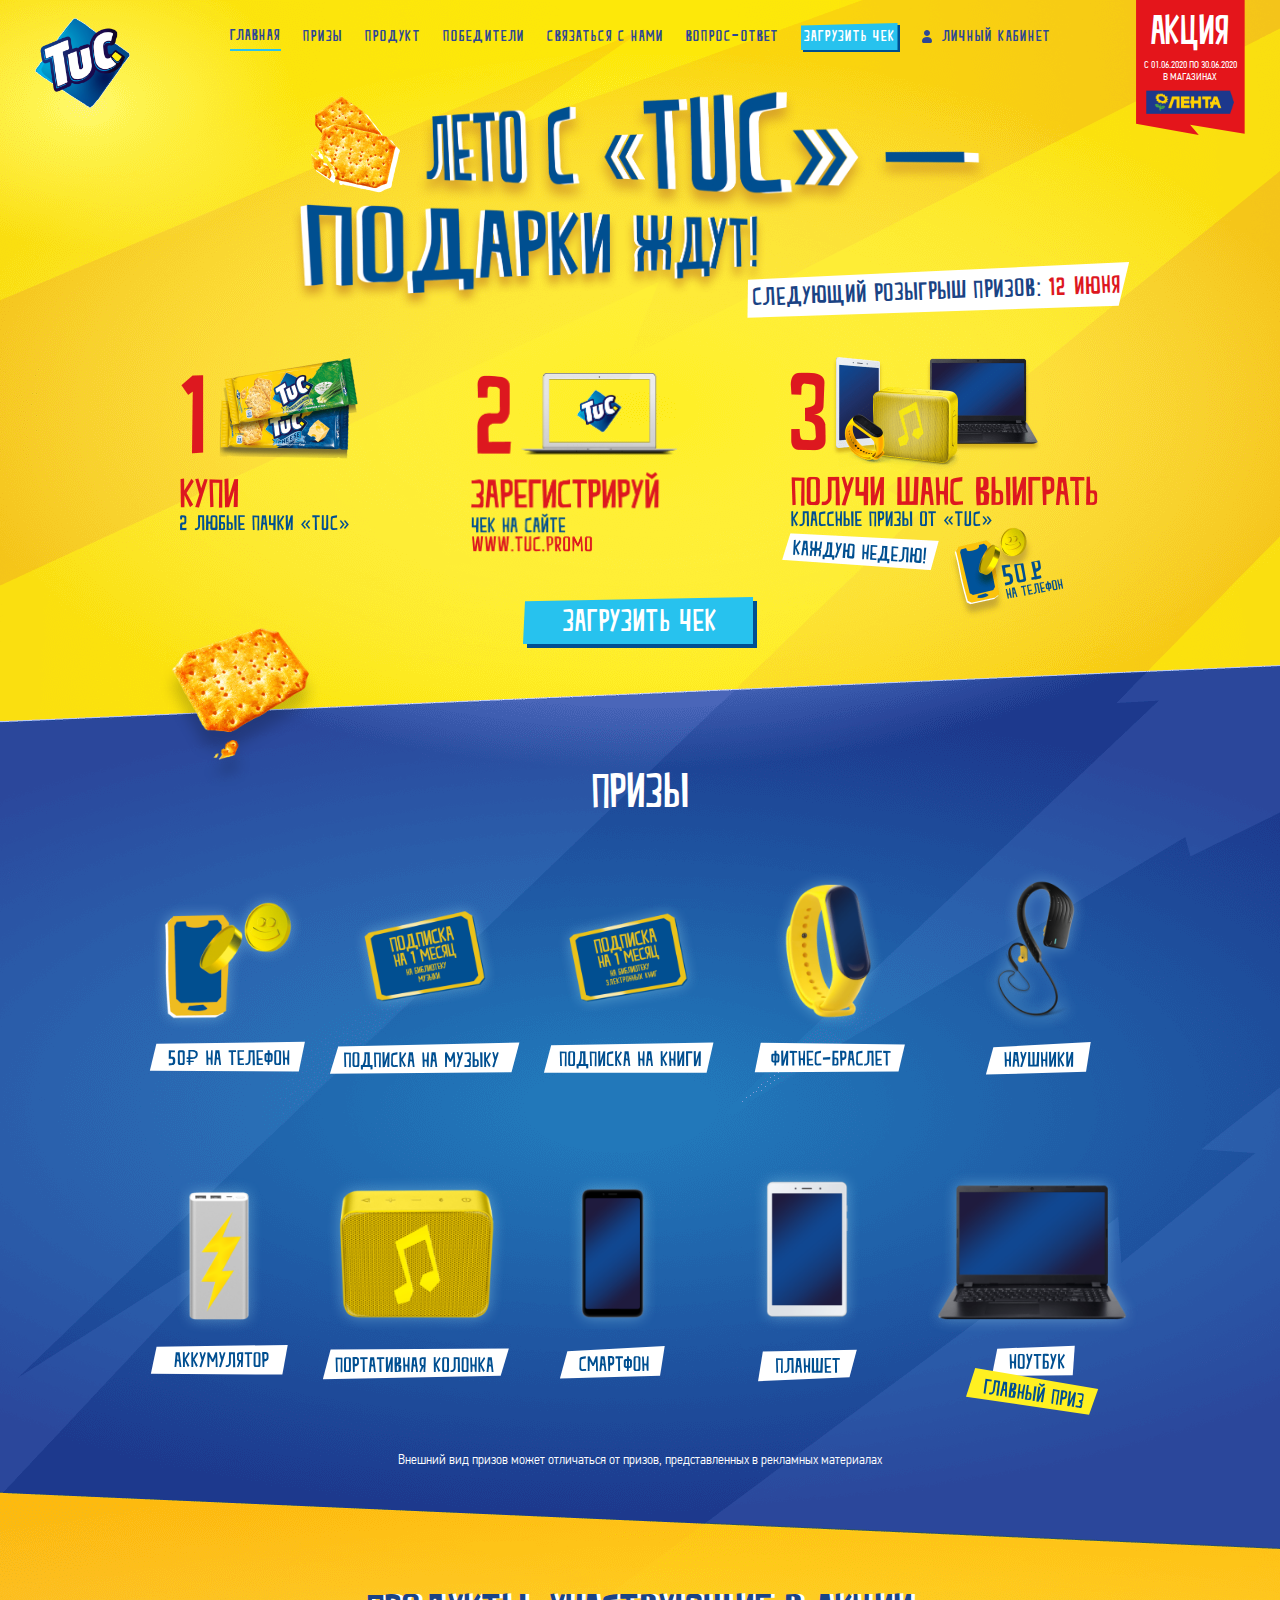
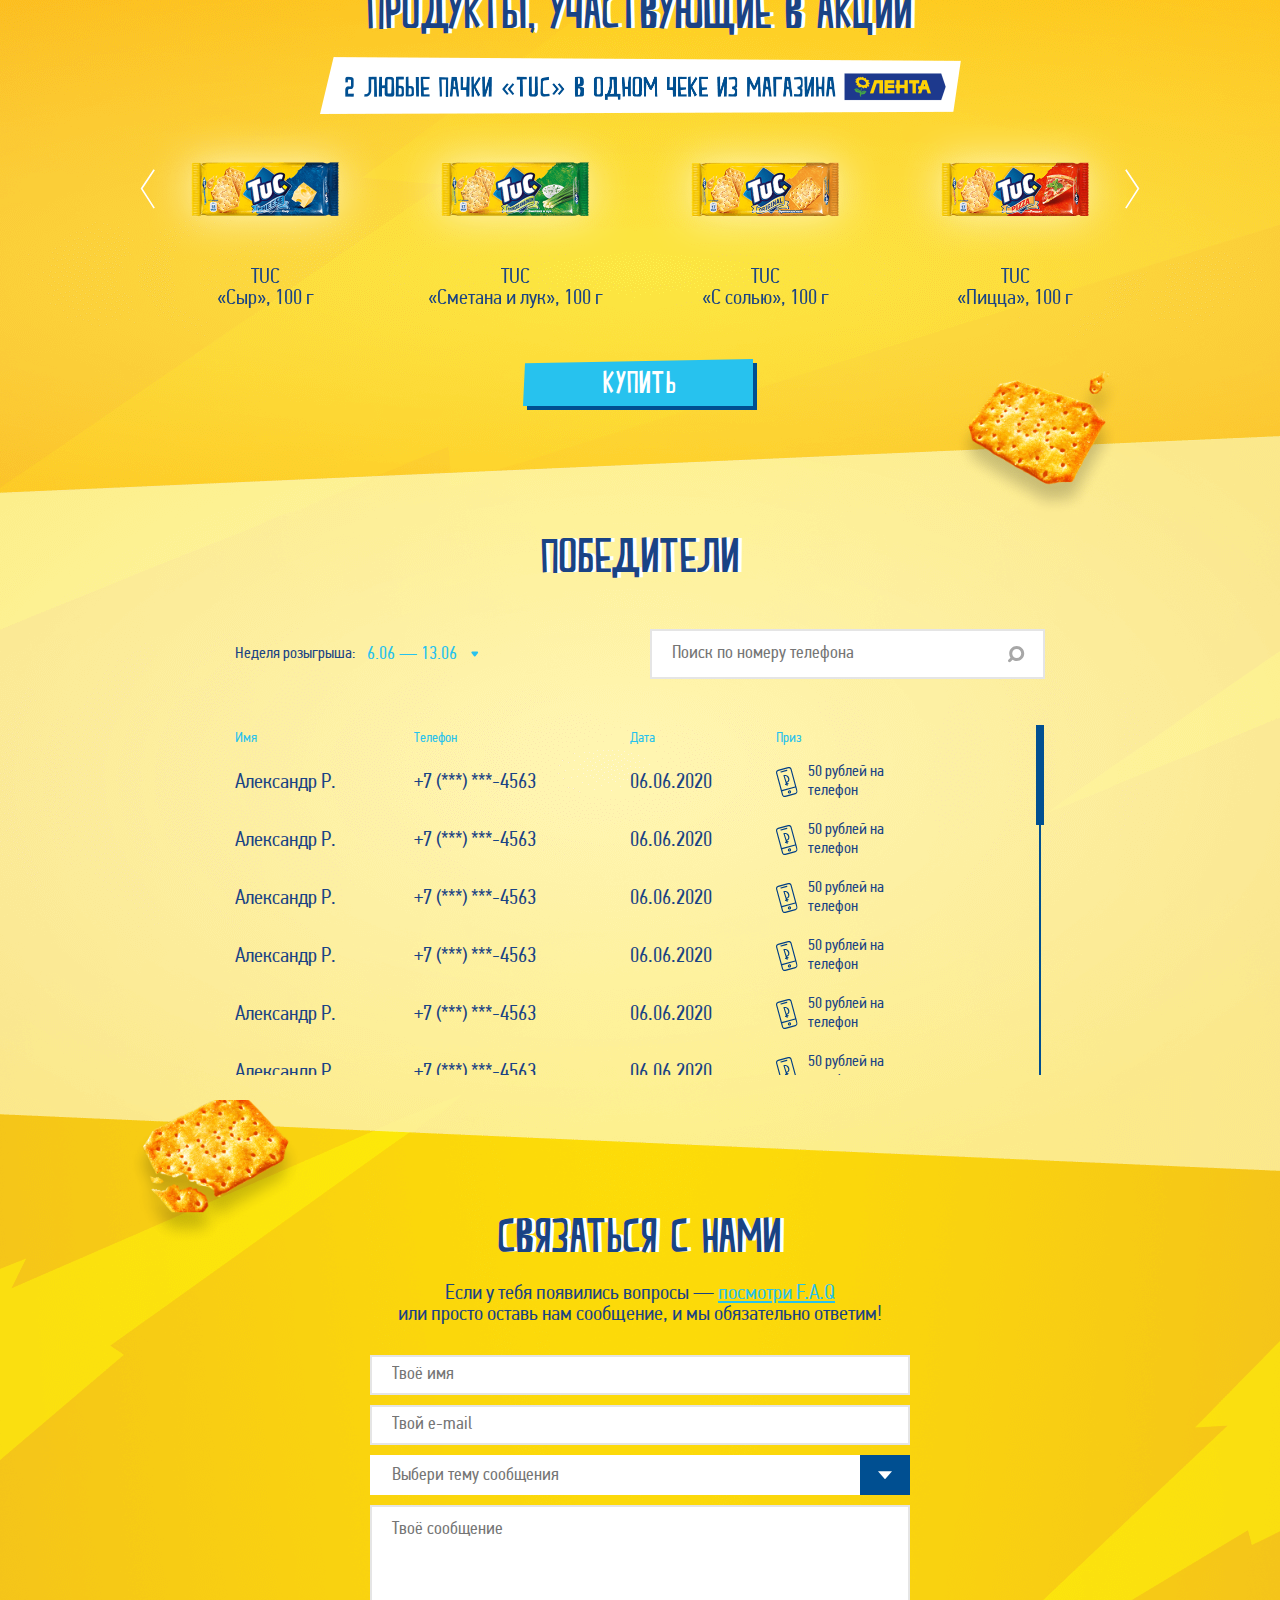
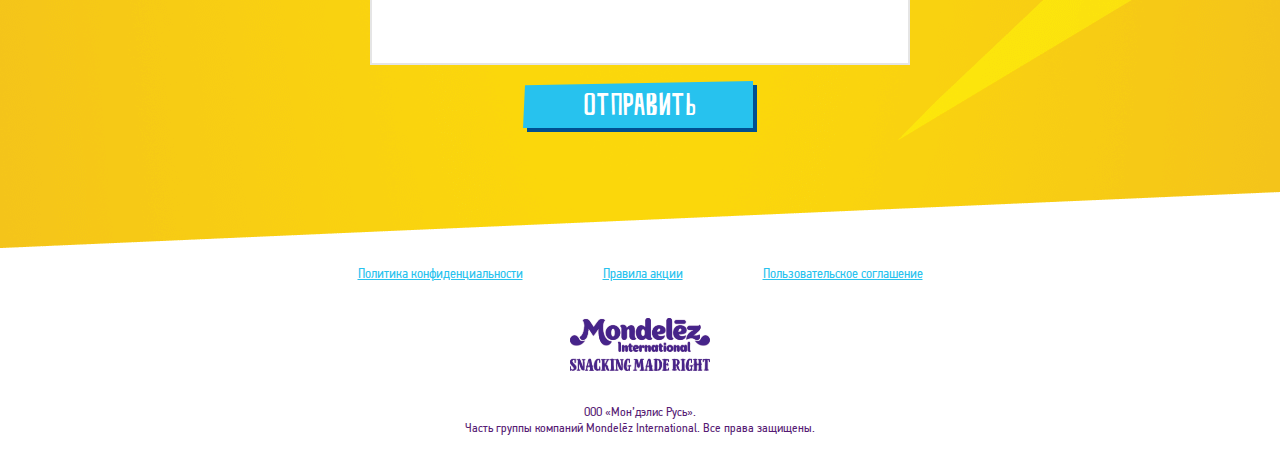
<file: index.html>
<!DOCTYPE html>
<html lang="en">
<head>
	<meta charset="UTF-8">
	<title>TUC Promo</title>
	<meta http-equiv="X-UA-Compatible" content="IE=edge">
    <meta name="viewport" content="width=device-width, initial-scale=1.0, maximum-scale=1.0, minimum-scale=1.0, user-scalable=no">
    <meta name="format-detection" content="telephone=no">
    <link rel="shortcut icon" href="img/favicon.png" type="image/png">
	<link rel="stylesheet" href="fonts/stylesheet.css">
	<link rel="stylesheet" href="libs//select2/select2.min.css">
	<link rel="stylesheet" href="libs/scrollbar/jquery.scrollbar.css">
	<link rel="stylesheet" href="css/styles.css">
	<!--[if lte IE 9]>
    <script src="http://phpbbex.com/oldies/oldies.js" charset="utf-8"></script>
    <script src="https://oss.maxcdn.com/html5shiv/3.7.3/html5shiv.min.js"></script>
    <script src="https://oss.maxcdn.com/respond/1.4.2/respond.min.js"></script>
    <![endif]-->
</head>
<body>
	<div class="wrapper main-page full">
		<div class="content">
			<header>
				<a href="index.html" class="logo">
					<img src="img/logo.png" alt="">
				</a>
				<div class="menu">
					<a href="#!" class="burger"></a>
					<nav class="menu-links">
						<a href="#main" class="anchor active">Главная</a>
						<a href="#prizes" class="anchor">Призы</a>
						<a href="#product" class="anchor">Продукт</a>
						<a href="#winners" class="anchor">Победители</a>
						<a href="#feedback" class="anchor">Связаться с нами</a>
						<a href="faq.html">Вопрос-ответ</a>
						<a href="#!" class="menu-btn pop-op" data-popup="check-upload">
							<svg width="99" height="29" viewBox="0 0 99 29" fill="none" xmlns="http://www.w3.org/2000/svg">
							    <g filter="url(#filter1_d)">
							        <path d="M0 2.5L96.5 0V27H0V2.5Z" fill="#27C2EE" />
							    </g>
							</svg>
							<span>Загрузить чек</span>
						</a>
						<a href="lk.html" class="lk-link pop-op" data-popup="auth">Личный кабинет</a>
					</nav>
				</div>
				<div class="lenta-action">
					<div class="lenta-action-title">Акция</div>
					<div class="lenta-action-text">с 01.06.2020 по 30.06.2020 <br>в магазинах</div>
					<img src="img/lenta-logo.png" alt="">
				</div>
			</header>
			<section id="main" class="main-block">
				<div class="container">
					<div class="cta">
						<img src="img/cta.png" alt="">
						<div class="rf"><p>следующий розыгрыш призов: <span>12 июня</span></p></div>
						<img src="img/tuc1.png" class="tuc tuc1" alt="">
					</div>
					<div class="steps">
						<div class="step step1">
							<img src="img/step1.png" class="desktop-visible" alt="">
							<img src="img/step1-mob.png" class="mobile-visible" alt="">
						</div>
						<div class="step step2">
							<img src="img/step2.png" class="desktop-visible" alt="">
							<img src="img/step2-mob.png" class="mobile-visible" alt="">
						</div>
						<div class="step step3">
							<img src="img/step3.png" class="desktop-visible" alt="">
							<img src="img/step3-mob.png" class="mobile-visible" alt="">
						</div>
					</div>
					<div class="btn-wrapper">
						<a href="#!" class="btn pop-op" data-popup="check-upload">
							<svg width="234" height="51" viewBox="0 0 234 51" fill="none" xmlns="http://www.w3.org/2000/svg">
							    <g filter="url(#filter0_d)">
							        <path d="M2 4.35185L230 0V47H0L2 4.35185Z" fill="#27C2EE" />
							    </g>
							</svg>
							<span>Загрузить чек</span>
						</a>
					</div>
				</div>
			</section>
			<section id="prizes" class="prizes-block">
				<div class="container">
					<div class="title prizes-title">Призы</div>
					<div class="prizes prizes-slider">
						<div class="prize-line">
							<div class="prize prize1">
								<div class="prize-img">
									<img src="img/prizes/1.png" alt="">
								</div>
								<div class="prize-text"><img src="img/prizes/1-text.svg" alt=""></div>
							</div>
							<div class="prize prize2">
								<div class="prize-img">
									<img src="img/prizes/2.png" alt="">
								</div>
								<div class="prize-text"><img src="img/prizes/2-text.svg" alt=""></div>
							</div>
							<div class="prize prize3">
								<div class="prize-img">
									<img src="img/prizes/3.png" alt="">
								</div>
								<div class="prize-text"><img src="img/prizes/3-text.svg" alt=""></div>
							</div>
							<div class="prize">
								<div class="prize-img">
									<img src="img/prizes/4.png" alt="">
								</div>
								<div class="prize-text"><img src="img/prizes/4-text.svg" alt=""></div>
							</div>
							<div class="prize">
								<div class="prize-img">
									<img src="img/prizes/5.png" alt="">
								</div>
								<div class="prize-text"><img src="img/prizes/5-text.svg" alt=""></div>
							</div>
						</div>
						<div class="prize-line">
							<div class="prize">
								<div class="prize-img">
									<img src="img/prizes/6.png" alt="">
								</div>
								<div class="prize-text"><img src="img/prizes/6-text.svg" alt=""></div>
							</div>
							<div class="prize">
								<div class="prize-img">
									<img src="img/prizes/7.png" alt="">
								</div>
								<div class="prize-text"><img src="img/prizes/7-text.svg" alt=""></div>
							</div>
							<div class="prize">
								<div class="prize-img">
									<img src="img/prizes/8.png" alt="">
								</div>
								<div class="prize-text"><img src="img/prizes/8-text.svg" alt=""></div>
							</div>
							<div class="prize">
								<div class="prize-img">
									<img src="img/prizes/9.png" alt="">
								</div>
								<div class="prize-text"><img src="img/prizes/9-text.svg" alt=""></div>
							</div>
							<div class="prize">
								<div class="prize-img">
									<img src="img/prizes/10.png" alt="">
								</div>
								<div class="prize-text"><img src="img/prizes/10-text.svg" alt=""></div>
							</div>
						</div>
					</div>
					<div class="prizes-text">Внешний вид призов может отличаться от призов, представленных в рекламных материалах</div>
				</div>
			</section>
			<section id="product" class="product-block">
				<div class="container">
					<div class="title">Продукты, участвующие в акции</div>
					<div class="products-text">
						<img src="img/products-text.png" class="desktop-visible" alt="">
						<img src="img/products-text-mob.png" class="mobile-visible" alt="">
					</div>
					<div class="products products-slider">
						<div class="product">
							<div class="product-img">
								<img src="img/products/1.png" alt="">
							</div>
							<div class="product-text">TUC <br>«Сыр», 100 г</div>
						</div>
						<div class="product">
							<div class="product-img">
								<img src="img/products/2.png" alt="">
							</div>
							<div class="product-text">TUC <br>«Сметана и лук», 100 г</div>
						</div>
						<div class="product">
							<div class="product-img">
								<img src="img/products/3.png" alt="">
							</div>
							<div class="product-text">TUC <br>«С солью», 100 г</div>
						</div>
						<div class="product">
							<div class="product-img">
								<img src="img/products/4.png" alt="">
							</div>
							<div class="product-text">TUC <br>«Пицца», 100 г</div>
						</div>
						<div class="product">
							<div class="product-img">
								<img src="img/products/5.png" alt="">
							</div>
							<div class="product-text">TUC <br>«Краб», 100 г</div>
						</div>
						<div class="product">
							<div class="product-img">
								<img src="img/products/6.png" alt="">
							</div>
							<div class="product-text">TUC <br>«Копчёные колбаски», 100 г</div>
						</div>
						<div class="product">
							<div class="product-img">
								<img src="img/products/7.png" alt="">
							</div>
							<div class="product-text">TUC- Mini <br>«Сыр», 100 г</div>
						</div>
						<div class="product">
							<div class="product-img">
								<img src="img/products/8.png" alt="">
							</div>
							<div class="product-text">TUC- Mini <br>«Лук», 100 г</div>
						</div>
					</div>
					<div class="btn-wrapper">
						<a href="#!" class="btn">
							<svg width="234" height="51" viewBox="0 0 234 51" fill="none" xmlns="http://www.w3.org/2000/svg">
							    <g filter="url(#filter0_d)">
							        <path d="M2 4.35185L230 0V47H0L2 4.35185Z" fill="#27C2EE" />
							    </g>
							</svg>
							<span>Купить</span>
						</a>
					</div>
				</div>
			</section>
			<section id="winners" class="winners-block">
				<div class="container">
					<div class="title">Победители</div>
					<div class="week-phone-winners">
						<div class="week-winners">
							<span>Неделя розыгрыша:</span>
							<div class="form__input select">
								<select name="week" class="week">
									<option value="6.09 — 13.09">6.06 — 13.06</option>
									<option value="14.09 — 21.09">14.06 — 21.06</option>
									<option value="22.09 — 29.09">22.06 — 29.06</option>
									<option value="22.09 — 29.09">22.07 — 29.07</option>
									<option value="22.09 — 29.09">22.07 — 29.07</option>
									<option value="22.09 — 29.09">22.07 — 29.07</option>
								</select>
							</div>
						</div>
						<div class="input-field winners-input">
							<input type="text" class="input-search phone-mask" name="search" placeholder="Поиск по номеру телефона">
							<input type="submit" class="winners-search">
						</div>
					</div>
					<div class="personal__table winners table-wrapper">
						<table>
							<thead>
								<tr>
									<th class="desktop-visible">Имя</th>
									<th class="desktop-visible">Телефон</th>
									<th class="desktop-visible">Дата</th>
									<th class="mobile-visible">Победитель</th>
									<th>Приз</th>
								</tr>
							</thead>
							<tbody>
								<tr>
									<td class="desktop-visible">Александр Р.</td>
									<td class="desktop-visible">+7 (***) ***-4563</td>
									<td class="desktop-visible">06.06.2020</td>
									<td class="mobile-visible">
										Александр Р. <br>
										+7 (***) ***-4563 <br>
										06.06.2020
									</td>
									<td class="prize-column"><img src="img/prizes/1-icon.svg" alt="50 рублей на телефон"><span>50 рублей на телефон</span></td>
								</tr>
								<tr>
									<td class="desktop-visible">Александр Р.</td>
									<td class="desktop-visible">+7 (***) ***-4563</td>
									<td class="desktop-visible">06.06.2020</td>
									<td class="mobile-visible">
										Александр Р. <br>
										+7 (***) ***-4563 <br>
										06.06.2020
									</td>
									<td class="prize-column"><img src="img/prizes/1-icon.svg" alt="50 рублей на телефон"><span>50 рублей на телефон</span></td>
								</tr>
								<tr>
									<td class="desktop-visible">Александр Р.</td>
									<td class="desktop-visible">+7 (***) ***-4563</td>
									<td class="desktop-visible">06.06.2020</td>
									<td class="mobile-visible">
										Александр Р. <br>
										+7 (***) ***-4563 <br>
										06.06.2020
									</td>
									<td class="prize-column"><img src="img/prizes/1-icon.svg" alt="50 рублей на телефон"><span>50 рублей на телефон</span></td>
								</tr>
								<tr>
									<td class="desktop-visible">Александр Р.</td>
									<td class="desktop-visible">+7 (***) ***-4563</td>
									<td class="desktop-visible">06.06.2020</td>
									<td class="mobile-visible">
										Александр Р. <br>
										+7 (***) ***-4563 <br>
										06.06.2020
									</td>
									<td class="prize-column"><img src="img/prizes/1-icon.svg" alt="50 рублей на телефон"><span>50 рублей на телефон</span></td>
								</tr>
								<tr>
									<td class="desktop-visible">Александр Р.</td>
									<td class="desktop-visible">+7 (***) ***-4563</td>
									<td class="desktop-visible">06.06.2020</td>
									<td class="mobile-visible">
										Александр Р. <br>
										+7 (***) ***-4563 <br>
										06.06.2020
									</td>
									<td class="prize-column"><img src="img/prizes/1-icon.svg" alt="50 рублей на телефон"><span>50 рублей на телефон</span></td>
								</tr>
								<tr>
									<td class="desktop-visible">Александр Р.</td>
									<td class="desktop-visible">+7 (***) ***-4563</td>
									<td class="desktop-visible">06.06.2020</td>
									<td class="mobile-visible">
										Александр Р. <br>
										+7 (***) ***-4563 <br>
										06.06.2020
									</td>
									<td class="prize-column"><img src="img/prizes/1-icon.svg" alt="50 рублей на телефон"><span>50 рублей на телефон</span></td>
								</tr>
							</tbody>
						</table>
					</div>
				</div>
			</section>
			<section id="feedback" class="feedback-block">
				<div class="container">
					<div class="title">Связаться с нами</div>
					<div class="feedback-text">Если у тебя появились вопросы — <a href="faq.html" class="link">посмотри F.A.Q</a> <br class="desktop-visible">или просто оставь нам сообщение, и мы обязательно ответим!</div>
					<form class="feedback-form">
						<div class="input-field">
                    		<input type="text" name="name" placeholder="Твоё имя" required>
                    	</div>
                    	<div class="input-field">
                    		<input type="text" name="email" placeholder="Твой e-mail" required>
                    	</div>
                    	<div class="input-field">
                    		<div class="select">
								<select name="theme" data-placeholder="Выбери тему сообщения" required>
									<option value=""></option>
									<option value="1">Тема 1</option>
									<option value="2">Тема 2</option>
									<option value="3">Тема 3</option>
								</select>
							</div>
                    	</div>
                    	<div class="input-field">
                    		<textarea name="message" placeholder="Твоё сообщение" required></textarea>
                    	</div>
                    	<div class="btn-wrapper">
                    		<button class="btn">
                    			<svg width="234" height="51" viewBox="0 0 234 51" fill="none" xmlns="http://www.w3.org/2000/svg">
								    <g filter="url(#filter0_d)">
								        <path d="M2 4.35185L230 0V47H0L2 4.35185Z" fill="#27C2EE" />
								    </g>
								</svg>
								<span>Отправить</span>
                    		</button>
						</div>
					</form>
				</div>
			</section>
			<img src="img/tuc2.png" class="tuc tuc2" alt="">
			<img src="img/tuc3.png" class="tuc tuc3" alt="">
			<img src="img/tuc4.png" class="tuc tuc4" alt="">
		</div>
		<footer>
			<div class="footer-links">
				<a href="#!" class="link" target="_blank">Политика конфиденциальности</a>
				<a href="#!" class="link" target="_blank">Правила акции</a>
				<a href="#!" class="link" target="_blank">Пользовательское соглашение</a>
			</div>
			<div class="mndlz-logo">
				<img src="img/mndlz.svg" alt="">
			</div>
			<div class="copyright">ООО «Мон’дэлис Русь». <br class="desktop-visible">Часть группы компаний Mondelēz International. Все права защищены.</div>
		</footer>
	</div>
	<div class="popups">
		<div id="auth" class="popup">
			<div class="popup__wrap">
				<a href="#!" class="close-popup js-close-popup">
					<span>закрыть</span>
					<svg width="12" height="12" viewBox="0 0 12 12" fill="none" xmlns="http://www.w3.org/2000/svg">
						<path d="M11 1L1 11" stroke="#1A4384" stroke-width="2" stroke-linecap="round" stroke-linejoin="round"/>
						<path d="M1 1L11 11" stroke="#1A4384" stroke-width="2" stroke-linecap="round" stroke-linejoin="round"/>
					</svg>
				</a>
                <div class="popup__inner">
                    <div class="popup__title">Войти на сайт</div>
                    <div class="popup__error"></div>
                    <form class="popup-form">
                    	<div class="input-field">
                    		<input type="text" name="phone" class="phone-mask" placeholder="Телефон" required>
                    	</div>
                    	<div class="input-field mb0">
                    		<input type="password" name="password" placeholder="Пароль" required>                    		
                    	</div>
                    	<div class="restore-link-wrapper">
                    		<a href="#!" class="link restore-link pop-op" data-popup="restore-password">Не помнишь пароль?</a>
                    	</div>
                    	<div class="btn-wrap">
                    		<button class="btn">
								<svg width="234" height="51" viewBox="0 0 234 51" fill="none" xmlns="http://www.w3.org/2000/svg">
								    <g filter="url(#filter0_d)">
								        <path d="M2 4.35185L230 0V47H0L2 4.35185Z" fill="#27C2EE" />
								    </g>
								</svg>
								<span>Войти</span>
                    		</button>
                    	</div>
                    </form>
                    <div class="reg-text">
                    	Если ты впервые на сайте, тебе нужно
                    	<a href="#!" class="link popup-link pop-op" data-popup="reg">Зарегистрироваться</a>
                    </div>
                </div>
            </div>
		</div>
		<div id="reg" class="popup">
			<div class="popup__wrap">
				<a href="#!" class="close-popup js-close-popup">
					<span>закрыть</span>
					<svg width="12" height="12" viewBox="0 0 12 12" fill="none" xmlns="http://www.w3.org/2000/svg">
						<path d="M11 1L1 11" stroke="#1A4384" stroke-width="2" stroke-linecap="round" stroke-linejoin="round"/>
						<path d="M1 1L11 11" stroke="#1A4384" stroke-width="2" stroke-linecap="round" stroke-linejoin="round"/>
					</svg>
				</a>
                <div class="popup__inner">
                    <div class="popup__title">Регистрация</div>
                    <div class="popup__error"></div>
                    <form class="popup-form mb0">
                    	<div class="input-field">
                    		<input type="text" name="lastName" placeholder="Фамилия" required>
                    	</div>
                    	<div class="input-field">
                    		<input type="text" name="firstName" placeholder="Имя" required>
                    	</div>
                    	<div class="input-field">
                    		<input type="text" name="patronymic" placeholder="Отчество" required>
                    	</div>
                    	<div class="input-field">
                    		<input type="text" name="email" placeholder="E-mail" required>
                    	</div>
                    	<div class="input-field">
                    		<input type="text" name="phone" class="phone-mask" placeholder="Телефон" required>
                    	</div>
                    	<div class="popup__text popup-phone-info">На данный номер будет отправлен денежный приз в случае выигрыша</div>
                    	<div class="checkbox-wrapper">
							<div class="input-field checkbox-field">
	                            <label for="check-rules" class="checkbox">
	                                <input id="check-rules" name="check-rules" type="checkbox" required>
	                                <span class="checkmark"></span>
	                                <span class="checkbox-text">Я согласен с <a href="#!" class="rules-link link" target="_blank">Правилами акции</a></span>
	                            </label> 
	                        </div>
	                        <div class="input-field checkbox-field">
	                            <label for="check-data" class="checkbox">
	                                <input id="check-data" name="check-data" type="checkbox" required>
	                                <span class="checkmark"></span>
	                                <span class="checkbox-text">Я согласен на обработку моих персональных данных</span>
	                            </label> 
	                        </div>
						</div>
                    	<div class="btn-wrap">
                    		<!-- <button class="btn">
								<svg width="234" height="51" viewBox="0 0 234 51" fill="none" xmlns="http://www.w3.org/2000/svg">
								    <g filter="url(#filter0_d)">
								        <path d="M2 4.35185L230 0V47H0L2 4.35185Z" fill="#27C2EE" />
								    </g>
								</svg>
								<span>Отправить</span>
                    		</button> -->
                    		<a href="#!" class="btn pop-op" data-popup="reg-complete">
								<svg width="234" height="51" viewBox="0 0 234 51" fill="none" xmlns="http://www.w3.org/2000/svg">
								    <g filter="url(#filter0_d)">
								        <path d="M2 4.35185L230 0V47H0L2 4.35185Z" fill="#27C2EE" />
								    </g>
								</svg>
								<span>Отправить</span>
                    		</a>
                    	</div>
                    </form>
                </div>
            </div>
		</div>
		<div id="reg-complete" class="popup">
			<div class="popup__wrap">
				<a href="#!" class="close-popup js-close-popup">
					<span>закрыть</span>
					<svg width="12" height="12" viewBox="0 0 12 12" fill="none" xmlns="http://www.w3.org/2000/svg">
						<path d="M11 1L1 11" stroke="#1A4384" stroke-width="2" stroke-linecap="round" stroke-linejoin="round"/>
						<path d="M1 1L11 11" stroke="#1A4384" stroke-width="2" stroke-linecap="round" stroke-linejoin="round"/>
					</svg>
				</a>
                <div class="popup__inner">
                    <div class="popup__title">Регистрация <br>пройдена</div>
                    <div class="popup__desc">Пароль отправлен на почту, <br>указанную при регистрации</div>
                    <a href="#!" class="btn pop-op" data-popup="auth">
						<svg width="234" height="51" viewBox="0 0 234 51" fill="none" xmlns="http://www.w3.org/2000/svg">
						    <g filter="url(#filter0_d)">
						        <path d="M2 4.35185L230 0V47H0L2 4.35185Z" fill="#27C2EE" />
						    </g>
						</svg>
						<span>Войти</span>
            		</a>
                </div>
            </div>
		</div>
		<div id="restore-password" class="popup">
			<div class="popup__wrap">
				<a href="#!" class="close-popup js-close-popup">
					<span>закрыть</span>
					<svg width="12" height="12" viewBox="0 0 12 12" fill="none" xmlns="http://www.w3.org/2000/svg">
						<path d="M11 1L1 11" stroke="#1A4384" stroke-width="2" stroke-linecap="round" stroke-linejoin="round"/>
						<path d="M1 1L11 11" stroke="#1A4384" stroke-width="2" stroke-linecap="round" stroke-linejoin="round"/>
					</svg>
				</a>
                <div class="popup__inner">
                    <div class="popup__title">Восстановление пароля</div>
                    <form class="popup-form">
                    	<div class="popup__desc before-send">Введи свой номер мобильного телефона для восстановления пароля</div>
                    	<div class="popup__desc after-send" style="display: none;">Пароль был отправлен<br>на твой номер телефона</div>
                    	<div class="input-field">
                    		<input type="text" name="phone" class="phone-mask" placeholder="Телефон" required>
                    	</div>
                    	<div class="input-field">
							<span class="clock-text" style="display: none;">Можно отправить повторно через <span class="clock"></span></span>
                    	</div>
                    	<div class="btn-wrap">
                    		<button class="btn">
								<svg width="234" height="51" viewBox="0 0 234 51" fill="none" xmlns="http://www.w3.org/2000/svg">
								    <g filter="url(#filter0_d)">
								        <path d="M2 4.35185L230 0V47H0L2 4.35185Z" fill="#27C2EE" />
								    </g>
								</svg>
								<span>Отправить</span>
                    		</button>
                    	</div>
                    </form>
                </div>
            </div>
		</div>
		<div id="check-upload" class="popup check-upload">
			<div class="popup__wrap">
				<a href="#!" class="close-popup js-close-popup">
					<span>закрыть</span>
					<svg width="12" height="12" viewBox="0 0 12 12" fill="none" xmlns="http://www.w3.org/2000/svg">
						<path d="M11 1L1 11" stroke="#1A4384" stroke-width="2" stroke-linecap="round" stroke-linejoin="round"/>
						<path d="M1 1L11 11" stroke="#1A4384" stroke-width="2" stroke-linecap="round" stroke-linejoin="round"/>
					</svg>
				</a>
                <div class="popup__inner">
                	<div class="popup__title">Загрузка чека</div>
                    <div class="iframe-wrap">
                        <iframe src="https://checkservice.emg.ru/Upload?id=65247c05-8b93-481e-98d0-ea6d5171f343&participantId=3&hash=2e10e3df5adece98b205b4f80f5f4283" class="iframe" frameborder="0"></iframe>
                    </div>
                </div>
            </div>
		</div>
	</div>

	<svg class="svg-filters">
	    <defs>
		    <filter id="filter1_d" x="0" y="0" width="98.5" height="29" filterUnits="userSpaceOnUse" color-interpolation-filters="sRGB">
		        <feFlood flood-opacity="0" result="BackgroundImageFix" />
		        <feColorMatrix in="SourceAlpha" type="matrix" values="0 0 0 0 0 0 0 0 0 0 0 0 0 0 0 0 0 0 127 0" />
		        <feOffset dx="2" dy="2" />
		        <feColorMatrix type="matrix" values="0 0 0 0 0 0 0 0 0 0.305882 0 0 0 0 0.564706 0 0 0 1 0" />
		        <feBlend mode="normal" in2="BackgroundImageFix" result="effect1_dropShadow" />
		        <feBlend mode="normal" in="SourceGraphic" in2="effect1_dropShadow" result="shape" />
		    </filter>
		    <filter id="filter0_d" x="0" y="0" width="234" height="51" filterUnits="userSpaceOnUse" color-interpolation-filters="sRGB">
		        <feFlood flood-opacity="0" result="BackgroundImageFix" />
		        <feColorMatrix in="SourceAlpha" type="matrix" values="0 0 0 0 0 0 0 0 0 0 0 0 0 0 0 0 0 0 127 0" />
		        <feOffset dx="4" dy="4" />
		        <feColorMatrix type="matrix" values="0 0 0 0 0 0 0 0 0 0.309804 0 0 0 0 0.568627 0 0 0 1 0" />
		        <feBlend mode="normal" in2="BackgroundImageFix" result="effect1_dropShadow" />
		        <feBlend mode="normal" in="SourceGraphic" in2="effect1_dropShadow" result="shape" />
		    </filter>
		</defs>
	</svg>

	<script src="libs/jquery-3.4.1.min.js"></script>
	<script src="libs/select2/select2.min.js"></script>
	<script src="libs/jquery.validate.min.js"></script>
	<script src="libs/scrollbar/jquery.scrollbar.min.js"></script>
	<script src="libs/jquery.inputmask.bundle.min.js"></script>
	<script src="libs/jquery.countdown.min.js"></script>
	<script src="libs/slick.min.js"></script>
	<script src="js/scripts.js"></script>
</body>
</html>
</file>
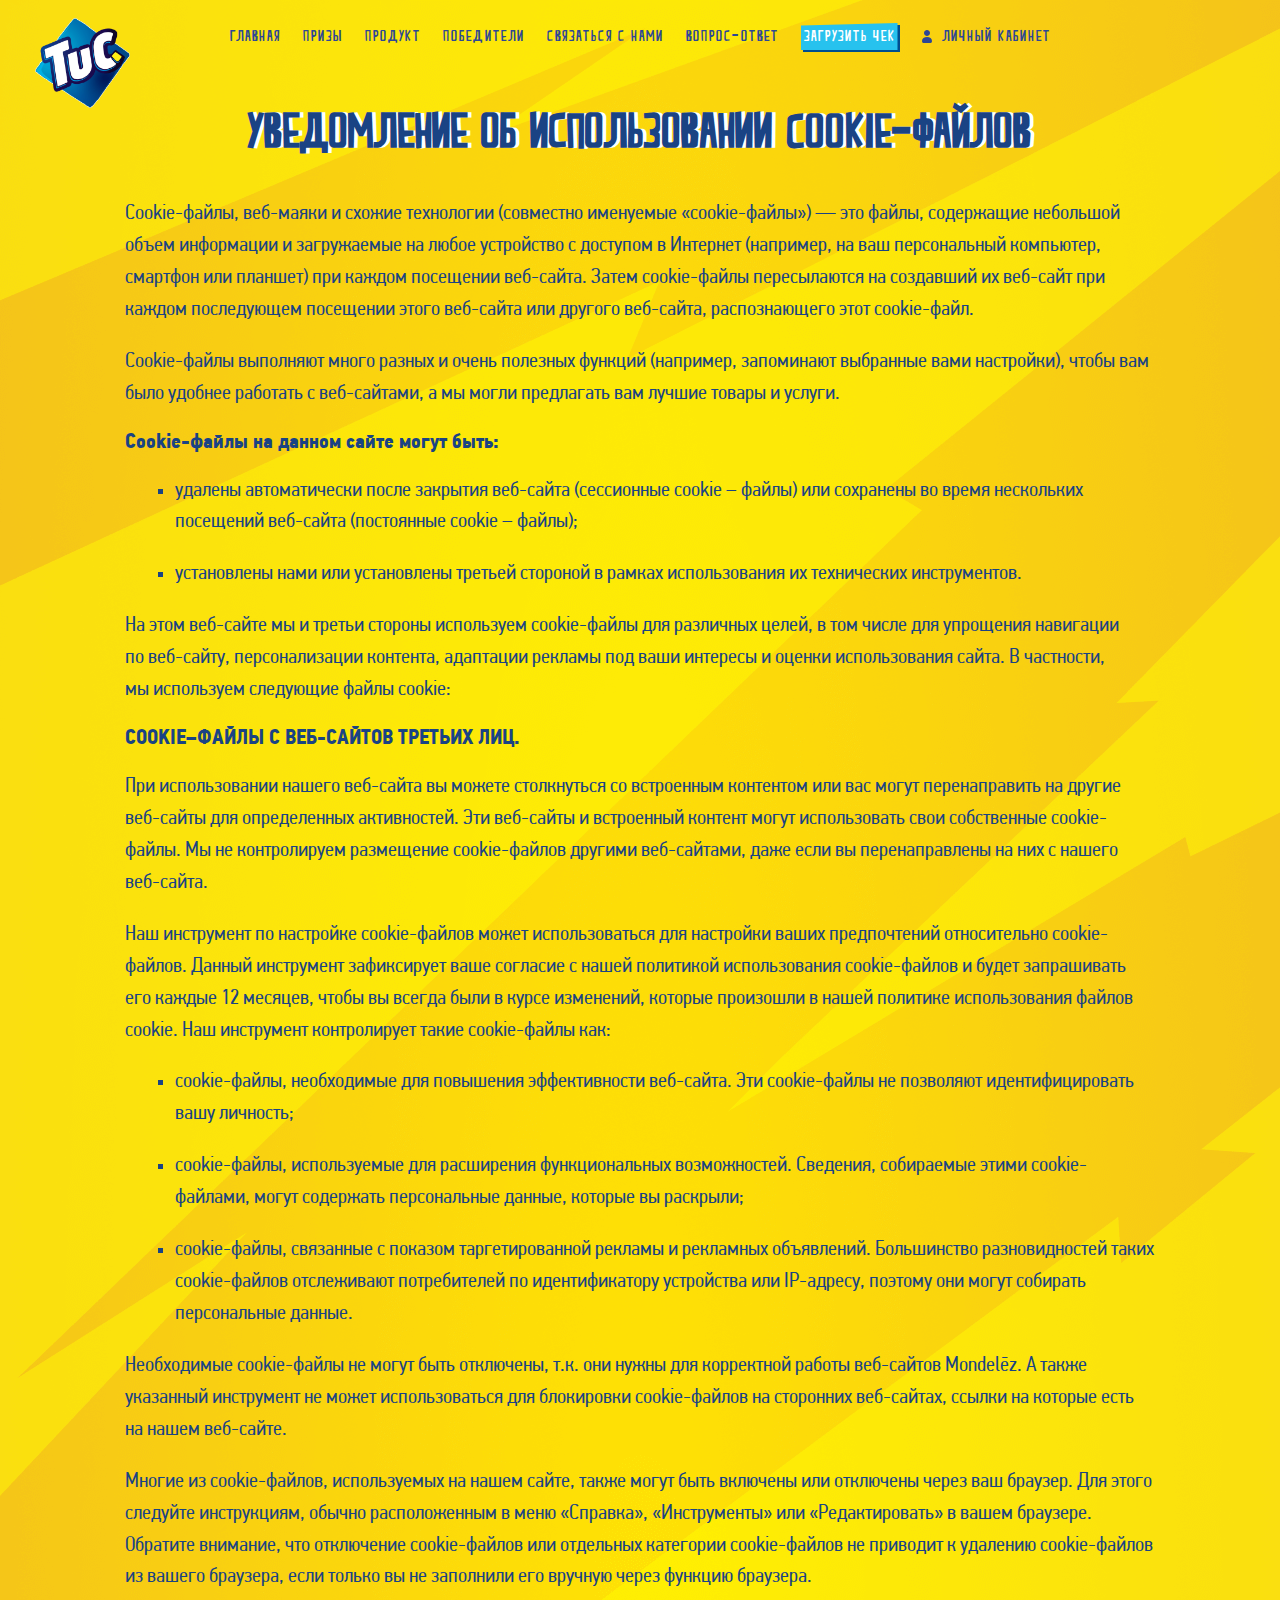
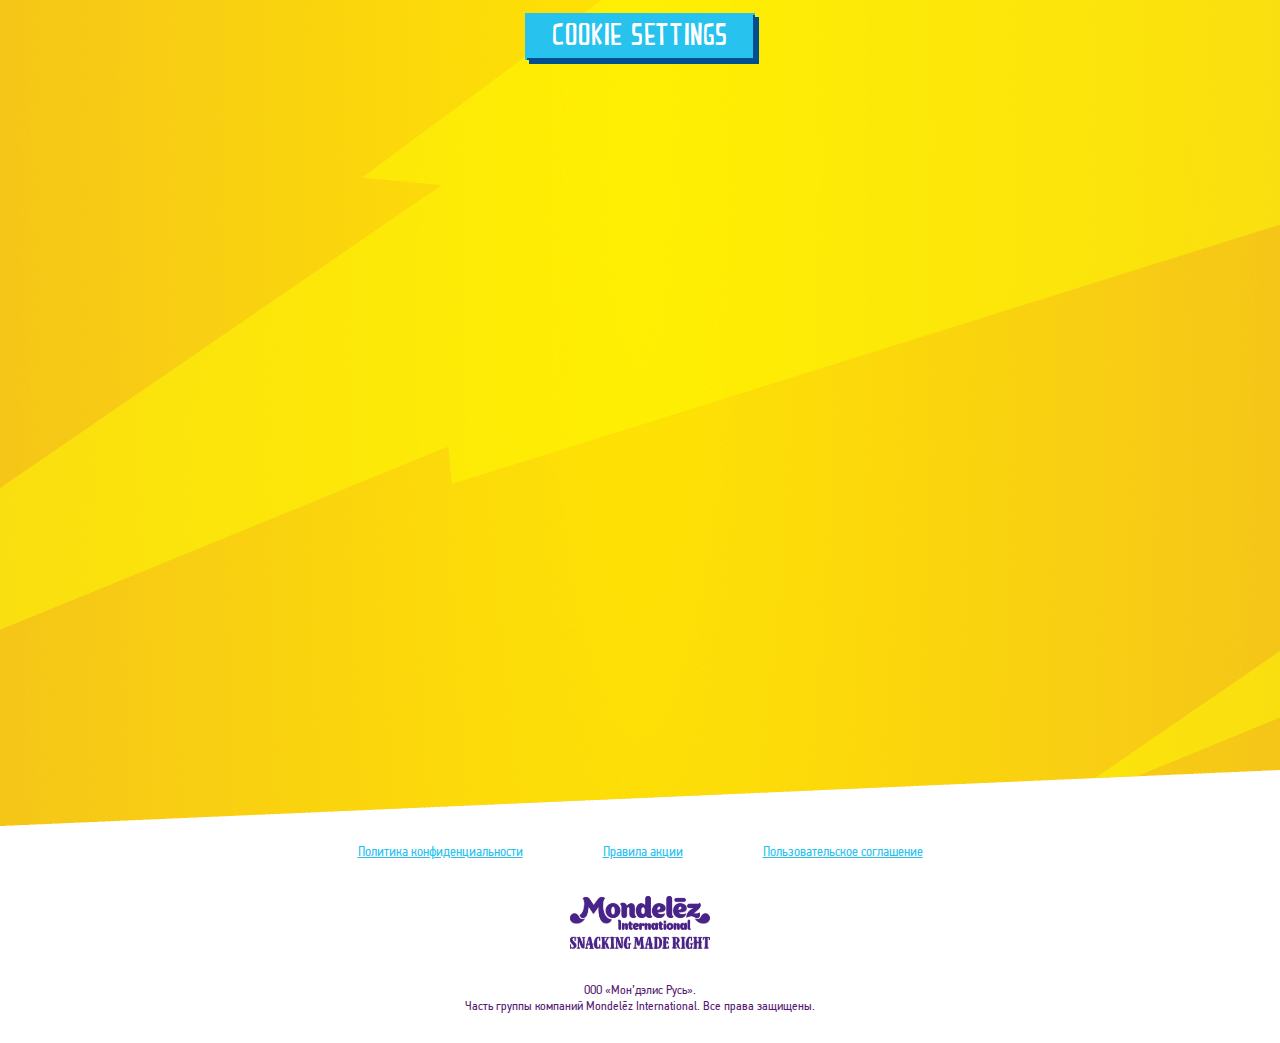
<file: cookies.html>
<!DOCTYPE html>
<html lang="en">
<head>
	<meta charset="UTF-8">
	<title>TUC Promo</title>
	<meta http-equiv="X-UA-Compatible" content="IE=edge">
    <meta name="viewport" content="width=device-width, initial-scale=1.0, maximum-scale=1.0, minimum-scale=1.0, user-scalable=no">
    <meta name="format-detection" content="telephone=no">
    <link rel="shortcut icon" href="img/favicon.png" type="image/png">
	<link rel="stylesheet" href="fonts/stylesheet.css">
	<link rel="stylesheet" href="libs//select2/select2.min.css">
	<link rel="stylesheet" href="libs/scrollbar/jquery.scrollbar.css">
	<link rel="stylesheet" href="css/styles.css">
	<!--[if lte IE 9]>
    <script src="http://phpbbex.com/oldies/oldies.js" charset="utf-8"></script>
    <script src="https://oss.maxcdn.com/html5shiv/3.7.3/html5shiv.min.js"></script>
    <script src="https://oss.maxcdn.com/respond/1.4.2/respond.min.js"></script>
    <![endif]-->
</head>
<body>
	<div class="wrapper cookies-page">
		<div class="content">
			<header>
				<a href="index.html" class="logo">
					<img src="img/logo.png" alt="">
				</a>
				<div class="menu">
					<a href="#!" class="burger"></a>
					<nav class="menu-links">
						<a href="index.html">Главная</a>
						<a href="index.html#prizes">Призы</a>
						<a href="index.html#product">Продукт</a>
						<a href="index.html#winners">Победители</a>
						<a href="index.html#feedback">Связаться с нами</a>
						<a href="faq.html">Вопрос-ответ</a>
						<a href="#!" class="menu-btn pop-op" data-popup="check-upload">
							<svg width="99" height="29" viewBox="0 0 99 29" fill="none" xmlns="http://www.w3.org/2000/svg">
							    <g filter="url(#filter1_d)">
							        <path d="M0 2.5L96.5 0V27H0V2.5Z" fill="#27C2EE" />
							    </g>
							</svg>
							<span>Загрузить чек</span>
						</a>
						<a href="lk.html" class="lk-link">Личный кабинет</a>
					</nav>
				</div>
			</header>
			<section class="cookies-block">
				<div class="container">
					<h1 class="title">Уведомление об использовании Cookie-файлов</h1>
			        <p>
			            Cookie-файлы, веб-маяки и&nbsp;схожие технологии (совместно именуемые &laquo;cookie-файлы&raquo;)&nbsp;&mdash; это файлы, содержащие небольшой объем информации и&nbsp;загружаемые на&nbsp;любое устройство с&nbsp;доступом в&nbsp;Интернет (например, на&nbsp;ваш персональный компьютер, смартфон или планшет) при каждом посещении веб-сайта. Затем cookie-файлы пересылаются на&nbsp;создавший их&nbsp;веб-сайт при каждом последующем посещении этого веб-сайта или другого веб-сайта, распознающего этот cookie-файл.
			        </p>
			        <p>
			            Cookie-файлы выполняют много разных и&nbsp;очень полезных функций (например, запоминают выбранные вами настройки), чтобы вам было удобнее работать с&nbsp;веб-сайтами, а&nbsp;мы&nbsp;могли предлагать вам лучшие товары и&nbsp;услуги.
			        </p>
			        <h3 class="main-cookie-h3">Cookie-файлы на данном сайте могут быть:</h3>
			        <ul class="cookie-text-ul">
			            <li><span>удалены автоматически после закрытия веб-сайта (сессионные cookie – файлы) или сохранены во время нескольких посещений веб-сайта (постоянные cookie – файлы);</span></li>
			            <li><span>установлены нами или установлены третьей стороной в рамках использования их технических инструментов.</span></li>
			        </ul>
			        <p>
			            На&nbsp;этом веб-сайте мы&nbsp;и&nbsp;третьи стороны используем cookie-файлы для различных целей, в&nbsp;том числе для упрощения навигации по&nbsp;веб-сайту, персонализации контента, адаптации рекламы под ваши интересы и&nbsp;оценки использования сайта. В&nbsp;частности, мы&nbsp;используем следующие файлы cookie:
			        </p>
			        <!-- OneTrust Cookies List start -->
			        <div id="ot-sdk-cookie-policy"></div>
			        <!-- OneTrust Cookies List end -->
			        <h2 class="main-cookie-h2">COOKIE–ФАЙЛЫ С ВЕБ-САЙТОВ ТРЕТЬИХ ЛИЦ.</h2>
			        <p>
			            При использовании нашего веб-сайта вы&nbsp;можете столкнуться со&nbsp;встроенным контентом или вас могут перенаправить на&nbsp;другие веб-сайты для определенных активностей. Эти веб-сайты и&nbsp;встроенный контент могут использовать свои собственные cookie-файлы. Мы&nbsp;не&nbsp;контролируем размещение cookie-файлов другими веб-сайтами, даже если вы&nbsp;перенаправлены на&nbsp;них с&nbsp;нашего веб-сайта.
			        </p>
			        <p>
			            Наш инструмент по&nbsp;настройке cookie-файлов может использоваться для настройки ваших предпочтений относительно cookie-файлов. Данный инструмент зафиксирует ваше согласие с&nbsp;нашей политикой использования cookie-файлов и&nbsp;будет запрашивать его каждые 12&nbsp;месяцев, чтобы вы&nbsp;всегда были в&nbsp;курсе изменений, которые произошли в&nbsp;нашей политике использования файлов cookie. Наш инструмент контролирует такие cookie-файлы как:
			        </p>
			        <ul class="cookie-text-ul">
			            <li><span>cookie-файлы, необходимые для повышения эффективности веб-сайта. Эти cookie-файлы не&nbsp;позволяют идентифицировать вашу личность;</span></li>
			            <li><span>cookie-файлы, используемые для расширения функциональных возможностей. Сведения, собираемые этими cookie-файлами, могут содержать персональные данные, которые вы&nbsp;раскрыли;</span></li> 
			            <li><span>cookie-файлы, связанные с&nbsp;показом таргетированной рекламы и&nbsp;рекламных объявлений. Большинство разновидностей таких cookie-файлов отслеживают потребителей по&nbsp;идентификатору устройства или IP-адресу, поэтому они могут собирать персональные данные.</span></li>
			        </ul>
			        <p>
			            Необходимые cookie-файлы не&nbsp;могут быть отключены, т.к. они нужны для корректной работы веб-сайтов Mondelēz. А&nbsp;также указанный инструмент не&nbsp;может использоваться для блокировки cookie-файлов на&nbsp;сторонних веб-сайтах, ссылки на&nbsp;которые есть на&nbsp;нашем веб-сайте.
			        </p>
			        <p>
			            Многие из&nbsp;cookie-файлов, используемых на&nbsp;нашем сайте, также могут быть включены или отключены через ваш браузер. Для этого следуйте инструкциям, обычно расположенным в&nbsp;меню &laquo;Справка&raquo;, &laquo;Инструменты&raquo; или &laquo;Редактировать&raquo; в&nbsp;вашем браузере. Обратите внимание, что отключение cookie-файлов или отдельных категории cookie-файлов не&nbsp;приводит к&nbsp;удалению cookie-файлов из&nbsp;вашего браузера, если только вы&nbsp;не&nbsp;заполнили его вручную через функцию браузера.
			        </p>
			        <!-- OneTrust Cookies Settings button start -->
			        <button id="ot-sdk-btn" class="ot-sdk-show-settings btn btn-link">
						<svg width="234" height="51" viewBox="0 0 234 51" fill="none" xmlns="http://www.w3.org/2000/svg">
						    <g filter="url(#filter0_d)">
						        <path d="M2 4.35185L230 0V47H0L2 4.35185Z" fill="#27C2EE" />
						    </g>
						</svg>
						<span>Cookie Settings</span>
					</button>
			        <!-- OneTrust Cookies Settings button end -->
				</div>
			</section>
		</div>
		<footer>
			<div class="footer-links">
				<a href="#!" class="link" target="_blank">Политика конфиденциальности</a>
				<a href="#!" class="link" target="_blank">Правила акции</a>
				<a href="#!" class="link" target="_blank">Пользовательское соглашение</a>
			</div>
			<div class="mndlz-logo">
				<img src="img/mndlz.svg" alt="">
			</div>
			<div class="copyright">ООО «Мон’дэлис Русь». <br class="desktop-visible">Часть группы компаний Mondelēz International. Все права защищены.</div>
		</footer>
	</div>
	<div class="popups">
		<div id="auth" class="popup">
			<div class="popup__wrap">
				<a href="#!" class="close-popup js-close-popup">
					<span>закрыть</span>
					<svg width="12" height="12" viewBox="0 0 12 12" fill="none" xmlns="http://www.w3.org/2000/svg">
						<path d="M11 1L1 11" stroke="#1A4384" stroke-width="2" stroke-linecap="round" stroke-linejoin="round"/>
						<path d="M1 1L11 11" stroke="#1A4384" stroke-width="2" stroke-linecap="round" stroke-linejoin="round"/>
					</svg>
				</a>
                <div class="popup__inner">
                    <div class="popup__title">Войти на сайт</div>
                    <div class="popup__error"></div>
                    <form class="popup-form">
                    	<div class="input-field">
                    		<input type="text" name="phone" class="phone-mask" placeholder="Телефон" required>
                    	</div>
                    	<div class="input-field mb0">
                    		<input type="password" name="password" placeholder="Пароль" required>                    		
                    	</div>
                    	<div class="restore-link-wrapper">
                    		<a href="#!" class="link restore-link pop-op" data-popup="restore-password">Не помнишь пароль?</a>
                    	</div>
                    	<div class="btn-wrap">
                    		<button class="btn">
								<svg width="234" height="51" viewBox="0 0 234 51" fill="none" xmlns="http://www.w3.org/2000/svg">
								    <g filter="url(#filter0_d)">
								        <path d="M2 4.35185L230 0V47H0L2 4.35185Z" fill="#27C2EE" />
								    </g>
								</svg>
								<span>Войти</span>
                    		</button>
                    	</div>
                    </form>
                    <div class="reg-text">
                    	Если ты впервые на сайте, тебе нужно
                    	<a href="#!" class="link popup-link pop-op" data-popup="reg">Зарегистрироваться</a>
                    </div>
                </div>
            </div>
		</div>
		<div id="reg" class="popup">
			<div class="popup__wrap">
				<a href="#!" class="close-popup js-close-popup">
					<span>закрыть</span>
					<svg width="12" height="12" viewBox="0 0 12 12" fill="none" xmlns="http://www.w3.org/2000/svg">
						<path d="M11 1L1 11" stroke="#1A4384" stroke-width="2" stroke-linecap="round" stroke-linejoin="round"/>
						<path d="M1 1L11 11" stroke="#1A4384" stroke-width="2" stroke-linecap="round" stroke-linejoin="round"/>
					</svg>
				</a>
                <div class="popup__inner">
                    <div class="popup__title">Регистрация</div>
                    <div class="popup__error"></div>
                    <form class="popup-form mb0">
                    	<div class="input-field">
                    		<input type="text" name="lastName" placeholder="Фамилия" required>
                    	</div>
                    	<div class="input-field">
                    		<input type="text" name="firstName" placeholder="Имя" required>
                    	</div>
                    	<div class="input-field">
                    		<input type="text" name="patronymic" placeholder="Отчество" required>
                    	</div>
                    	<div class="input-field">
                    		<input type="text" name="email" placeholder="E-mail" required>
                    	</div>
                    	<div class="input-field">
                    		<input type="text" name="phone" class="phone-mask" placeholder="Телефон" required>
                    	</div>
                    	<div class="popup__text popup-phone-info">На данный номер будет отправлен денежный приз в случае выигрыша</div>
                    	<div class="checkbox-wrapper">
							<div class="input-field checkbox-field">
	                            <label for="check-rules" class="checkbox">
	                                <input id="check-rules" name="check-rules" type="checkbox" required>
	                                <span class="checkmark"></span>
	                                <span class="checkbox-text">Я согласен с <a href="#!" class="rules-link link" target="_blank">Правилами акции</a></span>
	                            </label> 
	                        </div>
	                        <div class="input-field checkbox-field">
	                            <label for="check-data" class="checkbox">
	                                <input id="check-data" name="check-data" type="checkbox" required>
	                                <span class="checkmark"></span>
	                                <span class="checkbox-text">Я согласен на обработку моих персональных данных</span>
	                            </label> 
	                        </div>
						</div>
                    	<div class="btn-wrap">
                    		<!-- <button class="btn">
								<svg width="234" height="51" viewBox="0 0 234 51" fill="none" xmlns="http://www.w3.org/2000/svg">
								    <g filter="url(#filter0_d)">
								        <path d="M2 4.35185L230 0V47H0L2 4.35185Z" fill="#27C2EE" />
								    </g>
								</svg>
								<span>Отправить</span>
                    		</button> -->
                    		<a href="#!" class="btn pop-op" data-popup="reg-complete">
								<svg width="234" height="51" viewBox="0 0 234 51" fill="none" xmlns="http://www.w3.org/2000/svg">
								    <g filter="url(#filter0_d)">
								        <path d="M2 4.35185L230 0V47H0L2 4.35185Z" fill="#27C2EE" />
								    </g>
								</svg>
								<span>Отправить</span>
                    		</a>
                    	</div>
                    </form>
                </div>
            </div>
		</div>
		<div id="reg-complete" class="popup">
			<div class="popup__wrap">
				<a href="#!" class="close-popup js-close-popup">
					<span>закрыть</span>
					<svg width="12" height="12" viewBox="0 0 12 12" fill="none" xmlns="http://www.w3.org/2000/svg">
						<path d="M11 1L1 11" stroke="#1A4384" stroke-width="2" stroke-linecap="round" stroke-linejoin="round"/>
						<path d="M1 1L11 11" stroke="#1A4384" stroke-width="2" stroke-linecap="round" stroke-linejoin="round"/>
					</svg>
				</a>
                <div class="popup__inner">
                    <div class="popup__title">Регистрация <br>пройдена</div>
                    <div class="popup__desc">Пароль отправлен на почту, <br>указанную при регистрации</div>
                    <a href="#!" class="btn pop-op" data-popup="auth">
						<svg width="234" height="51" viewBox="0 0 234 51" fill="none" xmlns="http://www.w3.org/2000/svg">
						    <g filter="url(#filter0_d)">
						        <path d="M2 4.35185L230 0V47H0L2 4.35185Z" fill="#27C2EE" />
						    </g>
						</svg>
						<span>Войти</span>
            		</a>
                </div>
            </div>
		</div>
		<div id="restore-password" class="popup">
			<div class="popup__wrap">
				<a href="#!" class="close-popup js-close-popup">
					<span>закрыть</span>
					<svg width="12" height="12" viewBox="0 0 12 12" fill="none" xmlns="http://www.w3.org/2000/svg">
						<path d="M11 1L1 11" stroke="#1A4384" stroke-width="2" stroke-linecap="round" stroke-linejoin="round"/>
						<path d="M1 1L11 11" stroke="#1A4384" stroke-width="2" stroke-linecap="round" stroke-linejoin="round"/>
					</svg>
				</a>
                <div class="popup__inner">
                    <div class="popup__title">Восстановление пароля</div>
                    <form class="popup-form">
                    	<div class="popup__desc before-send">Введи свой номер мобильного телефона для восстановления пароля</div>
                    	<div class="popup__desc after-send" style="display: none;">Пароль был отправлен<br>на твой номер телефона</div>
                    	<div class="input-field">
                    		<input type="text" name="phone" class="phone-mask" placeholder="Телефон" required>
                    	</div>
                    	<div class="input-field">
							<span class="clock-text" style="display: none;">Можно отправить повторно через <span class="clock"></span></span>
                    	</div>
                    	<div class="btn-wrap">
                    		<button class="btn">
								<svg width="234" height="51" viewBox="0 0 234 51" fill="none" xmlns="http://www.w3.org/2000/svg">
								    <g filter="url(#filter0_d)">
								        <path d="M2 4.35185L230 0V47H0L2 4.35185Z" fill="#27C2EE" />
								    </g>
								</svg>
								<span>Отправить</span>
                    		</button>
                    	</div>
                    </form>
                </div>
            </div>
		</div>
		<div id="check-upload" class="popup">
			<div class="popup__wrap">
				<a href="#!" class="close-popup js-close-popup">
					<span>закрыть</span>
					<svg width="12" height="12" viewBox="0 0 12 12" fill="none" xmlns="http://www.w3.org/2000/svg">
						<path d="M11 1L1 11" stroke="#1A4384" stroke-width="2" stroke-linecap="round" stroke-linejoin="round"/>
						<path d="M1 1L11 11" stroke="#1A4384" stroke-width="2" stroke-linecap="round" stroke-linejoin="round"/>
					</svg>
				</a>
                <div class="popup__inner">
                	<div class="popup__title">Загрузка чека</div>
                    <div class="iframe-wrap">
                        <iframe src="https://checkservice.emg.ru/Upload?id=65247c05-8b93-481e-98d0-ea6d5171f343&participantId=3&hash=2e10e3df5adece98b205b4f80f5f4283" class="iframe" frameborder="0"></iframe>
                    </div>
                </div>
            </div>
		</div>
		<div id="get-prize" class="popup">
			<div class="popup__wrap">
				<a href="#!" class="close-popup js-close-popup">
					<span>закрыть</span>
					<svg width="12" height="12" viewBox="0 0 12 12" fill="none" xmlns="http://www.w3.org/2000/svg">
						<path d="M11 1L1 11" stroke="#1A4384" stroke-width="2" stroke-linecap="round" stroke-linejoin="round"/>
						<path d="M1 1L11 11" stroke="#1A4384" stroke-width="2" stroke-linecap="round" stroke-linejoin="round"/>
					</svg>
				</a>
                <div class="popup__inner">
                    <div class="popup__title">Получение приза</div>
                    <div class="popup__desc">Информация о получении отправлена на почту</div>
                    <a href="#!" class="btn js-close-popup">
						<svg width="234" height="51" viewBox="0 0 234 51" fill="none" xmlns="http://www.w3.org/2000/svg">
						    <g filter="url(#filter0_d)">
						        <path d="M2 4.35185L230 0V47H0L2 4.35185Z" fill="#27C2EE" />
						    </g>
						</svg>
						<span>Понятно</span>
            		</a>
                </div>
            </div>
		</div>
		<div id="check-rejected" class="popup">
			<div class="popup__wrap">
				<a href="#!" class="close-popup js-close-popup">
					<span>закрыть</span>
					<svg width="12" height="12" viewBox="0 0 12 12" fill="none" xmlns="http://www.w3.org/2000/svg">
						<path d="M11 1L1 11" stroke="#1A4384" stroke-width="2" stroke-linecap="round" stroke-linejoin="round"/>
						<path d="M1 1L11 11" stroke="#1A4384" stroke-width="2" stroke-linecap="round" stroke-linejoin="round"/>
					</svg>
				</a>
                <div class="popup__inner">
                    <div class="popup__title">Чек отклонен</div>
                    <div class="popup__desc">Этот чек уже был закгружен ранее. Один чек можно загружать только один раз.</div>
                    <a href="#!" class="btn js-close-popup">
						<svg width="234" height="51" viewBox="0 0 234 51" fill="none" xmlns="http://www.w3.org/2000/svg">
						    <g filter="url(#filter0_d)">
						        <path d="M2 4.35185L230 0V47H0L2 4.35185Z" fill="#27C2EE" />
						    </g>
						</svg>
						<span>Понятно</span>
            		</a>
                </div>
            </div>
		</div>
	</div>

	<svg class="svg-filters">
	    <defs>
	    	<filter id="filter2_d" x="0" y="0" width="254" height="51" filterUnits="userSpaceOnUse" color-interpolation-filters="sRGB">
	            <feFlood flood-opacity="0" result="BackgroundImageFix" />
	            <feColorMatrix in="SourceAlpha" type="matrix" values="0 0 0 0 0 0 0 0 0 0 0 0 0 0 0 0 0 0 127 0" />
	            <feOffset dx="4" dy="4" />
	            <feColorMatrix type="matrix" values="0 0 0 0 0 0 0 0 0 0.309804 0 0 0 0 0.568627 0 0 0 1 0" />
	            <feBlend mode="normal" in2="BackgroundImageFix" result="effect1_dropShadow" />
	            <feBlend mode="normal" in="SourceGraphic" in2="effect1_dropShadow" result="shape" />
	        </filter>
		    <filter id="filter1_d" x="0" y="0" width="98.5" height="29" filterUnits="userSpaceOnUse" color-interpolation-filters="sRGB">
		        <feFlood flood-opacity="0" result="BackgroundImageFix" />
		        <feColorMatrix in="SourceAlpha" type="matrix" values="0 0 0 0 0 0 0 0 0 0 0 0 0 0 0 0 0 0 127 0" />
		        <feOffset dx="2" dy="2" />
		        <feColorMatrix type="matrix" values="0 0 0 0 0 0 0 0 0 0.305882 0 0 0 0 0.564706 0 0 0 1 0" />
		        <feBlend mode="normal" in2="BackgroundImageFix" result="effect1_dropShadow" />
		        <feBlend mode="normal" in="SourceGraphic" in2="effect1_dropShadow" result="shape" />
		    </filter>
		    <filter id="filter0_d" x="0" y="0" width="234" height="51" filterUnits="userSpaceOnUse" color-interpolation-filters="sRGB">
		        <feFlood flood-opacity="0" result="BackgroundImageFix" />
		        <feColorMatrix in="SourceAlpha" type="matrix" values="0 0 0 0 0 0 0 0 0 0 0 0 0 0 0 0 0 0 127 0" />
		        <feOffset dx="4" dy="4" />
		        <feColorMatrix type="matrix" values="0 0 0 0 0 0 0 0 0 0.309804 0 0 0 0 0.568627 0 0 0 1 0" />
		        <feBlend mode="normal" in2="BackgroundImageFix" result="effect1_dropShadow" />
		        <feBlend mode="normal" in="SourceGraphic" in2="effect1_dropShadow" result="shape" />
		    </filter>
		</defs>
	</svg>

	<script src="libs/jquery-3.4.1.min.js"></script>
	<script src="libs/select2/select2.min.js"></script>
	<script src="libs/jquery.validate.min.js"></script>
	<script src="libs/scrollbar/jquery.scrollbar.min.js"></script>
	<script src="libs/jquery.inputmask.bundle.min.js"></script>
	<script src="libs/jquery.countdown.min.js"></script>
	<script src="libs/slick.min.js"></script>
	<script src="js/scripts.js"></script>
</body>
</html>
</file>
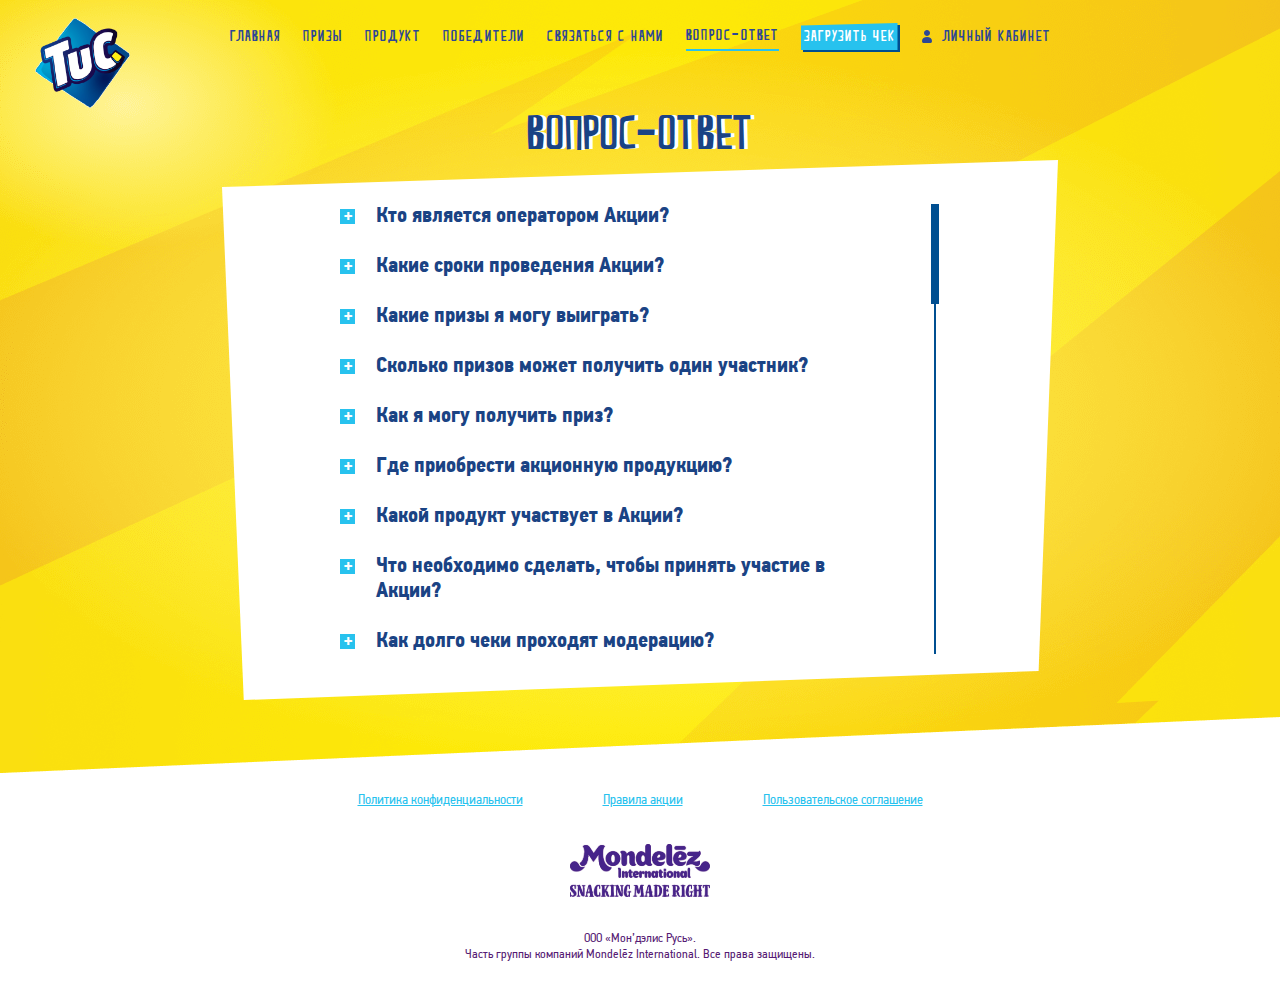
<file: faq.html>
<!DOCTYPE html>
<html lang="en">
<head>
	<meta charset="UTF-8">
	<title>TUC Promo</title>
	<meta http-equiv="X-UA-Compatible" content="IE=edge">
    <meta name="viewport" content="width=device-width, initial-scale=1.0, maximum-scale=1.0, minimum-scale=1.0, user-scalable=no">
    <meta name="format-detection" content="telephone=no">
    <link rel="shortcut icon" href="img/favicon.png" type="image/png">
	<link rel="stylesheet" href="fonts/stylesheet.css">
	<link rel="stylesheet" href="libs//select2/select2.min.css">
	<link rel="stylesheet" href="libs/scrollbar/jquery.scrollbar.css">
	<link rel="stylesheet" href="css/styles.css">
	<!--[if lte IE 9]>
    <script src="http://phpbbex.com/oldies/oldies.js" charset="utf-8"></script>
    <script src="https://oss.maxcdn.com/html5shiv/3.7.3/html5shiv.min.js"></script>
    <script src="https://oss.maxcdn.com/respond/1.4.2/respond.min.js"></script>
    <![endif]-->
</head>
<body>
	<div class="wrapper faq-page">
		<div class="content">
			<header>
				<a href="index.html" class="logo">
					<img src="img/logo.png" alt="">
				</a>
				<div class="menu">
					<a href="#!" class="burger"></a>
					<nav class="menu-links">
						<a href="index.html">Главная</a>
						<a href="index.html#prizes">Призы</a>
						<a href="index.html#product">Продукт</a>
						<a href="index.html#winners">Победители</a>
						<a href="index.html#feedback">Связаться с нами</a>
						<a href="faq.html" class="active">Вопрос-ответ</a>
						<a href="#!" class="menu-btn pop-op" data-popup="check-upload">
							<svg width="99" height="29" viewBox="0 0 99 29" fill="none" xmlns="http://www.w3.org/2000/svg">
							    <g filter="url(#filter1_d)">
							        <path d="M0 2.5L96.5 0V27H0V2.5Z" fill="#27C2EE" />
							    </g>
							</svg>
							<span>Загрузить чек</span>
						</a>
						<a href="lk.html" class="lk-link">Личный кабинет</a>
					</nav>
				</div>
			</header>
			<section class="faq-block">
				<div class="container">
					<div class="title">Вопрос-ответ</div>
					<div class="faq-bg">
						<div class="faq-wrap accordion-wrap">
							<div class="faq-item">
								<div class="faq-title accordion-title">Кто является оператором Акции?</div>
								<div class="faq-text">Оператором Акции является ЗАО «ЭМГ Промо» (далее «Оператор»). Место нахождения: Россия, 117105, г. Москва, ул. Варшавское шоссе, дом 1, стр.6. ИНН  7701632924</div>
							</div>
							<div class="faq-item">
								<div class="faq-title accordion-title">Какие сроки проведения Акции?</div>
								<div class="faq-text">
									Срок проведения Акции: с «01» июня 2020 года по «31» июля 2020 года (включительно). <br>
									•	Срок приобретения Продукции покупателем для участия в Акции: с «01» июня 2020 года по «30» июня 2020 года (включительно). <br>
									•	Срок регистрации чеков: с «01» июня 2020 года по «30» июня 2020 года (включительно). <br>
									•	Срок отправки Призов Победителям Акции: с «01» июня 2020 года по «31» июля 2020 года (включительно)
								</div>
							</div>
							<div class="faq-item">
								<div class="faq-title accordion-title">Какие призы я могу выиграть?</div>
								<div class="faq-text">
									1) Еженедельный Приз 1 - Начисление 50 (Пятидесяти рублей, 00 копеек) рублей на мобильный телефон.
									Общее количество Еженедельных Призов 1 - 4 400 (четыре тысячи четыреста) штук. <br>
									2) Еженедельный Приз 2 – Подписка сроком на 1 месяц на музыкальный портал Zvooq стоимостью 200,00 рублей (Двести рублей, 00 копеек), в том числе НДС 20%.
									Общее количество Еженедельных Призов 2 – 200 (Двести) штук. <br>
									3) Еженедельный Приз 3 – Подписка сроком на 1 месяц на электронную библиотеку MyBook стоимостью 200,00 рублей (Двести рублей, 00 копеек), в том числе НДС 20%.
									Общее количество Еженедельных Призов 3 – 200 (Двести) штук. <br>
									4) Еженедельный Приз 4 – Внешний аккумулятор 10000 mAh, 2xUSB, QC3.0, Xiaomi 2S стоимостью 2 942,02 рублей (Две тысячи девятьсот сорок два рубля, 02 копеек), в том числе НДС 20%.
									Общее количество Еженедельных Призов 4 – 4 (Четыре) штуки. <br>
									5) Еженедельный Приз 5 – Акустическая система JBL Go 2 жёлтая стоимостью 3 237,70 рублей (Три тысячи двести триста семьдесят рублей, 70 копеек), в том числе НДС 20%.
									Общее количество Еженедельных Призов 5 – 36 (Тридцать шесть) штук. <br>
									6) Еженедельный Приз 6 – Фитнес-браслет Xiaomi Mi Smart Band 4 стоимостью 3 829,06 рублей (Три тысячи восемьсот двадцать девять рублей, 06 копеек), в том числе НДС 20%.
									Общее количество Еженедельных Призов 6 – 20 (Двадцать) штук. <br>
									7) Еженедельный Приз 7 – Наушники Модель JBL Endurance SPRINT bluetooth жёлтые стоимостью 3 683,68 рубля (Три тысячи шестьсот восемьдесят три рубля, 68 копеек), в том числе НДС 20%.
									Общее количество Еженедельных Призов 7 – 20 (Двадцать) штук. <br>
									8) Еженедельный Приз 8 – Смартфон Xiaomi Redmi 7A 32GB стоимостью 11 812,42 рублей (Одиннадцать тысяч восемьсот двенадцать тысяч, 42 копеек), в том числе НДС 20% и денежная часть Еженедельного Приза 8 - 4 207,00 рублей (Четыре тысячи двести семь рублей, 00 копеек). Выплата денежной составляющей приза отдельно от Еженедельного Приза 8 не производится.
									Общее количество Еженедельных Призов 7 – 4 (Четыре) штуки. <br>
									9) Еженедельный Приз 9 – Планшет Samsung Galaxy Tab A 8.0 32 Гб стоимостью 20 682,82 рублей (Двадцать тысяч шестьсот восемьдесят два рублей, 82 копеек), в том числе НДС 20% и денежная часть Еженедельного Приза 9 – 8 983,00 рублей (Восемь тысяч девятьсот восемьдесят три рубля, 00 копеек). Выплата денежной составляющей приза отдельно от Еженедельного Приза 9 не производится.
									Общее количество Еженедельных Призов 9 – 4 (Четыре) штуки. <br>
									- Главный Приз – Ноутбук Acer Aspire стоимостью 74 400,00 рублей (Семьдесят четыре тысячи четыреста рублей, 00 копеек), в том числе НДС 20% и денежная часть Главного Приза – 37 908,00 рублей (Тридцать семь тысяч девятьсот восемь рублей, 00 копеек). Выплата денежной составляющей приза отдельно от Главного Приза не производится.
									Общее количество Главных Призов – 1 (Одна) штука. 
								</div>
							</div>
							<div class="faq-item">
								<div class="faq-title accordion-title">Сколько призов может получить один участник?</div>
								<div class="faq-text">Один Участник может выиграть не более 3 (трех) Еженедельных Призов 1 и/или не более 1 (одного) Еженедельного Приза 2 или Еженедельного Приза 3 или Еженедельного Приза  или Еженедельного Приза 5 или Еженедельного Приза 6 или Еженедельного Приза  7 или Еженедельного Приза 8 или Еженедельного Приза 9 за весь период Акции.</div>
							</div>
							<div class="faq-item">
								<div class="faq-title accordion-title">Как я могу получить приз?</div>
								<div class="faq-text">
									Еженедельный приз 1 будет передан путем пополнения баланса мобильного телефона, указанного при регистрации на сайте Акции www.tuc.promo до 31 июля 2020г. <br>

									Еженедельный приз 2 и 3 будет отправлен на e-mail указанный при регистрации на сайте Акции www.tuc.promo до 31 июля 2020 г. <br>
									Для получения Еженедельного приза 4,5,6,7 вам необходимо предоставить Оператору Акции на электронную почту support@tuc.promo следующие документы и информацию в течение 72 часов:<br>
									- Реальные Ф.И.О.;<br>
									- Номер мобильного телефона;<br>
									- Адрес электронной почты;<br>
									- Адрес по месту проживания для доставки приза.<br>
									Для получения Еженедельного приза 8, 9 или Главного приза вам необходимо предоставить Оператору Акции на электронную почту support@tuc.promo следующие документы и информацию в течение 72 часов:<br>
									- Ф.И.О.;<br>
									- Сканированную копию Российского Паспорта (страницы с данными о: фамилии, имени, отчестве, дате рождения, серии и номере паспорта, месте и дате его выдачи, адресе регистрации – остальные данные необходимо закрыть;<br>
									- Адрес места проживания для доставки приза;<br>
									- Копию своего свидетельства ИНН;<br>
									- Иную информацию по запросу Оператора Акции, необходимую для вручения соответствующего приза.<br>
									Несвоевременное прочтение Участником Акции уведомлений о получении Призов Акции не является уважительной причиной для нарушения срока отправки Оператору необходимых документов и информации, предусмотренных настоящими Правилами.
								</div>
							</div>
							<div class="faq-item">
								<div class="faq-title accordion-title">Где приобрести акционную продукцию?</div>
								<div class="faq-text">Акция проводится во всех магазинах торговой сети «Лента» на территории Российской Федерации. Список магазинов торговой сети Лента можно посмотреть на сайте <a href="https://lenta.com/allmarkets/" class="link" targer="_blank">https://lenta.com/allmarkets/</a>.</div>
							</div>
							<div class="faq-item">
								<div class="faq-title accordion-title">Какой продукт участвует в Акции?</div>
								<div class="faq-text">
									- Крекер «TUC» со вкусом «Краб» 100 г. <br>
									- Крекер «TUC» с солью 100 г. <br>
									- Крекер «TUC» с сыром 100 г. <br>
									- Крекер «TUC» со вкусом «Пицца» 100 г. <br>
									- Крекер «TUC» со сметаной и луком 100 г. <br>
									- Крекер «TUC» со вкусом «Копченые колбаски» 100 г.<br>
									- Крекер  TUC Mini  со вкусом сыра, 100 г<br>
									- Крекер TUC Mini со вкусом Сметаны и Лука, 100 г
								</div>
							</div>
							<div class="faq-item">
								<div class="faq-title accordion-title">Что необходимо сделать, чтобы принять участие в Акции?</div>
								<div class="faq-text">
									Для того чтобы стать участником Акции необходимо:<br>
									- Приобрести продукцию, указанную в настоящих правилах количестве 2 (двух) или более упаковок в одном чеке, в период с 00:00:00 часов (по московскому времени) «01» июня 2020 года по 23:59:59 часов (по московскому времени) «30» июля 2020 года необходимо:<br>
									- Зарегистрироваться на Сайте www.tuc.promo (далее – «Сайт»). При регистрации на Сайте Участник указывает Ф.И.О., номер телефона и проходит верификацию (т.к. подтверждает правильность введения номера мобильного телефона с помощью указания на Сайте комбинации цифр, отправленной Участнику Оператором в сообщении на мобильный номер, указанный при регистрации). <br>
									- Загрузить фото чека, который должен содержать QR код или следующие данные: <br>
									•	номер чека;<br>
									•	дата и время покупки;<br>
									•	наименование покупки/перечень продукции;<br>
									•	количество приобретённого товара;<br>
									•	ИНН, наименование и адрес торговой точки;<br>
									•	Наличие читаемого QR кода;<br>
									•	В случае если фото чека система не принимает после 2х попыток загрузки, необходимо заполнить данные с чека вручную, согласно указанным полям.
								</div>
							</div>
							<div class="faq-item">
								<div class="faq-title accordion-title">Как долго чеки проходят модерацию?</div>
								<div class="faq-text">Модерация чеков может занимать до 3х рабочих дней.</div>
							</div>
							<div class="faq-item">
								<div class="faq-title accordion-title">Сколько Чеков можно загрузить?</div>
								<div class="faq-text">Количество Чеков, зарегистрированных одним Участником Акции, не ограничено.</div>
							</div>
							<div class="faq-item">
								<div class="faq-title accordion-title">Не удается загрузить Чек</div>
								<div class="faq-text">Убедитесь, что информация в Чеке читаема, фотографии сделаны при хорошем освещении. Фотографируйте Чек целиком и QR код отдельно, также система предусматривает регистрацию Чека вручную, после второй попытки автоматической загрузки.</div>
							</div>
							<div class="faq-item">
								<div class="faq-title accordion-title">Почему мой Чек отклонен?</div>
								<div class="faq-text">
									Чек может быть отклонен по разным причинам:<br>
									- Чек уже был зарегистрирован ранее<br>
									- Плохое качество фотографии/информация не читаема<br>
									- В Чеке нет продукции участвующей в Акции<br>
									- Дата покупки в Чеке не соответствует условиям Акции<br>
									- Чек не прошел проверку в ФНС<br>
									Если ни одна из причин не соответствует вашему случаю, напишите запрос на почту <a href="mailto:support@tuc.promo" class="link">support@tuc.promo</a>
								</div>
							</div>
							<div class="faq-item">
								<div class="faq-title accordion-title">Необходимо ли сохранять Чеки до конца Акции?</div>
								<div class="faq-text">Да, зарегистрированные Чеки необходимо сохранять в течение всего периода проведения Акции</div>
							</div>
							<div class="faq-item">
								<div class="faq-title accordion-title">Где я могу увидеть победителей Акции?</div>
								<div class="faq-text">Список победителей Акции опубликованы на сайте Акции в специальном разделе <a href="index.html#winners" class="link">«Победители»</a>.</div>
							</div>
							<div class="faq-item">
								<div class="faq-title accordion-title">Нужно ли мне платить налоги на приз? Или платить что-то для получения приза?</div>
								<div class="faq-text">Нет, платить для получения приза ничего не требуется. Оператор выполняет функции налогового агента в соответствии с законодательством Российской Федерации.</div>
							</div>
							<div class="faq-item">
								<div class="faq-title accordion-title">Могу ли я самостоятельно заплатить налоги за получение Приза стоимостью больше 4 000 руб?</div>
								<div class="faq-text">Обязанность уплаты налога на доход физического лица с полученного Главного приза закреплена за Оператором Акции и указана в Правилах.</div>
							</div>
							<div class="faq-item">
								<div class="faq-title accordion-title">Ошибка в персональных данных</div>
								<div class="faq-text">Необходимо направить запрос на почту <a href="mailto:support@tuc.promo" class="link">support@tuc.promo</a>, с корректными данными для внесения изменений.</div>
							</div>
							<div class="faq-item">
								<div class="faq-title accordion-title">Как я могу связаться с модератором Акции?</div>
								<div class="faq-text">Напишите запрос на почту <a href="mailto:support@tuc.promo" class="link">support@tuc.promo</a></div>
							</div>
						</div>
					</div>
				</div>
			</section>
		</div>
		<footer>
			<div class="footer-links">
				<a href="#!" class="link" target="_blank">Политика конфиденциальности</a>
				<a href="#!" class="link" target="_blank">Правила акции</a>
				<a href="#!" class="link" target="_blank">Пользовательское соглашение</a>
			</div>
			<div class="mndlz-logo">
				<img src="img/mndlz.svg" alt="">
			</div>
			<div class="copyright">ООО «Мон’дэлис Русь». <br class="desktop-visible">Часть группы компаний Mondelēz International. Все права защищены.</div>
		</footer>
	</div>
	<div class="popups">
		<div id="auth" class="popup">
			<div class="popup__wrap">
				<a href="#!" class="close-popup js-close-popup">
					<span>закрыть</span>
					<svg width="12" height="12" viewBox="0 0 12 12" fill="none" xmlns="http://www.w3.org/2000/svg">
						<path d="M11 1L1 11" stroke="#1A4384" stroke-width="2" stroke-linecap="round" stroke-linejoin="round"/>
						<path d="M1 1L11 11" stroke="#1A4384" stroke-width="2" stroke-linecap="round" stroke-linejoin="round"/>
					</svg>
				</a>
                <div class="popup__inner">
                    <div class="popup__title">Войти на сайт</div>
                    <div class="popup__error"></div>
                    <form class="popup-form">
                    	<div class="input-field">
                    		<input type="text" name="phone" class="phone-mask" placeholder="Телефон" required>
                    	</div>
                    	<div class="input-field mb0">
                    		<input type="password" name="password" placeholder="Пароль" required>                    		
                    	</div>
                    	<div class="restore-link-wrapper">
                    		<a href="#!" class="link restore-link pop-op" data-popup="restore-password">Не помнишь пароль?</a>
                    	</div>
                    	<div class="btn-wrap">
                    		<button class="btn">
								<svg width="234" height="51" viewBox="0 0 234 51" fill="none" xmlns="http://www.w3.org/2000/svg">
								    <g filter="url(#filter0_d)">
								        <path d="M2 4.35185L230 0V47H0L2 4.35185Z" fill="#27C2EE" />
								    </g>
								</svg>
								<span>Войти</span>
                    		</button>
                    	</div>
                    </form>
                    <div class="reg-text">
                    	Если ты впервые на сайте, тебе нужно
                    	<a href="#!" class="link popup-link pop-op" data-popup="reg">Зарегистрироваться</a>
                    </div>
                </div>
            </div>
		</div>
		<div id="reg" class="popup">
			<div class="popup__wrap">
				<a href="#!" class="close-popup js-close-popup">
					<span>закрыть</span>
					<svg width="12" height="12" viewBox="0 0 12 12" fill="none" xmlns="http://www.w3.org/2000/svg">
						<path d="M11 1L1 11" stroke="#1A4384" stroke-width="2" stroke-linecap="round" stroke-linejoin="round"/>
						<path d="M1 1L11 11" stroke="#1A4384" stroke-width="2" stroke-linecap="round" stroke-linejoin="round"/>
					</svg>
				</a>
                <div class="popup__inner">
                    <div class="popup__title">Регистрация</div>
                    <div class="popup__error"></div>
                    <form class="popup-form mb0">
                    	<div class="input-field">
                    		<input type="text" name="lastName" placeholder="Фамилия" required>
                    	</div>
                    	<div class="input-field">
                    		<input type="text" name="firstName" placeholder="Имя" required>
                    	</div>
                    	<div class="input-field">
                    		<input type="text" name="patronymic" placeholder="Отчество" required>
                    	</div>
                    	<div class="input-field">
                    		<input type="text" name="email" placeholder="E-mail" required>
                    	</div>
                    	<div class="input-field">
                    		<input type="text" name="phone" class="phone-mask" placeholder="Телефон" required>
                    	</div>
                    	<div class="popup__text popup-phone-info">На данный номер будет отправлен денежный приз в случае выигрыша</div>
                    	<div class="checkbox-wrapper">
							<div class="input-field checkbox-field">
	                            <label for="check-rules" class="checkbox">
	                                <input id="check-rules" name="check-rules" type="checkbox" required>
	                                <span class="checkmark"></span>
	                                <span class="checkbox-text">Я согласен с <a href="#!" class="rules-link link" target="_blank">Правилами акции</a></span>
	                            </label> 
	                        </div>
	                        <div class="input-field checkbox-field">
	                            <label for="check-data" class="checkbox">
	                                <input id="check-data" name="check-data" type="checkbox" required>
	                                <span class="checkmark"></span>
	                                <span class="checkbox-text">Я согласен на обработку моих персональных данных</span>
	                            </label> 
	                        </div>
						</div>
                    	<div class="btn-wrap">
                    		<!-- <button class="btn">
								<svg width="234" height="51" viewBox="0 0 234 51" fill="none" xmlns="http://www.w3.org/2000/svg">
								    <g filter="url(#filter0_d)">
								        <path d="M2 4.35185L230 0V47H0L2 4.35185Z" fill="#27C2EE" />
								    </g>
								</svg>
								<span>Отправить</span>
                    		</button> -->
                    		<a href="#!" class="btn pop-op" data-popup="reg-complete">
								<svg width="234" height="51" viewBox="0 0 234 51" fill="none" xmlns="http://www.w3.org/2000/svg">
								    <g filter="url(#filter0_d)">
								        <path d="M2 4.35185L230 0V47H0L2 4.35185Z" fill="#27C2EE" />
								    </g>
								</svg>
								<span>Отправить</span>
                    		</a>
                    	</div>
                    </form>
                </div>
            </div>
		</div>
		<div id="reg-complete" class="popup">
			<div class="popup__wrap">
				<a href="#!" class="close-popup js-close-popup">
					<span>закрыть</span>
					<svg width="12" height="12" viewBox="0 0 12 12" fill="none" xmlns="http://www.w3.org/2000/svg">
						<path d="M11 1L1 11" stroke="#1A4384" stroke-width="2" stroke-linecap="round" stroke-linejoin="round"/>
						<path d="M1 1L11 11" stroke="#1A4384" stroke-width="2" stroke-linecap="round" stroke-linejoin="round"/>
					</svg>
				</a>
                <div class="popup__inner">
                    <div class="popup__title">Регистрация <br>пройдена</div>
                    <div class="popup__desc">Пароль отправлен на почту, <br>указанную при регистрации</div>
                    <a href="#!" class="btn pop-op" data-popup="auth">
						<svg width="234" height="51" viewBox="0 0 234 51" fill="none" xmlns="http://www.w3.org/2000/svg">
						    <g filter="url(#filter0_d)">
						        <path d="M2 4.35185L230 0V47H0L2 4.35185Z" fill="#27C2EE" />
						    </g>
						</svg>
						<span>Войти</span>
            		</a>
                </div>
            </div>
		</div>
		<div id="restore-password" class="popup">
			<div class="popup__wrap">
				<a href="#!" class="close-popup js-close-popup">
					<span>закрыть</span>
					<svg width="12" height="12" viewBox="0 0 12 12" fill="none" xmlns="http://www.w3.org/2000/svg">
						<path d="M11 1L1 11" stroke="#1A4384" stroke-width="2" stroke-linecap="round" stroke-linejoin="round"/>
						<path d="M1 1L11 11" stroke="#1A4384" stroke-width="2" stroke-linecap="round" stroke-linejoin="round"/>
					</svg>
				</a>
                <div class="popup__inner">
                    <div class="popup__title">Восстановление пароля</div>
                    <form class="popup-form">
                    	<div class="popup__desc before-send">Введи свой номер мобильного телефона для восстановления пароля</div>
                    	<div class="popup__desc after-send" style="display: none;">Пароль был отправлен<br>на твой номер телефона</div>
                    	<div class="input-field">
                    		<input type="text" name="phone" class="phone-mask" placeholder="Телефон" required>
                    	</div>
                    	<div class="input-field">
							<span class="clock-text" style="display: none;">Можно отправить повторно через <span class="clock"></span></span>
                    	</div>
                    	<div class="btn-wrap">
                    		<button class="btn">
								<svg width="234" height="51" viewBox="0 0 234 51" fill="none" xmlns="http://www.w3.org/2000/svg">
								    <g filter="url(#filter0_d)">
								        <path d="M2 4.35185L230 0V47H0L2 4.35185Z" fill="#27C2EE" />
								    </g>
								</svg>
								<span>Отправить</span>
                    		</button>
                    	</div>
                    </form>
                </div>
            </div>
		</div>
		<div id="check-upload" class="popup">
			<div class="popup__wrap">
				<a href="#!" class="close-popup js-close-popup">
					<span>закрыть</span>
					<svg width="12" height="12" viewBox="0 0 12 12" fill="none" xmlns="http://www.w3.org/2000/svg">
						<path d="M11 1L1 11" stroke="#1A4384" stroke-width="2" stroke-linecap="round" stroke-linejoin="round"/>
						<path d="M1 1L11 11" stroke="#1A4384" stroke-width="2" stroke-linecap="round" stroke-linejoin="round"/>
					</svg>
				</a>
                <div class="popup__inner">
                	<div class="popup__title">Загрузка чека</div>
                    <div class="iframe-wrap">
                        <iframe src="https://checkservice.emg.ru/Upload?id=65247c05-8b93-481e-98d0-ea6d5171f343&participantId=3&hash=2e10e3df5adece98b205b4f80f5f4283" class="iframe" frameborder="0"></iframe>
                    </div>
                </div>
            </div>
		</div>
		<div id="get-prize" class="popup">
			<div class="popup__wrap">
				<a href="#!" class="close-popup js-close-popup">
					<span>закрыть</span>
					<svg width="12" height="12" viewBox="0 0 12 12" fill="none" xmlns="http://www.w3.org/2000/svg">
						<path d="M11 1L1 11" stroke="#1A4384" stroke-width="2" stroke-linecap="round" stroke-linejoin="round"/>
						<path d="M1 1L11 11" stroke="#1A4384" stroke-width="2" stroke-linecap="round" stroke-linejoin="round"/>
					</svg>
				</a>
                <div class="popup__inner">
                    <div class="popup__title">Получение приза</div>
                    <div class="popup__desc">Информация о получении отправлена на почту</div>
                    <a href="#!" class="btn js-close-popup">
						<svg width="234" height="51" viewBox="0 0 234 51" fill="none" xmlns="http://www.w3.org/2000/svg">
						    <g filter="url(#filter0_d)">
						        <path d="M2 4.35185L230 0V47H0L2 4.35185Z" fill="#27C2EE" />
						    </g>
						</svg>
						<span>Понятно</span>
            		</a>
                </div>
            </div>
		</div>
		<div id="check-rejected" class="popup">
			<div class="popup__wrap">
				<a href="#!" class="close-popup js-close-popup">
					<span>закрыть</span>
					<svg width="12" height="12" viewBox="0 0 12 12" fill="none" xmlns="http://www.w3.org/2000/svg">
						<path d="M11 1L1 11" stroke="#1A4384" stroke-width="2" stroke-linecap="round" stroke-linejoin="round"/>
						<path d="M1 1L11 11" stroke="#1A4384" stroke-width="2" stroke-linecap="round" stroke-linejoin="round"/>
					</svg>
				</a>
                <div class="popup__inner">
                    <div class="popup__title">Чек отклонен</div>
                    <div class="popup__desc">Этот чек уже был закгружен ранее. Один чек можно загружать только один раз.</div>
                    <a href="#!" class="btn js-close-popup">
						<svg width="234" height="51" viewBox="0 0 234 51" fill="none" xmlns="http://www.w3.org/2000/svg">
						    <g filter="url(#filter0_d)">
						        <path d="M2 4.35185L230 0V47H0L2 4.35185Z" fill="#27C2EE" />
						    </g>
						</svg>
						<span>Понятно</span>
            		</a>
                </div>
            </div>
		</div>
	</div>

	<svg class="svg-filters">
	    <defs>
	    	<filter id="filter2_d" x="0" y="0" width="254" height="51" filterUnits="userSpaceOnUse" color-interpolation-filters="sRGB">
	            <feFlood flood-opacity="0" result="BackgroundImageFix" />
	            <feColorMatrix in="SourceAlpha" type="matrix" values="0 0 0 0 0 0 0 0 0 0 0 0 0 0 0 0 0 0 127 0" />
	            <feOffset dx="4" dy="4" />
	            <feColorMatrix type="matrix" values="0 0 0 0 0 0 0 0 0 0.309804 0 0 0 0 0.568627 0 0 0 1 0" />
	            <feBlend mode="normal" in2="BackgroundImageFix" result="effect1_dropShadow" />
	            <feBlend mode="normal" in="SourceGraphic" in2="effect1_dropShadow" result="shape" />
	        </filter>
		    <filter id="filter1_d" x="0" y="0" width="98.5" height="29" filterUnits="userSpaceOnUse" color-interpolation-filters="sRGB">
		        <feFlood flood-opacity="0" result="BackgroundImageFix" />
		        <feColorMatrix in="SourceAlpha" type="matrix" values="0 0 0 0 0 0 0 0 0 0 0 0 0 0 0 0 0 0 127 0" />
		        <feOffset dx="2" dy="2" />
		        <feColorMatrix type="matrix" values="0 0 0 0 0 0 0 0 0 0.305882 0 0 0 0 0.564706 0 0 0 1 0" />
		        <feBlend mode="normal" in2="BackgroundImageFix" result="effect1_dropShadow" />
		        <feBlend mode="normal" in="SourceGraphic" in2="effect1_dropShadow" result="shape" />
		    </filter>
		    <filter id="filter0_d" x="0" y="0" width="234" height="51" filterUnits="userSpaceOnUse" color-interpolation-filters="sRGB">
		        <feFlood flood-opacity="0" result="BackgroundImageFix" />
		        <feColorMatrix in="SourceAlpha" type="matrix" values="0 0 0 0 0 0 0 0 0 0 0 0 0 0 0 0 0 0 127 0" />
		        <feOffset dx="4" dy="4" />
		        <feColorMatrix type="matrix" values="0 0 0 0 0 0 0 0 0 0.309804 0 0 0 0 0.568627 0 0 0 1 0" />
		        <feBlend mode="normal" in2="BackgroundImageFix" result="effect1_dropShadow" />
		        <feBlend mode="normal" in="SourceGraphic" in2="effect1_dropShadow" result="shape" />
		    </filter>
		</defs>
	</svg>

	<script src="libs/jquery-3.4.1.min.js"></script>
	<script src="libs/select2/select2.min.js"></script>
	<script src="libs/jquery.validate.min.js"></script>
	<script src="libs/scrollbar/jquery.scrollbar.min.js"></script>
	<script src="libs/jquery.inputmask.bundle.min.js"></script>
	<script src="libs/jquery.countdown.min.js"></script>
	<script src="libs/slick.min.js"></script>
	<script src="js/scripts.js"></script>
</body>
</html>
</file>
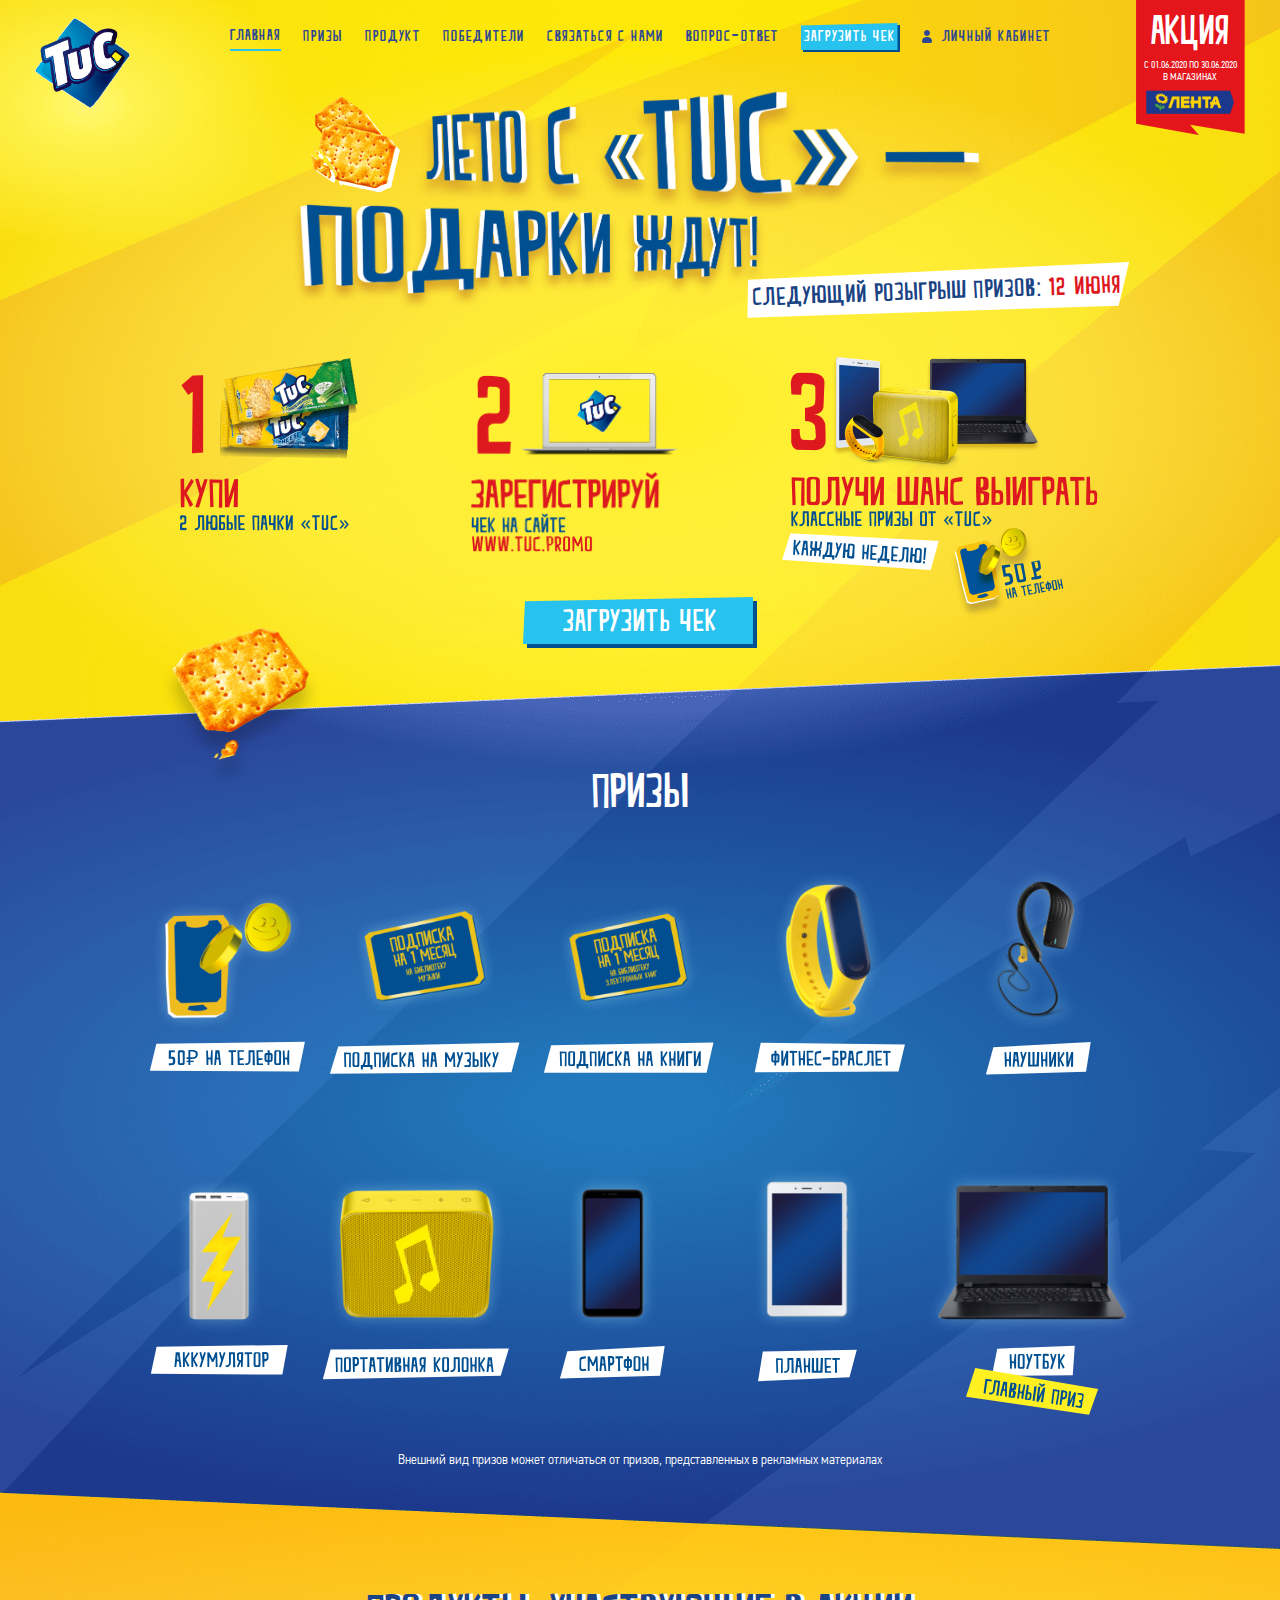
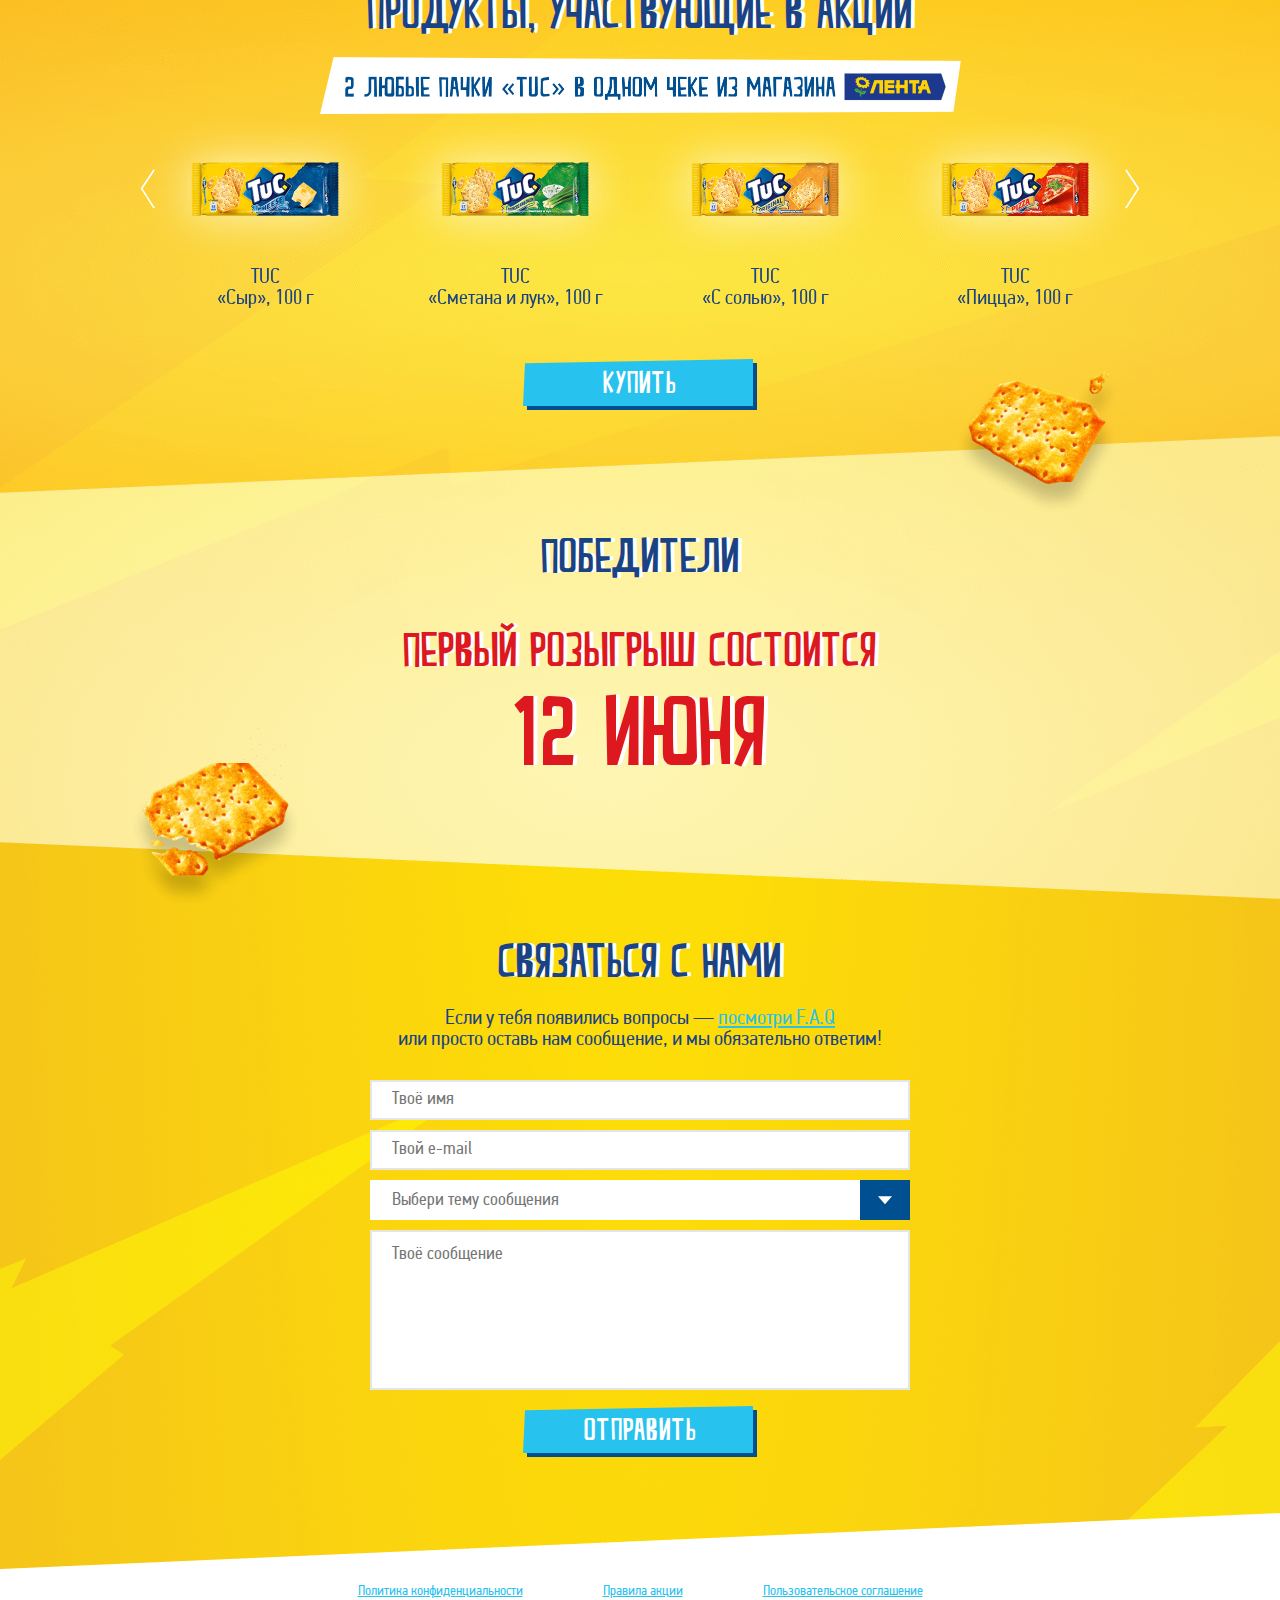
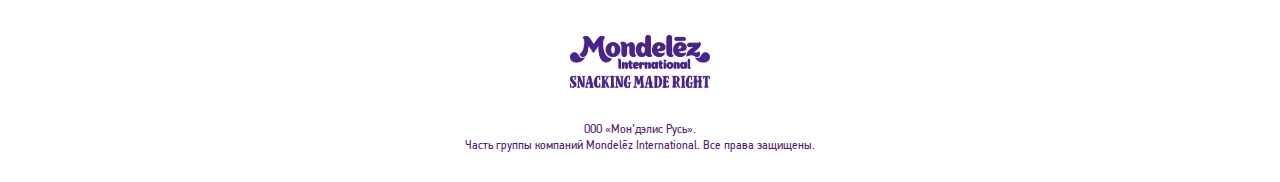
<file: index1.html>
<!DOCTYPE html>
<html lang="en">
<head>
	<meta charset="UTF-8">
	<title>TUC Promo</title>
	<meta http-equiv="X-UA-Compatible" content="IE=edge">
    <meta name="viewport" content="width=device-width, initial-scale=1.0, maximum-scale=1.0, minimum-scale=1.0, user-scalable=no">
    <meta name="format-detection" content="telephone=no">
    <link rel="shortcut icon" href="img/favicon.png" type="image/png">
	<link rel="stylesheet" href="fonts/stylesheet.css">
	<link rel="stylesheet" href="libs//select2/select2.min.css">
	<link rel="stylesheet" href="libs/scrollbar/jquery.scrollbar.css">
	<link rel="stylesheet" href="css/styles.css">
	<!--[if lte IE 9]>
    <script src="http://phpbbex.com/oldies/oldies.js" charset="utf-8"></script>
    <script src="https://oss.maxcdn.com/html5shiv/3.7.3/html5shiv.min.js"></script>
    <script src="https://oss.maxcdn.com/respond/1.4.2/respond.min.js"></script>
    <![endif]-->
</head>
<body>
	<div class="wrapper main-page">
		<div class="content">
			<header>
				<a href="index.html" class="logo">
					<img src="img/logo.png" alt="">
				</a>
				<div class="menu">
					<a href="#!" class="burger"></a>
					<nav class="menu-links">
						<a href="#main" class="anchor active">Главная</a>
						<a href="#prizes" class="anchor">Призы</a>
						<a href="#product" class="anchor">Продукт</a>
						<a href="#winners" class="anchor">Победители</a>
						<a href="#feedback" class="anchor">Связаться с нами</a>
						<a href="faq.html">Вопрос-ответ</a>
						<a href="#!" class="menu-btn pop-op" data-popup="check-upload">
							<svg width="99" height="29" viewBox="0 0 99 29" fill="none" xmlns="http://www.w3.org/2000/svg">
							    <g filter="url(#filter1_d)">
							        <path d="M0 2.5L96.5 0V27H0V2.5Z" fill="#27C2EE" />
							    </g>
							</svg>
							<span>Загрузить чек</span>
						</a>
						<a href="lk.html" class="lk-link pop-op" data-popup="auth">Личный кабинет</a>
					</nav>
				</div>
				<div class="lenta-action">
					<div class="lenta-action-title">Акция</div>
					<div class="lenta-action-text">с 01.06.2020 по 30.06.2020 <br>в магазинах</div>
					<img src="img/lenta-logo.png" alt="">
				</div>
			</header>
			<section id="main" class="main-block">
				<div class="container">
					<div class="cta">
						<img src="img/cta.png" alt="">
						<div class="rf"><p>следующий розыгрыш призов: <span>12 июня</span></p></div>
						<img src="img/tuc1.png" class="tuc tuc1" alt="">
					</div>
					<div class="steps">
						<div class="step step1">
							<img src="img/step1.png" class="desktop-visible" alt="">
							<img src="img/step1-mob.png" class="mobile-visible" alt="">
						</div>
						<div class="step step2">
							<img src="img/step2.png" class="desktop-visible" alt="">
							<img src="img/step2-mob.png" class="mobile-visible" alt="">
						</div>
						<div class="step step3">
							<img src="img/step3.png" class="desktop-visible" alt="">
							<img src="img/step3-mob.png" class="mobile-visible" alt="">
						</div>
					</div>
					<div class="btn-wrapper">
						<a href="#!" class="btn pop-op" data-popup="check-upload">
							<svg width="234" height="51" viewBox="0 0 234 51" fill="none" xmlns="http://www.w3.org/2000/svg">
							    <g filter="url(#filter0_d)">
							        <path d="M2 4.35185L230 0V47H0L2 4.35185Z" fill="#27C2EE" />
							    </g>
							</svg>
							<span>Загрузить чек</span>
						</a>
					</div>
				</div>
			</section>
			<section id="prizes" class="prizes-block">
				<div class="container">
					<div class="title prizes-title">Призы</div>
					<div class="prizes prizes-slider">
						<div class="prize-line">
							<div class="prize prize1">
								<div class="prize-img">
									<img src="img/prizes/1.png" alt="">
								</div>
								<div class="prize-text"><img src="img/prizes/1-text.svg" alt=""></div>
							</div>
							<div class="prize prize2">
								<div class="prize-img">
									<img src="img/prizes/2.png" alt="">
								</div>
								<div class="prize-text"><img src="img/prizes/2-text.svg" alt=""></div>
							</div>
							<div class="prize prize3">
								<div class="prize-img">
									<img src="img/prizes/3.png" alt="">
								</div>
								<div class="prize-text"><img src="img/prizes/3-text.svg" alt=""></div>
							</div>
							<div class="prize">
								<div class="prize-img">
									<img src="img/prizes/4.png" alt="">
								</div>
								<div class="prize-text"><img src="img/prizes/4-text.svg" alt=""></div>
							</div>
							<div class="prize">
								<div class="prize-img">
									<img src="img/prizes/5.png" alt="">
								</div>
								<div class="prize-text"><img src="img/prizes/5-text.svg" alt=""></div>
							</div>
						</div>
						<div class="prize-line">
							<div class="prize">
								<div class="prize-img">
									<img src="img/prizes/6.png" alt="">
								</div>
								<div class="prize-text"><img src="img/prizes/6-text.svg" alt=""></div>
							</div>
							<div class="prize">
								<div class="prize-img">
									<img src="img/prizes/7.png" alt="">
								</div>
								<div class="prize-text"><img src="img/prizes/7-text.svg" alt=""></div>
							</div>
							<div class="prize">
								<div class="prize-img">
									<img src="img/prizes/8.png" alt="">
								</div>
								<div class="prize-text"><img src="img/prizes/8-text.svg" alt=""></div>
							</div>
							<div class="prize">
								<div class="prize-img">
									<img src="img/prizes/9.png" alt="">
								</div>
								<div class="prize-text"><img src="img/prizes/9-text.svg" alt=""></div>
							</div>
							<div class="prize">
								<div class="prize-img">
									<img src="img/prizes/10.png" alt="">
								</div>
								<div class="prize-text"><img src="img/prizes/10-text.svg" alt=""></div>
							</div>
						</div>
					</div>
					<div class="prizes-text">Внешний вид призов может отличаться от призов, представленных в рекламных материалах</div>
				</div>
			</section>
			<section id="product" class="product-block">
				<div class="container">
					<div class="title">Продукты, участвующие в акции</div>
					<div class="products-text">
						<img src="img/products-text.png" class="desktop-visible" alt="">
						<img src="img/products-text-mob.png" class="mobile-visible" alt="">
					</div>
					<div class="products products-slider">
						<div class="product">
							<div class="product-img">
								<img src="img/products/1.png" alt="">
							</div>
							<div class="product-text">TUC <br>«Сыр», 100 г</div>
						</div>
						<div class="product">
							<div class="product-img">
								<img src="img/products/2.png" alt="">
							</div>
							<div class="product-text">TUC <br>«Сметана и лук», 100 г</div>
						</div>
						<div class="product">
							<div class="product-img">
								<img src="img/products/3.png" alt="">
							</div>
							<div class="product-text">TUC <br>«С солью», 100 г</div>
						</div>
						<div class="product">
							<div class="product-img">
								<img src="img/products/4.png" alt="">
							</div>
							<div class="product-text">TUC <br>«Пицца», 100 г</div>
						</div>
						<div class="product">
							<div class="product-img">
								<img src="img/products/5.png" alt="">
							</div>
							<div class="product-text">TUC <br>«Краб», 100 г</div>
						</div>
						<div class="product">
							<div class="product-img">
								<img src="img/products/6.png" alt="">
							</div>
							<div class="product-text">TUC <br>«Копчёные колбаски», 100 г</div>
						</div>
						<div class="product">
							<div class="product-img">
								<img src="img/products/7.png" alt="">
							</div>
							<div class="product-text">TUC- Mini <br>«Сыр», 100 г</div>
						</div>
						<div class="product">
							<div class="product-img">
								<img src="img/products/8.png" alt="">
							</div>
							<div class="product-text">TUC- Mini <br>«Лук», 100 г</div>
						</div>
					</div>
					<div class="btn-wrapper">
						<a href="#!" class="btn">
							<svg width="234" height="51" viewBox="0 0 234 51" fill="none" xmlns="http://www.w3.org/2000/svg">
							    <g filter="url(#filter0_d)">
							        <path d="M2 4.35185L230 0V47H0L2 4.35185Z" fill="#27C2EE" />
							    </g>
							</svg>
							<span>Купить</span>
						</a>
					</div>
				</div>
			</section>
			<section id="winners" class="winners-block">
				<div class="container">
					<div class="title">Победители</div>
					<div class="winners-announce">Первый розыгрыш состоится <span>12 июня</span></div>
				</div>
			</section>
			<section id="feedback" class="feedback-block">
				<div class="container">
					<div class="title">Связаться с нами</div>
					<div class="feedback-text">Если у тебя появились вопросы — <a href="faq.html" class="link">посмотри F.A.Q</a> <br class="desktop-visible">или просто оставь нам сообщение, и мы обязательно ответим!</div>
					<form class="feedback-form">
						<div class="input-field">
                    		<input type="text" name="name" placeholder="Твоё имя" required>
                    	</div>
                    	<div class="input-field">
                    		<input type="text" name="email" placeholder="Твой e-mail" required>
                    	</div>
                    	<div class="input-field">
                    		<div class="select">
								<select name="theme" data-placeholder="Выбери тему сообщения" required>
									<option value=""></option>
									<option value="1">Тема 1</option>
									<option value="2">Тема 2</option>
									<option value="3">Тема 3</option>
								</select>
							</div>
                    	</div>
                    	<div class="input-field">
                    		<textarea name="message" placeholder="Твоё сообщение" required></textarea>
                    	</div>
                    	<div class="btn-wrapper">
                    		<button class="btn">
                    			<svg width="234" height="51" viewBox="0 0 234 51" fill="none" xmlns="http://www.w3.org/2000/svg">
								    <g filter="url(#filter0_d)">
								        <path d="M2 4.35185L230 0V47H0L2 4.35185Z" fill="#27C2EE" />
								    </g>
								</svg>
								<span>Отправить</span>
                    		</button>
						</div>
					</form>
				</div>
			</section>
			<img src="img/tuc2.png" class="tuc tuc2" alt="">
			<img src="img/tuc3.png" class="tuc tuc3" alt="">
			<img src="img/tuc4.png" class="tuc tuc4" alt="">
		</div>
		<footer>
			<div class="footer-links">
				<a href="#!" class="link" target="_blank">Политика конфиденциальности</a>
				<a href="#!" class="link" target="_blank">Правила акции</a>
				<a href="#!" class="link" target="_blank">Пользовательское соглашение</a>
			</div>
			<div class="mndlz-logo">
				<img src="img/mndlz.svg" alt="">
			</div>
			<div class="copyright">ООО «Мон’дэлис Русь». <br class="desktop-visible">Часть группы компаний Mondelēz International. Все права защищены.</div>
		</footer>
	</div>
	<div class="popups">
		<div id="auth" class="popup">
			<div class="popup__wrap">
				<a href="#!" class="close-popup js-close-popup">
					<span>закрыть</span>
					<svg width="12" height="12" viewBox="0 0 12 12" fill="none" xmlns="http://www.w3.org/2000/svg">
						<path d="M11 1L1 11" stroke="#1A4384" stroke-width="2" stroke-linecap="round" stroke-linejoin="round"/>
						<path d="M1 1L11 11" stroke="#1A4384" stroke-width="2" stroke-linecap="round" stroke-linejoin="round"/>
					</svg>
				</a>
                <div class="popup__inner">
                    <div class="popup__title">Войти на сайт</div>
                    <div class="popup__error"></div>
                    <form class="popup-form">
                    	<div class="input-field">
                    		<input type="text" name="phone" class="phone-mask" placeholder="Телефон" required>
                    	</div>
                    	<div class="input-field mb0">
                    		<input type="password" name="password" placeholder="Пароль" required>                    		
                    	</div>
                    	<div class="restore-link-wrapper">
                    		<a href="#!" class="link restore-link pop-op" data-popup="restore-password">Не помнишь пароль?</a>
                    	</div>
                    	<div class="btn-wrap">
                    		<button class="btn">
								<svg width="234" height="51" viewBox="0 0 234 51" fill="none" xmlns="http://www.w3.org/2000/svg">
								    <g filter="url(#filter0_d)">
								        <path d="M2 4.35185L230 0V47H0L2 4.35185Z" fill="#27C2EE" />
								    </g>
								</svg>
								<span>Войти</span>
                    		</button>
                    	</div>
                    </form>
                    <div class="reg-text">
                    	Если ты впервые на сайте, тебе нужно
                    	<a href="#!" class="link popup-link pop-op" data-popup="reg">Зарегистрироваться</a>
                    </div>
                </div>
            </div>
		</div>
		<div id="reg" class="popup">
			<div class="popup__wrap">
				<a href="#!" class="close-popup js-close-popup">
					<span>закрыть</span>
					<svg width="12" height="12" viewBox="0 0 12 12" fill="none" xmlns="http://www.w3.org/2000/svg">
						<path d="M11 1L1 11" stroke="#1A4384" stroke-width="2" stroke-linecap="round" stroke-linejoin="round"/>
						<path d="M1 1L11 11" stroke="#1A4384" stroke-width="2" stroke-linecap="round" stroke-linejoin="round"/>
					</svg>
				</a>
                <div class="popup__inner">
                    <div class="popup__title">Регистрация</div>
                    <div class="popup__error"></div>
                    <form class="popup-form mb0">
                    	<div class="input-field">
                    		<input type="text" name="lastName" placeholder="Фамилия" required>
                    	</div>
                    	<div class="input-field">
                    		<input type="text" name="firstName" placeholder="Имя" required>
                    	</div>
                    	<div class="input-field">
                    		<input type="text" name="patronymic" placeholder="Отчество" required>
                    	</div>
                    	<div class="input-field">
                    		<input type="text" name="email" placeholder="E-mail" required>
                    	</div>
                    	<div class="input-field">
                    		<input type="text" name="phone" class="phone-mask" placeholder="Телефон" required>
                    	</div>
                    	<div class="popup__text popup-phone-info">На данный номер будет отправлен денежный приз в случае выигрыша</div>
                    	<div class="checkbox-wrapper">
							<div class="input-field checkbox-field">
	                            <label for="check-rules" class="checkbox">
	                                <input id="check-rules" name="check-rules" type="checkbox" required>
	                                <span class="checkmark"></span>
	                                <span class="checkbox-text">Я согласен с <a href="#!" class="rules-link link" target="_blank">Правилами акции</a></span>
	                            </label> 
	                        </div>
	                        <div class="input-field checkbox-field">
	                            <label for="check-data" class="checkbox">
	                                <input id="check-data" name="check-data" type="checkbox" required>
	                                <span class="checkmark"></span>
	                                <span class="checkbox-text">Я согласен на обработку моих персональных данных</span>
	                            </label> 
	                        </div>
						</div>
                    	<div class="btn-wrap">
                    		<!-- <button class="btn">
								<svg width="234" height="51" viewBox="0 0 234 51" fill="none" xmlns="http://www.w3.org/2000/svg">
								    <g filter="url(#filter0_d)">
								        <path d="M2 4.35185L230 0V47H0L2 4.35185Z" fill="#27C2EE" />
								    </g>
								</svg>
								<span>Отправить</span>
                    		</button> -->
                    		<a href="#!" class="btn pop-op" data-popup="reg-complete">
								<svg width="234" height="51" viewBox="0 0 234 51" fill="none" xmlns="http://www.w3.org/2000/svg">
								    <g filter="url(#filter0_d)">
								        <path d="M2 4.35185L230 0V47H0L2 4.35185Z" fill="#27C2EE" />
								    </g>
								</svg>
								<span>Отправить</span>
                    		</a>
                    	</div>
                    </form>
                </div>
            </div>
		</div>
		<div id="reg-complete" class="popup">
			<div class="popup__wrap">
				<a href="#!" class="close-popup js-close-popup">
					<span>закрыть</span>
					<svg width="12" height="12" viewBox="0 0 12 12" fill="none" xmlns="http://www.w3.org/2000/svg">
						<path d="M11 1L1 11" stroke="#1A4384" stroke-width="2" stroke-linecap="round" stroke-linejoin="round"/>
						<path d="M1 1L11 11" stroke="#1A4384" stroke-width="2" stroke-linecap="round" stroke-linejoin="round"/>
					</svg>
				</a>
                <div class="popup__inner">
                    <div class="popup__title">Регистрация <br>пройдена</div>
                    <div class="popup__desc">Пароль отправлен на почту, <br>указанную при регистрации</div>
                    <a href="#!" class="btn pop-op" data-popup="auth">
						<svg width="234" height="51" viewBox="0 0 234 51" fill="none" xmlns="http://www.w3.org/2000/svg">
						    <g filter="url(#filter0_d)">
						        <path d="M2 4.35185L230 0V47H0L2 4.35185Z" fill="#27C2EE" />
						    </g>
						</svg>
						<span>Войти</span>
            		</a>
                </div>
            </div>
		</div>
		<div id="restore-password" class="popup">
			<div class="popup__wrap">
				<a href="#!" class="close-popup js-close-popup">
					<span>закрыть</span>
					<svg width="12" height="12" viewBox="0 0 12 12" fill="none" xmlns="http://www.w3.org/2000/svg">
						<path d="M11 1L1 11" stroke="#1A4384" stroke-width="2" stroke-linecap="round" stroke-linejoin="round"/>
						<path d="M1 1L11 11" stroke="#1A4384" stroke-width="2" stroke-linecap="round" stroke-linejoin="round"/>
					</svg>
				</a>
                <div class="popup__inner">
                    <div class="popup__title">Восстановление пароля</div>
                    <form class="popup-form">
                    	<div class="popup__desc before-send">Введи свой номер мобильного телефона для восстановления пароля</div>
                    	<div class="popup__desc after-send" style="display: none;">Пароль был отправлен<br>на твой номер телефона</div>
                    	<div class="input-field">
                    		<input type="text" name="phone" class="phone-mask" placeholder="Телефон" required>
                    	</div>
                    	<div class="input-field">
							<span class="clock-text" style="display: none;">Можно отправить повторно через <span class="clock"></span></span>
                    	</div>
                    	<div class="btn-wrap">
                    		<button class="btn">
								<svg width="234" height="51" viewBox="0 0 234 51" fill="none" xmlns="http://www.w3.org/2000/svg">
								    <g filter="url(#filter0_d)">
								        <path d="M2 4.35185L230 0V47H0L2 4.35185Z" fill="#27C2EE" />
								    </g>
								</svg>
								<span>Отправить</span>
                    		</button>
                    	</div>
                    </form>
                </div>
            </div>
		</div>
		<div id="check-upload" class="popup">
			<div class="popup__wrap">
				<a href="#!" class="close-popup js-close-popup">
					<span>закрыть</span>
					<svg width="12" height="12" viewBox="0 0 12 12" fill="none" xmlns="http://www.w3.org/2000/svg">
						<path d="M11 1L1 11" stroke="#1A4384" stroke-width="2" stroke-linecap="round" stroke-linejoin="round"/>
						<path d="M1 1L11 11" stroke="#1A4384" stroke-width="2" stroke-linecap="round" stroke-linejoin="round"/>
					</svg>
				</a>
                <div class="popup__inner">
                	<div class="popup__title">Загрузка чека</div>
                    <div class="iframe-wrap">
                        <iframe src="https://checkservice.emg.ru/Upload?id=65247c05-8b93-481e-98d0-ea6d5171f343&participantId=3&hash=2e10e3df5adece98b205b4f80f5f4283" class="iframe" frameborder="0"></iframe>
                    </div>
                </div>
            </div>
		</div>
	</div>

	<svg class="svg-filters">
	    <defs>
		    <filter id="filter1_d" x="0" y="0" width="98.5" height="29" filterUnits="userSpaceOnUse" color-interpolation-filters="sRGB">
		        <feFlood flood-opacity="0" result="BackgroundImageFix" />
		        <feColorMatrix in="SourceAlpha" type="matrix" values="0 0 0 0 0 0 0 0 0 0 0 0 0 0 0 0 0 0 127 0" />
		        <feOffset dx="2" dy="2" />
		        <feColorMatrix type="matrix" values="0 0 0 0 0 0 0 0 0 0.305882 0 0 0 0 0.564706 0 0 0 1 0" />
		        <feBlend mode="normal" in2="BackgroundImageFix" result="effect1_dropShadow" />
		        <feBlend mode="normal" in="SourceGraphic" in2="effect1_dropShadow" result="shape" />
		    </filter>
		    <filter id="filter0_d" x="0" y="0" width="234" height="51" filterUnits="userSpaceOnUse" color-interpolation-filters="sRGB">
		        <feFlood flood-opacity="0" result="BackgroundImageFix" />
		        <feColorMatrix in="SourceAlpha" type="matrix" values="0 0 0 0 0 0 0 0 0 0 0 0 0 0 0 0 0 0 127 0" />
		        <feOffset dx="4" dy="4" />
		        <feColorMatrix type="matrix" values="0 0 0 0 0 0 0 0 0 0.309804 0 0 0 0 0.568627 0 0 0 1 0" />
		        <feBlend mode="normal" in2="BackgroundImageFix" result="effect1_dropShadow" />
		        <feBlend mode="normal" in="SourceGraphic" in2="effect1_dropShadow" result="shape" />
		    </filter>
		</defs>
	</svg>

	<script src="libs/jquery-3.4.1.min.js"></script>
	<script src="libs/select2/select2.min.js"></script>
	<script src="libs/jquery.validate.min.js"></script>
	<script src="libs/scrollbar/jquery.scrollbar.min.js"></script>
	<script src="libs/jquery.inputmask.bundle.min.js"></script>
	<script src="libs/jquery.countdown.min.js"></script>
	<script src="libs/slick.min.js"></script>
	<script src="js/scripts.js"></script>
</body>
</html>
</file>
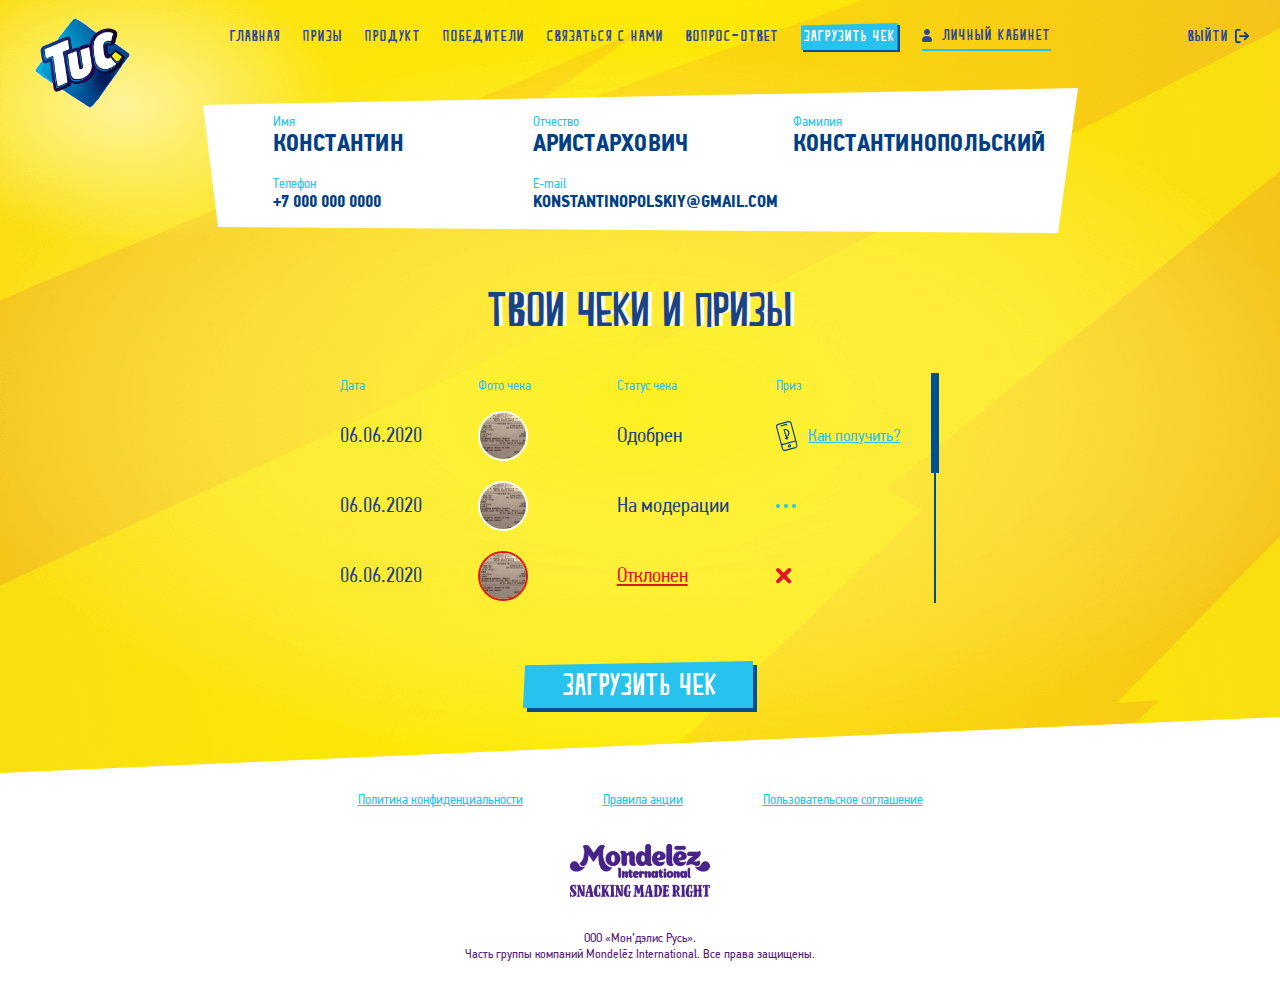
<file: lk.html>
<!DOCTYPE html>
<html lang="en">
<head>
	<meta charset="UTF-8">
	<title>TUC Promo</title>
	<meta http-equiv="X-UA-Compatible" content="IE=edge">
    <meta name="viewport" content="width=device-width, initial-scale=1.0, maximum-scale=1.0, minimum-scale=1.0, user-scalable=no">
    <meta name="format-detection" content="telephone=no">
    <link rel="shortcut icon" href="img/favicon.png" type="image/png">
	<link rel="stylesheet" href="fonts/stylesheet.css">
	<link rel="stylesheet" href="libs//select2/select2.min.css">
	<link rel="stylesheet" href="libs/scrollbar/jquery.scrollbar.css">
	<link rel="stylesheet" href="css/styles.css">
	<!--[if lte IE 9]>
    <script src="http://phpbbex.com/oldies/oldies.js" charset="utf-8"></script>
    <script src="https://oss.maxcdn.com/html5shiv/3.7.3/html5shiv.min.js"></script>
    <script src="https://oss.maxcdn.com/respond/1.4.2/respond.min.js"></script>
    <![endif]-->
</head>
<body>
	<div class="wrapper lk-page">
		<div class="content">
			<header>
				<a href="index.html" class="logo">
					<img src="img/logo.png" alt="">
				</a>
				<div class="menu">
					<a href="#!" class="burger"></a>
					<nav class="menu-links">
						<a href="index.html">Главная</a>
						<a href="index.html#prizes">Призы</a>
						<a href="index.html#product">Продукт</a>
						<a href="index.html#winners">Победители</a>
						<a href="index.html#feedback">Связаться с нами</a>
						<a href="faq.html">Вопрос-ответ</a>
						<a href="#!" class="menu-btn pop-op" data-popup="check-upload">
							<svg width="99" height="29" viewBox="0 0 99 29" fill="none" xmlns="http://www.w3.org/2000/svg">
							    <g filter="url(#filter1_d)">
							        <path d="M0 2.5L96.5 0V27H0V2.5Z" fill="#27C2EE" />
							    </g>
							</svg>
							<span>Загрузить чек</span>
						</a>
						<a href="lk.html" class="lk-link active">Личный кабинет</a>
						<form class="logout-form">
							<a href="index.html" class="logout-link">Выйти</a>
						</form>
					</nav>
				</div>
			</header>
			<section class="lk-block">
				<div class="container">
					<div class="profile-wrapper">
						<div class="profile-line">
							<div class="profile-field desktop-visible">
								<div class="profile-label">Имя</div>
								<div class="profile-name profile-fio" title="Константин">Константин</div>
							</div>
							<div class="profile-field desktop-visible">
								<div class="profile-label">Отчество</div>
								<div class="profile-name profile-fio" title="Аристархович">Аристархович</div>
							</div>
							<div class="profile-field desktop-visible">
								<div class="profile-label">Фамилия</div>
								<div class="profile-name profile-fio" title="Константинопольский">Константинопольский</div>
							</div>
							<div class="profile-field mobile-visible">
								<div class="profile-label">Ф.И.О.</div>
								<div class="profile-name profile-fio">Константин <br>Аристархович <br>Константинопольский</div>
							</div>
						</div>
						<div class="profile-line">
							<div class="profile-field">
								<div class="profile-label">Телефон</div>
								<div class="profile-name" title="+7 000 000 0000">+7 000 000 0000</div>
							</div>
							<div class="profile-field">
								<div class="profile-label">E-mail</div>
								<div class="profile-name" title="konstantinopolskiy@gmail.com">konstantinopolskiy@gmail.com</div>
							</div>
						</div>
						<a href="#!" class="mobile-visible logout link">Выйти</a>
					</div>
					<div class="title">Твои чеки и призы</div>
					<div class="personal__table lk-table table-wrapper">
						<table>
							<thead>
								<tr>
									<th class="desktop-visible">Дата</th>
									<th class="desktop-visible">Фото чека</th>
									<th class="desktop-visible">Статус чека</th>
									<th class="mobile-visible">Чек</th>
									<th>Приз</th>
								</tr>
							</thead>
							<tbody>
								<tr>
									<td class="desktop-visible">06.06.2020</td>
									<td class="desktop-visible">
										<div class="check-preview">
											<img src="img/check.png" alt="">
										</div>
									</td>
									<td class="check-status desktop-visible">Одобрен</td>
									<td class="check-column mobile-visible">
										<div class="check-preview">
											<img src="img/check.png" alt="">
										</div>
										<div class="check-text">
											06.06.2020 <br>
											Одобрен
										</div>
									</td>
									<td class="win-prize-column"><img src="img/prizes/1-icon.svg" alt="50 рублей на телефон"><a href="#!" class="link pop-op" data-popup="get-prize">Как получить?</a></td>
								</tr>
								<tr>
									<td class="desktop-visible">06.06.2020</td>
									<td class="desktop-visible">
										<div class="check-preview">
											<img src="img/check.png" alt="">
										</div>
									</td>
									<td class="check-status desktop-visible">На модерации</td>
									<td class="check-column mobile-visible">
										<div class="check-preview">
											<img src="img/check.png" alt="">
										</div>
										<div class="check-text">
											06.06.2020 <br>
											На модерации
										</div>
									</td>
									<td class="win-prize-column"><img src="img/waiting.svg" alt=""></td>
								</tr>
								<tr>
									<td class="desktop-visible">06.06.2020</td>
									<td class="desktop-visible rejected">
										<div class="check-preview">
											<img src="img/check.png" alt="">
										</div>
									</td>
									<td class="check-status desktop-visible rejected"><a href="#!" class="link pop-op" data-popup="check-rejected">Отклонен</a></td>
									<td class="check-column rejected mobile-visible">
										<div class="check-preview">
											<img src="img/check.png" alt="">
										</div>
										<div class="check-text">
											06.06.2020 <br>
											<a href="#!" class="link pop-op" data-popup="check-rejected">Отклонен</a>
										</div>
									</td>
									<td class="win-prize-column"><img src="img/no-prize.svg" alt=""></td>
								</tr>
								<tr>
									<td class="desktop-visible">06.06.2020</td>
									<td class="desktop-visible">
										<div class="check-preview">
											<img src="img/check.png" alt="">
										</div>
									</td>
									<td class="check-status desktop-visible">Одобрен</td>
									<td class="check-column mobile-visible">
										<div class="check-preview">
											<img src="img/check.png" alt="">
										</div>
										<div class="check-text">
											06.06.2020 <br>
											Одобрен
										</div>
									</td>
									<td class="win-prize-column"><img src="img/prizes/2-icon.svg" alt="Подписка на книги"><a href="#!" class="link pop-op" data-popup="get-prize">Как получить?</a></td>
								</tr>
								<tr>
									<td class="desktop-visible">06.06.2020</td>
									<td class="desktop-visible">
										<div class="check-preview">
											<img src="img/check.png" alt="">
										</div>
									</td>
									<td class="check-status desktop-visible">На модерации</td>
									<td class="check-column mobile-visible">
										<div class="check-preview">
											<img src="img/check.png" alt="">
										</div>
										<div class="check-text">
											06.06.2020 <br>
											На модерации
										</div>
									</td>
									<td class="win-prize-column"><img src="img/waiting.svg" alt=""></td>
								</tr>
								<tr>
									<td class="desktop-visible">06.06.2020</td>
									<td class="desktop-visible rejected">
										<div class="check-preview">
											<img src="img/check.png" alt="">
										</div>
									</td>
									<td class="check-status desktop-visible rejected"><a href="#!" class="link pop-op" data-popup="check-rejected">Отклонен</a></td>
									<td class="check-column rejected mobile-visible">
										<div class="check-preview">
											<img src="img/check.png" alt="">
										</div>
										<div class="check-text">
											06.06.2020 <br>
											<a href="#!" class="link pop-op" data-popup="check-rejected">Отклонен</a>
										</div>
									</td>
									<td class="win-prize-column"><img src="img/no-prize.svg" alt=""></td>
								</tr>
							</tbody>
						</table>
					</div>
					<div class="btn-wrapper">
						<a href="#!" class="btn pop-op" data-popup="check-upload">
							<svg width="234" height="51" viewBox="0 0 234 51" fill="none" xmlns="http://www.w3.org/2000/svg">
							    <g filter="url(#filter0_d)">
							        <path d="M2 4.35185L230 0V47H0L2 4.35185Z" fill="#27C2EE" />
							    </g>
							</svg>
							<span>Загрузить чек</span>
						</a>
					</div>
				</div>
			</section>
		</div>
		<footer>
			<div class="footer-links">
				<a href="#!" class="link" target="_blank">Политика конфиденциальности</a>
				<a href="#!" class="link" target="_blank">Правила акции</a>
				<a href="#!" class="link" target="_blank">Пользовательское соглашение</a>
			</div>
			<div class="mndlz-logo">
				<img src="img/mndlz.svg" alt="">
			</div>
			<div class="copyright">ООО «Мон’дэлис Русь». <br class="desktop-visible">Часть группы компаний Mondelēz International. Все права защищены.</div>
		</footer>
	</div>
	<div class="popups">
		<div id="auth" class="popup">
			<div class="popup__wrap">
				<a href="#!" class="close-popup js-close-popup">
					<span>закрыть</span>
					<svg width="12" height="12" viewBox="0 0 12 12" fill="none" xmlns="http://www.w3.org/2000/svg">
						<path d="M11 1L1 11" stroke="#1A4384" stroke-width="2" stroke-linecap="round" stroke-linejoin="round"/>
						<path d="M1 1L11 11" stroke="#1A4384" stroke-width="2" stroke-linecap="round" stroke-linejoin="round"/>
					</svg>
				</a>
                <div class="popup__inner">
                    <div class="popup__title">Войти на сайт</div>
                    <div class="popup__error"></div>
                    <form class="popup-form">
                    	<div class="input-field">
                    		<input type="text" name="phone" class="phone-mask" placeholder="Телефон" required>
                    	</div>
                    	<div class="input-field mb0">
                    		<input type="password" name="password" placeholder="Пароль" required>                    		
                    	</div>
                    	<div class="restore-link-wrapper">
                    		<a href="#!" class="link restore-link pop-op" data-popup="restore-password">Не помнишь пароль?</a>
                    	</div>
                    	<div class="btn-wrap">
                    		<button class="btn">
								<svg width="234" height="51" viewBox="0 0 234 51" fill="none" xmlns="http://www.w3.org/2000/svg">
								    <g filter="url(#filter0_d)">
								        <path d="M2 4.35185L230 0V47H0L2 4.35185Z" fill="#27C2EE" />
								    </g>
								</svg>
								<span>Войти</span>
                    		</button>
                    	</div>
                    </form>
                    <div class="reg-text">
                    	Если ты впервые на сайте, тебе нужно
                    	<a href="#!" class="link popup-link pop-op" data-popup="reg">Зарегистрироваться</a>
                    </div>
                </div>
            </div>
		</div>
		<div id="reg" class="popup">
			<div class="popup__wrap">
				<a href="#!" class="close-popup js-close-popup">
					<span>закрыть</span>
					<svg width="12" height="12" viewBox="0 0 12 12" fill="none" xmlns="http://www.w3.org/2000/svg">
						<path d="M11 1L1 11" stroke="#1A4384" stroke-width="2" stroke-linecap="round" stroke-linejoin="round"/>
						<path d="M1 1L11 11" stroke="#1A4384" stroke-width="2" stroke-linecap="round" stroke-linejoin="round"/>
					</svg>
				</a>
                <div class="popup__inner">
                    <div class="popup__title">Регистрация</div>
                    <div class="popup__error"></div>
                    <form class="popup-form mb0">
                    	<div class="input-field">
                    		<input type="text" name="lastName" placeholder="Фамилия" required>
                    	</div>
                    	<div class="input-field">
                    		<input type="text" name="firstName" placeholder="Имя" required>
                    	</div>
                    	<div class="input-field">
                    		<input type="text" name="patronymic" placeholder="Отчество" required>
                    	</div>
                    	<div class="input-field">
                    		<input type="text" name="email" placeholder="E-mail" required>
                    	</div>
                    	<div class="input-field">
                    		<input type="text" name="phone" class="phone-mask" placeholder="Телефон" required>
                    	</div>
                    	<div class="popup__text popup-phone-info">На данный номер будет отправлен денежный приз в случае выигрыша</div>
                    	<div class="checkbox-wrapper">
							<div class="input-field checkbox-field">
	                            <label for="check-rules" class="checkbox">
	                                <input id="check-rules" name="check-rules" type="checkbox" required>
	                                <span class="checkmark"></span>
	                                <span class="checkbox-text">Я согласен с <a href="#!" class="rules-link link" target="_blank">Правилами акции</a></span>
	                            </label> 
	                        </div>
	                        <div class="input-field checkbox-field">
	                            <label for="check-data" class="checkbox">
	                                <input id="check-data" name="check-data" type="checkbox" required>
	                                <span class="checkmark"></span>
	                                <span class="checkbox-text">Я согласен на обработку моих персональных данных</span>
	                            </label> 
	                        </div>
						</div>
                    	<div class="btn-wrap">
                    		<!-- <button class="btn">
								<svg width="234" height="51" viewBox="0 0 234 51" fill="none" xmlns="http://www.w3.org/2000/svg">
								    <g filter="url(#filter0_d)">
								        <path d="M2 4.35185L230 0V47H0L2 4.35185Z" fill="#27C2EE" />
								    </g>
								</svg>
								<span>Отправить</span>
                    		</button> -->
                    		<a href="#!" class="btn pop-op" data-popup="reg-complete">
								<svg width="234" height="51" viewBox="0 0 234 51" fill="none" xmlns="http://www.w3.org/2000/svg">
								    <g filter="url(#filter0_d)">
								        <path d="M2 4.35185L230 0V47H0L2 4.35185Z" fill="#27C2EE" />
								    </g>
								</svg>
								<span>Отправить</span>
                    		</a>
                    	</div>
                    </form>
                </div>
            </div>
		</div>
		<div id="reg-complete" class="popup">
			<div class="popup__wrap">
				<a href="#!" class="close-popup js-close-popup">
					<span>закрыть</span>
					<svg width="12" height="12" viewBox="0 0 12 12" fill="none" xmlns="http://www.w3.org/2000/svg">
						<path d="M11 1L1 11" stroke="#1A4384" stroke-width="2" stroke-linecap="round" stroke-linejoin="round"/>
						<path d="M1 1L11 11" stroke="#1A4384" stroke-width="2" stroke-linecap="round" stroke-linejoin="round"/>
					</svg>
				</a>
                <div class="popup__inner">
                    <div class="popup__title">Регистрация <br>пройдена</div>
                    <div class="popup__desc">Пароль отправлен на почту, <br>указанную при регистрации</div>
                    <a href="#!" class="btn pop-op" data-popup="auth">
						<svg width="234" height="51" viewBox="0 0 234 51" fill="none" xmlns="http://www.w3.org/2000/svg">
						    <g filter="url(#filter0_d)">
						        <path d="M2 4.35185L230 0V47H0L2 4.35185Z" fill="#27C2EE" />
						    </g>
						</svg>
						<span>Войти</span>
            		</a>
                </div>
            </div>
		</div>
		<div id="restore-password" class="popup">
			<div class="popup__wrap">
				<a href="#!" class="close-popup js-close-popup">
					<span>закрыть</span>
					<svg width="12" height="12" viewBox="0 0 12 12" fill="none" xmlns="http://www.w3.org/2000/svg">
						<path d="M11 1L1 11" stroke="#1A4384" stroke-width="2" stroke-linecap="round" stroke-linejoin="round"/>
						<path d="M1 1L11 11" stroke="#1A4384" stroke-width="2" stroke-linecap="round" stroke-linejoin="round"/>
					</svg>
				</a>
                <div class="popup__inner">
                    <div class="popup__title">Восстановление пароля</div>
                    <form class="popup-form">
                    	<div class="popup__desc before-send">Введи свой номер мобильного телефона для восстановления пароля</div>
                    	<div class="popup__desc after-send" style="display: none;">Пароль был отправлен<br>на твой номер телефона</div>
                    	<div class="input-field">
                    		<input type="text" name="phone" class="phone-mask" placeholder="Телефон" required>
                    	</div>
                    	<div class="input-field">
							<span class="clock-text" style="display: none;">Можно отправить повторно через <span class="clock"></span></span>
                    	</div>
                    	<div class="btn-wrap">
                    		<button class="btn">
								<svg width="234" height="51" viewBox="0 0 234 51" fill="none" xmlns="http://www.w3.org/2000/svg">
								    <g filter="url(#filter0_d)">
								        <path d="M2 4.35185L230 0V47H0L2 4.35185Z" fill="#27C2EE" />
								    </g>
								</svg>
								<span>Отправить</span>
                    		</button>
                    	</div>
                    </form>
                </div>
            </div>
		</div>
		<div id="check-upload" class="popup">
			<div class="popup__wrap">
				<a href="#!" class="close-popup js-close-popup">
					<span>закрыть</span>
					<svg width="12" height="12" viewBox="0 0 12 12" fill="none" xmlns="http://www.w3.org/2000/svg">
						<path d="M11 1L1 11" stroke="#1A4384" stroke-width="2" stroke-linecap="round" stroke-linejoin="round"/>
						<path d="M1 1L11 11" stroke="#1A4384" stroke-width="2" stroke-linecap="round" stroke-linejoin="round"/>
					</svg>
				</a>
                <div class="popup__inner">
                	<div class="popup__title">Загрузка чека</div>
                    <div class="iframe-wrap">
                        <iframe src="https://checkservice.emg.ru/Upload?id=65247c05-8b93-481e-98d0-ea6d5171f343&participantId=3&hash=2e10e3df5adece98b205b4f80f5f4283" class="iframe" frameborder="0"></iframe>
                    </div>
                </div>
            </div>
		</div>
		<div id="get-prize" class="popup">
			<div class="popup__wrap">
				<a href="#!" class="close-popup js-close-popup">
					<span>закрыть</span>
					<svg width="12" height="12" viewBox="0 0 12 12" fill="none" xmlns="http://www.w3.org/2000/svg">
						<path d="M11 1L1 11" stroke="#1A4384" stroke-width="2" stroke-linecap="round" stroke-linejoin="round"/>
						<path d="M1 1L11 11" stroke="#1A4384" stroke-width="2" stroke-linecap="round" stroke-linejoin="round"/>
					</svg>
				</a>
                <div class="popup__inner">
                    <div class="popup__title">Получение приза</div>
                    <div class="popup__desc">Информация о получении отправлена на почту</div>
                    <a href="#!" class="btn js-close-popup">
						<svg width="234" height="51" viewBox="0 0 234 51" fill="none" xmlns="http://www.w3.org/2000/svg">
						    <g filter="url(#filter0_d)">
						        <path d="M2 4.35185L230 0V47H0L2 4.35185Z" fill="#27C2EE" />
						    </g>
						</svg>
						<span>Понятно</span>
            		</a>
                </div>
            </div>
		</div>
		<div id="check-rejected" class="popup">
			<div class="popup__wrap">
				<a href="#!" class="close-popup js-close-popup">
					<span>закрыть</span>
					<svg width="12" height="12" viewBox="0 0 12 12" fill="none" xmlns="http://www.w3.org/2000/svg">
						<path d="M11 1L1 11" stroke="#1A4384" stroke-width="2" stroke-linecap="round" stroke-linejoin="round"/>
						<path d="M1 1L11 11" stroke="#1A4384" stroke-width="2" stroke-linecap="round" stroke-linejoin="round"/>
					</svg>
				</a>
                <div class="popup__inner">
                    <div class="popup__title">Чек отклонен</div>
                    <div class="popup__desc">Этот чек уже был закгружен ранее. Один чек можно загружать только один раз.</div>
                    <a href="#!" class="btn js-close-popup">
						<svg width="234" height="51" viewBox="0 0 234 51" fill="none" xmlns="http://www.w3.org/2000/svg">
						    <g filter="url(#filter0_d)">
						        <path d="M2 4.35185L230 0V47H0L2 4.35185Z" fill="#27C2EE" />
						    </g>
						</svg>
						<span>Понятно</span>
            		</a>
                </div>
            </div>
		</div>
	</div>

	<svg class="svg-filters">
	    <defs>
		    <filter id="filter1_d" x="0" y="0" width="98.5" height="29" filterUnits="userSpaceOnUse" color-interpolation-filters="sRGB">
		        <feFlood flood-opacity="0" result="BackgroundImageFix" />
		        <feColorMatrix in="SourceAlpha" type="matrix" values="0 0 0 0 0 0 0 0 0 0 0 0 0 0 0 0 0 0 127 0" />
		        <feOffset dx="2" dy="2" />
		        <feColorMatrix type="matrix" values="0 0 0 0 0 0 0 0 0 0.305882 0 0 0 0 0.564706 0 0 0 1 0" />
		        <feBlend mode="normal" in2="BackgroundImageFix" result="effect1_dropShadow" />
		        <feBlend mode="normal" in="SourceGraphic" in2="effect1_dropShadow" result="shape" />
		    </filter>
		    <filter id="filter0_d" x="0" y="0" width="234" height="51" filterUnits="userSpaceOnUse" color-interpolation-filters="sRGB">
		        <feFlood flood-opacity="0" result="BackgroundImageFix" />
		        <feColorMatrix in="SourceAlpha" type="matrix" values="0 0 0 0 0 0 0 0 0 0 0 0 0 0 0 0 0 0 127 0" />
		        <feOffset dx="4" dy="4" />
		        <feColorMatrix type="matrix" values="0 0 0 0 0 0 0 0 0 0.309804 0 0 0 0 0.568627 0 0 0 1 0" />
		        <feBlend mode="normal" in2="BackgroundImageFix" result="effect1_dropShadow" />
		        <feBlend mode="normal" in="SourceGraphic" in2="effect1_dropShadow" result="shape" />
		    </filter>
		</defs>
	</svg>

	<script src="libs/jquery-3.4.1.min.js"></script>
	<script src="libs/select2/select2.min.js"></script>
	<script src="libs/jquery.validate.min.js"></script>
	<script src="libs/scrollbar/jquery.scrollbar.min.js"></script>
	<script src="libs/jquery.inputmask.bundle.min.js"></script>
	<script src="libs/jquery.countdown.min.js"></script>
	<script src="libs/slick.min.js"></script>
	<script src="js/scripts.js"></script>
</body>
</html>
</file>
<file: fonts/stylesheet.css>
@font-face {
    font-family: 'Peach Milk 2.0';
    src: url('PeachMilk20.eot');
    src: url('PeachMilk20.eot?#iefix') format('embedded-opentype'),
        url('PeachMilk20.woff2') format('woff2'),
        url('PeachMilk20.woff') format('woff');
    font-weight: normal;
    font-style: normal;
}

@font-face {
    font-family: 'PF Din Text Cond Pro';
    src: url('PFDinTextCondPro-Bold.eot');
    src: url('PFDinTextCondPro-Bold.eot?#iefix') format('embedded-opentype'),
        url('PFDinTextCondPro-Bold.woff2') format('woff2'),
        url('PFDinTextCondPro-Bold.woff') format('woff');
    font-weight: bold;
    font-style: normal;
}

@font-face {
    font-family: 'PF Din Text Cond Pro';
    src: url('PFDinTextCondPro-BoldItalic.eot');
    src: url('PFDinTextCondPro-BoldItalic.eot?#iefix') format('embedded-opentype'),
        url('PFDinTextCondPro-BoldItalic.woff2') format('woff2'),
        url('PFDinTextCondPro-BoldItalic.woff') format('woff');
    font-weight: bold;
    font-style: italic;
}

@font-face {
    font-family: 'PF Din Text Cond Pro';
    src: url('PFDinTextCondPro-Light.eot');
    src: url('PFDinTextCondPro-Light.eot?#iefix') format('embedded-opentype'),
        url('PFDinTextCondPro-Light.woff2') format('woff2'),
        url('PFDinTextCondPro-Light.woff') format('woff');
    font-weight: 300;
    font-style: normal;
}

@font-face {
    font-family: 'PF Din Text Cond Pro';
    src: url('PFDinTextCondPro-Regular.eot');
    src: url('PFDinTextCondPro-Regular.eot?#iefix') format('embedded-opentype'),
        url('PFDinTextCondPro-Regular.woff2') format('woff2'),
        url('PFDinTextCondPro-Regular.woff') format('woff');
    font-weight: normal;
    font-style: normal;
}

@font-face {
    font-family: 'PF Din Text Cond Pro';
    src: url('PFDinTextCondPro-Italic.eot');
    src: url('PFDinTextCondPro-Italic.eot?#iefix') format('embedded-opentype'),
        url('PFDinTextCondPro-Italic.woff2') format('woff2'),
        url('PFDinTextCondPro-Italic.woff') format('woff');
    font-weight: normal;
    font-style: italic;
}

@font-face {
    font-family: 'PF Din Text Cond Pro';
    src: url('PFDinTextCondPro-Medium.eot');
    src: url('PFDinTextCondPro-Medium.eot?#iefix') format('embedded-opentype'),
        url('PFDinTextCondPro-Medium.woff2') format('woff2'),
        url('PFDinTextCondPro-Medium.woff') format('woff');
    font-weight: 500;
    font-style: normal;
}
</file>
<file: css/styles.css>
html {
    line-height: 1.15;
    -ms-text-size-adjust: 100%;
    -moz-text-size-adjust: 100%;
    -webkit-text-size-adjust: 100%;
}

html, body, div, span, applet, object, iframe,
h1, h2, h3, h4, h5, h6, p, blockquote, pre,
a, abbr, acronym, address, big, cite, code,
del, dfn, em, img, ins, kbd, q, s, samp,
small, strike, strong, sub, sup, tt, var,
b, u, i, center,
dl, dt, dd, ol, ul, li,
fieldset, form, label, legend,
table, caption, tbody, tfoot, thead, tr, th, td,
article, aside, canvas, details, embed,
figure, figcaption, footer, header, hgroup,
menu, nav, output, ruby, section, summary,
time, mark, audio, video {
	margin: 0;
	padding: 0;
	border: 0;
}

main {
    display: block;
}

ol,
ul {
    list-style: none;
}

b,
strong {
    font-weight: bold;
}

*,
:after,
:before {
    box-sizing: border-box;
}

img {
    max-width: 100%;
    border-style: none;
}

img[width="0"][height="0"] {
    display: none;
}

a {
    color: inherit;
    cursor: pointer;
    background-color: transparent;
    text-decoration: none;
    -webkit-transition: all .3s linear;
    transition: all .3s linear;
}

a:hover,
a:focus {
    text-decoration: none;
}

input,
select,
textarea,
button {
    border: none;
    outline: none;
    border-radius: 0;
    -webkit-appearance: none;
    font-family: inherit;
    font-size: 100%;
    line-height: 1.15;
    margin: 0;
}

textarea {
    overflow: auto;
}

textarea::-webkit-scrollbar {
    width: 0;
}

::-ms-clear {
    display: none;
}

input {
    overflow: visible;
}

button {
    cursor: pointer;
    border: none;
    outline: none;
    overflow: visible;
}

button,
select {
    text-transform: none;
}

button::-moz-focus-inner,
[type="button"]::-moz-focus-inner,
[type="reset"]::-moz-focus-inner,
[type="submit"]::-moz-focus-inner {
    border-style: none;
    padding: 0;
}

button,
[type="button"],
[type="reset"],
[type="submit"] {
    -webkit-appearance: button;
}

[type="checkbox"],
[type="radio"] {
    box-sizing: border-box;
    padding: 0;
}

[type="search"]::-webkit-search-decoration {
    -webkit-appearance: none;
}

[type="search"] {
    -webkit-appearance: textfield;
    outline-offset: -2px;
}

::-webkit-file-upload-button {
    -webkit-appearance: button;
    font: inherit;
}

::-webkit-file-upload-button {
    -webkit-appearance: button;
    font: inherit;
}

input[type=number]::-webkit-inner-spin-button,
input[type=number]::-webkit-outer-spin-button {
    -webkit-appearance: none;
    margin: 0;
}

input[type=number] {
    -moz-appearance: textfield;
}

select::-ms-expand {
    display: none;
}

* {
    box-sizing: border-box;
}

h1, h2, h3, h4, h5, h6, p {
    margin: 0;
}

ul, ol {
    margin: 0;
    padding: 0;
    list-style: none;
}

a {
    color: inherit;
    text-decoration: none;
}

a:hover,
a:focus {
    text-decoration: none;
}

textarea {
    width: 100%;
    resize: none;
    border: none;
    outline: none;
    border-radius: 0;
    scrollbar-width: none;
    -ms-overflow-style: none;
}

label {
    margin: 0;
}

input,
button,
select {
    border: none;
    outline: none;
}

input {
    border-radius: 0;
}

.mobile-visible {
    display: none;
}

@media (max-width: 1000px) {
    .mobile-visible {
        display: block;
    }

    .desktop-visible {
        display: none;
    }
}

.no-scrolling {
	overflow: hidden;
}

.link {
	text-decoration: underline;
}

.link:hover {
	text-decoration: none;
}

.invert-link {
	text-decoration: none;
}

.invert-link:hover {
	text-decoration: underline;
}

/*SCROLL ---------------------- */
body .scroll-element,
body .scroll-element div {
    border: none;
    margin: 0;
    padding: 0;
    position: absolute;
    z-index: 1;
}

body .scroll-element div {
    display: block;
    height: 100%;
    left: 0;
    top: 0;
    width: 100%;
}

body .scroll-element.scroll-x {
    bottom: 1px;
    height: 8px;
    left: 0;
    width: 100%;
}

.collection-list.scroll-wrapper>.scroll-content {
    padding-bottom: 10px;
}

body .collection-list .scroll-element.scroll-y {
    display: none;
}

body .scroll-element.scroll-x .scroll-element_track {
    top: 0;
    width: 100%;
    height: 8px;
}

body .scroll-element.scroll-y {
    height: 100%;
    right: 0;
    top: 0;
    width: 6px;
}

body .scroll-element .scroll-element_outer {
    overflow: visible;
}

body .scroll-element .scroll-element_outer,
body .scroll-element .scroll-element_track,
body .scroll-element .scroll-bar {
    border-radius: 0;
}

body .scroll-element .scroll-element_track {
    background: #004F91;
    left: 0;
    width: 2px;
}

body .scroll-element .scroll-bar {
    height: auto;
    min-height: 10px;
    max-height: 100px;
    width: 8px;
    background: #004F91;
    box-shadow: none;
    left: -3px;
    position: relative;
}

body .scroll-element:hover .scroll-bar {
    
}

body .scroll-element.scroll-draggable .scroll-bar {
    
}

body .scroll-element.scroll-x.scroll-scrolly_visible .scroll-element_track {
    left: -12px;
}

body .scroll-element.scroll-y.scroll-scrollx_visible .scroll-element_track {
    top: -12px;
}

body .scroll-element.scroll-x.scroll-scrolly_visible .scroll-element_size {
    left: -12px;
}

body .scroll-element.scroll-y.scroll-scrollx_visible .scroll-element_size {
    top: -12px;
}

/**/

/* Slider */
.slick-slider {
    position: relative;
    display: block;
    box-sizing: border-box;
    -webkit-user-select: none;
    -moz-user-select: none;
    -ms-user-select: none;
    user-select: none;
    -webkit-touch-callout: none;
    -khtml-user-select: none;
    -ms-touch-action: pan-y;
    touch-action: pan-y;
    -webkit-tap-highlight-color: transparent;
}

.slick-list {
    position: relative;
    display: block;
    overflow: hidden;
    margin: 0;
    padding: 0;
}

.slick-list:focus {
    outline: none;
}

.slick-list.dragging {
    cursor: pointer;
    cursor: hand;
}

.slick-slider .slick-track,
.slick-slider .slick-list {
    -webkit-transform: translate3d(0, 0, 0);
    -moz-transform: translate3d(0, 0, 0);
    -ms-transform: translate3d(0, 0, 0);
    -o-transform: translate3d(0, 0, 0);
    transform: translate3d(0, 0, 0);
}

.slick-track {
    position: relative;
    top: 0;
    left: 0;
    display: block;
    margin-left: auto;
    margin-right: auto;
}

.slick-track:before,
.slick-track:after {
    display: table;
    content: '';
}

.slick-track:after {
    clear: both;
}

.slick-loading .slick-track {
    visibility: hidden;
}

.slick-slide {
    display: none;
    float: left;
    height: 100%;
    min-height: 1px;
}

[dir='rtl'] .slick-slide {
    float: right;
}

.slick-slide img {
    display: block;
}

.slick-slide.slick-loading img {
    display: none;
}

.slick-slide.dragging img {
    pointer-events: none;
}

.slick-initialized .slick-slide {
    display: block;
}

.slick-loading .slick-slide {
    visibility: hidden;
}

.slick-vertical .slick-slide {
    display: block;
    height: auto;
    border: 1px solid transparent;
}

.slick-arrow.slick-hidden {
    display: none;
}

/**/

html,
body {
    height: 100%;
}

body {
    margin: 0;
    color: #1A4384;
    font: normal 16px/19px 'PF Din Text Cond Pro', sans-serif;
}

.wrapper {
    display: flex;
    flex-direction: column;
    min-height: 991px;
    background: url(../img/inner-bg.png) center no-repeat;
    background-size: cover;
}

.main-page {
    min-height: 3382px;
    background: url(../img/bg.png) center no-repeat;
    background-size: cover;
}

.main-page.full {
    min-height: 3665px;
    background: url(../img/bg1.png) center no-repeat;
    background-size: cover;
}

.cookies-page {
	min-height: 2643px;
    background: url(../img/cookies-bg.png) center no-repeat;
    background-size: cover;
}

.content {
    flex: 1 0 auto;
    overflow: hidden;
}

.container {
    max-width: 1060px;
    width: 100%;
    margin: 0 auto;
    padding: 0 15px;
}

header {
    position: relative;
    max-width: 1240px;
    width: 100%;
    margin: auto;
}

.logo {
    position: absolute;
    top: 18px;
    left: 0;
    width: 165px;
}

.lenta-action {
    position: absolute;
    top: 0;
    right: 0;
    width: 152px;
    height: 186px;
    background: url(../img/lenta-bg.svg) center no-repeat;
    background-size: contain;
    text-align: center;
    color: #fff;
}

.lenta-action-title {
    font-family: 'Peach Milk 2.0';
    font-size: 52px;
    line-height: 48px;
    letter-spacing: 0.01em;
    text-transform: uppercase;
    margin: 26px auto 8px;
}

.lenta-action-text {
    font-size: 14px;
    line-height: 17px;
    text-transform: uppercase;
}

.lenta-action img {
    width: 134px;
}

.menu-links {
    position: absolute;
    top: 25px;
    left: 0;
    right: 0;
    margin: 0 auto;
    text-align: center;
    display: flex;
    -ms-align-items: center;
    align-items: center;
    justify-content: center;
    transition: all .3s linear;
}

.menu-links.fixed {
    position: fixed;
    top: 0;
    background: #FDE908;
    height: 78px;
    box-shadow: 7px 7px 23px rgba(0, 0, 0, 0.2);
    z-index: 10;
}

.menu-links a {
    position: relative;
    font-family: 'Peach Milk 2.0';
    font-size: 16px;
    line-height: 1;
    letter-spacing: 1px;
    color: #2D4795;
    margin: 0 16px;
    padding-bottom: 5px;
    transition: all .3s linear;
}

.menu-links a:hover {
    color: #27C2EE;
}

.menu-links a.active {
    border-bottom: 2px solid #27C2EE;
}

.lk-link {
	display: flex;
	-ms-align-items: center;
	align-items: center;
    padding-left: 20px;
}

.lk-link::before {
    content: '';
    position: absolute;
    left: 0;
    width: 10px;
    height: 14px;
    background: url(../img/login-icon.svg) center no-repeat;
    background-size: contain;
}

.logout-form {
	position: absolute;
    top: 4px;
    right: 0;
}

.menu-links .logout-link {
	position: absolute;
    right: 0;
    padding-right: 20px;
}

.logout-link::before {
    content: '';
    position: absolute;
    right: 0;
    width: 14px;
    height: 14px;
    background: url(../img/logout-icon.svg) center no-repeat;
    background-size: contain;
}

.main-block {
    min-height: 550px;
}

.cta {
    position: relative;
    max-width: 778px;
    width: 100%;
    margin: 98px auto 0;
}

.rf {
    position: absolute;
    display: flex;
    -ms-align-items: center;
    align-items: center;
    justify-content: center;
    bottom: 0;
    right: -160px;
    width: 385px;
    height: 114px;
    background: url(../img/rf.svg) center no-repeat;
    background-size: contain;
}

.rf p {
    font-family: 'Peach Milk 2.0';
    font-size: 25px;
    line-height: 1;
    letter-spacing: 1px;
    transform: rotate(-2deg);
    padding-top: 4px;
}

.rf span {
    color: #DD181F;
}

.steps {
    display: flex;
    -ms-align-items: center;
    align-items: center;
    justify-content: space-between;
    max-width: 920px;
    width: 100%;
    margin: auto;
}

.step {
    width: 100%;
}

.step1 {
    max-width: 186px;
    margin-bottom: 70px;
}

.step2 {
    max-width: 207px;
    margin-bottom: 30px;
}

.step3 {
    max-width: 318px;
}

.main-block .btn-wrapper {
	position: relative;
}

.main-block .btn {
	position: absolute;
    top: -30px;
    left: 0;
    right: 0;
}

.btn {
    display: flex;
    align-items: center;
    justify-content: center;
    width: 234px;
    height: 51px;
    margin: auto;
    background: none;
}

.menu-btn {
    display: flex;
    align-items: center;
    justify-content: center;
    width: 99px;
    height: 29px;
    margin: auto;
    background: none;
}

.btn span {
    font-family: 'Peach Milk 2.0';
    font-size: 31px;
    line-height: 1;
    text-align: center;
    letter-spacing: 1px;
    color: #fff;
    z-index: 1;
    pointer-events: none;
}

@supports (-webkit-touch-callout: none) {
	.btn span,
	.menu-btn span {
		padding-top: 2px;
	}
}

.menu-btn span {
    font-family: 'Peach Milk 2.0';
    font-size: 16px;
    line-height: 1;
    text-align: center;
    letter-spacing: 1px;
    color: #fff;
    z-index: 1;
}

.btn svg,
.menu-btn svg  {
    position: absolute;
    z-index: 0;
}

.btn svg,
.btn svg path,
.menu-btn svg,
.menu-btn svg path {
    -webkit-transition: all .3s linear;
    transition: all .3s linear;
}

.btn:hover svg path,
.menu-btn:hover svg path {
    fill: #278EEE;
}

.btn.disabled,
.menu-btn.disabled {
    opacity: .6;
    pointer-events: none;
}

.btn.disabled svg path,
.menu-btn.disabled svg path {
    fill: #278EEE;
}

.prizes-block {
    min-height: 697px;
    margin-top: 130px;
}

.title {
    font-family: 'Peach Milk 2.0';
    font-size: 48px;
    line-height: 1;
    letter-spacing: 1px;
    text-align: center;
    text-shadow: 4px 0px 0px #fff;
}

.prizes-title {
    color: #fff;
    text-shadow: none;
}

.prizes {
    display: flex;
    flex-direction: column;
    justify-content: space-between;
    width: 100%;
    margin: 28px auto 20px;
}

.prize-line {
    display: flex;
    justify-content: space-between;
}

.prize-line:nth-child(1) {
    margin-bottom: 58px;
    justify-content: center;
}

.prize-line:nth-child(1) .prize {
    margin: 0 10px;
}

.prize-img {
    display: flex;
    flex-direction: column;
    -ms-align-items: center;
    align-items: center;
    justify-content: flex-end;
    height: 188px;
}

.prize-img img {
    height: 100%;
}

.prize1 .prize-img img {
    max-height: 147px;
}

.prize2 .prize-img img {
    max-height: 161px;
}

.prize3 .prize-img img {
    max-height: 158px;
}

.prize-text {
    text-align: center;
}

.prizes-text {
    font-weight: 300;
    font-size: 14px;
    line-height: 21px;
    text-align: center;
    color: #fff;
}

.product-block {
    min-height: 420px;
    margin-top: 120px;
}

.products-text {
    position: relative;
    max-width: 641px;
    width: 100%;
    text-align: center;
    margin: 18px auto 30px;
}

.products-text img {
    width: 100%;
    position: absolute;
    left: 0;
    right: 0;
    margin: auto;
}

.products {
    /*display: flex;
    justify-content: space-between;*/
    max-width: 1000px;
    width: 100%;
    margin: 0 auto 50px;
}

.product {
    position: relative;
    outline: none;
}

.product-img {
    max-width: 250px;
    width: 100%;
    height: 240px;
    margin: auto;
}

.product-text {
    position: absolute;
    bottom: 0;
    left: 0;
    right: 0;
    margin: auto;
    font-size: 21px;
    line-height: 1;
    text-align: center;
}

.slick-arrow {
    position: absolute;
    top: 0;
    bottom: 0;
    width: 15px;
    height: 46px;
    margin: auto;
    font-size: 0;
    transition: all .2s linear;
    z-index: 1;
}

.slick-arrow:active {
    transform: scale(.9);
}

.slick-prev {
    left: 0;
    background: url(../img/arrow-left.svg) center no-repeat;
    background-size: contain;
}

.slick-next {
    right: 0;
    background: url(../img/arrow-right.svg) center no-repeat;
    background-size: contain;
}

.winners-block {
    min-height: 265px;
    margin-top: 124px;
}

.full .winners-block {
    min-height: 540px;
}

.winners-announce {
    font-family: 'Peach Milk 2.0';
    font-size: 48px;
    line-height: 44px;
    text-align: center;
    letter-spacing: 1px;
    color: #DD181F;
    text-shadow: 4px 0px 0px #fff;
    margin-top: 48px;
}

.winners-announce span {
    display: block;
    font-size: 98px;
    line-height: 125px;
}

.feedback-block {
    min-height: 535px;
    margin-top: 140px;
}

.feedback-text {
    max-width: 500px;
    width: 100%;
    font-size: 21px;
    line-height: 1;
    text-align: center;
    margin: 20px auto 30px;
}

.feedback-text a {
    color: #27C2EE;
}

.feedback-form {
    max-width: 540px;
    width: 100%;
    margin: auto;
}

.select {
    position: relative;
}

.select select {
    width: 100%;
}

.select2 {
    z-index: 2;
}

.select2.select2-container--open {
    z-index: 4;
}

.select2-container span {
    outline: none;
}

.select2-container .select2-selection--single {
    width: 100%;
    height: 40px;
    padding: 10px 40px 10px 20px;
    border: 2px solid transparent;
    border-radius: 0;
}

.select2-container--default.select2-container--open.select2-container--below .select2-selection--single {
    border-radius: 0;
}

.select2-container--default .select2-selection--single .select2-selection__rendered {
    color: #1A4384;
    font-size: 18px;
    font-weight: normal;
    line-height: 1;
    text-align: left;
    padding-left: 0;
}

.select2-container--default .select2-selection--single .select2-selection__placeholder {
    color: #757575;
    font-size: 18px;
    line-height: 1;
    font-weight: normal;
}

.select2-container--default .select2-selection--single .select2-selection__arrow {
    width: 50px;
    height: 40px;
    position: absolute;
    top: 0;
    bottom: 0;
    margin: auto;
    right: 0;
    background: #004F91;
}

.select2-container--default .select2-selection--single .select2-selection__arrow b {
    margin: 0;
    top: 0;
    left: 0;
    right: 0;
    bottom: 0;
    border: none;
    width: 14px;
    height: 8px;
    margin: auto;
    background: url(../img/arrow-down.svg) center no-repeat;
    transition: all .2s linear;
}

.select2-container--default.select2-container--open .select2-selection--single .select2-selection__arrow b {
    transform: rotate(-180deg);
}

.select2-dropdown {
    background: #fff;
    border-radius: 10px;
    color: #1A4384;
    border: 0;
    box-shadow: 7px 7px 23px rgba(0, 0, 0, 0.2);
}

.select2-container--open .select2-dropdown--below {
    padding-top: 30px;
    top: -30px;
    z-index: 3;
    border-radius: 0;
}

.select2-results__options {
    border-radius: 0;
}

.select2-container--default .select2-results>.select2-results__options {
    max-height: 250px;
}

.select2-results__option {
    font-size: 16px;
    line-height: 1;
    height: 40px;
    padding: 10px 26px;
}

.select2-container--default .select2-results__option[aria-selected=true],
.select2-container--default .select2-results__option--highlighted[aria-selected] {
    background: #FDF6BD;
    color: #1A4384;
}

footer {
    display: flex;
    flex-direction: column;
    flex: 0 0 auto;
    min-height: 200px;
    text-align: center;
}

.footer-links {
    display: flex;
    justify-content: center;
    margin-bottom: 34px;
}

.footer-links a {
    font-size: 14px;
    color: #27C2EE;
    margin: 0 40px;
}

.mndlz-logo {
    margin-bottom: 28px;
}

.copyright {
    font-size: 13px;
    line-height: 16px;
    text-align: center;
    color: #561B74;
}

.popup {
    position: fixed;
    top: 0;
    left: 0;
    bottom: 0;
    right: 0;
    width: 100%;
    background-color: rgba(1, 28, 58, 0.8);
    z-index: -1;
    opacity: 0;
    -webkit-transition: all .2s linear;
    transition: all .2s linear;
    display: -webkit-box;
    display: flex;
    -webkit-box-pack: center;
    justify-content: center;
    -webkit-box-align: start;
    align-items: flex-start;
    padding-top: 10%;
    pointer-events: none;
    overflow-y: auto;
    -webkit-overflow-scrolling: touch;
}

.js-popup-show {
    z-index: 999;
    opacity: 1;
    pointer-events: visible;
}

.popup__wrap {
    background: #FFE303;
    max-width: 300px;
    width: 100%;
    display: flex;
    flex-direction: column;
    align-items: center;
    position: relative;
    padding: 50px 30px 30px;
    color: #1A4384;
}

.popup__inner {
    max-width: 300px;
    margin: auto;
    width: 100%;
}

.popup-form {
    margin-bottom: 24px;
}

.popup__title {
    font-family: 'Peach Milk 2.0';
    font-weight: normal;
    font-size: 36px;
    line-height: 33px;
    text-align: center;
    letter-spacing: 1px;
    color: #004F91;
    text-shadow: 4px 0px 0px #fff;
    margin: 0 auto 15px;
}

.popup__error {
    text-align: center;
    font-size: 14px;
    line-height: 17px;
    min-height: 17px;
    color: #DD181F;
    margin: 0 auto 10px;
}

.popup__desc {
    text-align: center;
    font-size: 19px;
    line-height: 21px;
    margin: 0 auto 20px;
}

.popup__text {
    font-size: 14px;
    line-height: 17px;
    margin-bottom: 15px;
}

.reg-text {
    text-align: center;
    font-size: 14px;
    line-height: 19px;
}

.popup-link {
    display: block;
    font-size: 16px;
}

.popup .btn span {
    font-size: 22px;
}

.checkbox-wrapper {
    margin: 20px auto;
}

.checkbox-field {
    text-align: left;
    max-width: 300px;
}

.checkbox {
    padding-left: 30px;
    display: inline-block;
    min-height: 16px;
    line-height: 16px;
}

.checkbox input {
    -webkit-appearance: none;
    padding: 0;
    opacity: 0;
    top: 0;
    left: 0;
    width: 16px;
    height: 16px;
    position: absolute;
}

.checkmark {
    position: absolute;
    left: 0;
    width: 16px;
    height: 16px;
    background: transparent;
    border: 2px solid #27C2EE;
}

.checkbox input:checked + .checkmark::after {
    content: '';
    position: absolute;
    width: 8px;
    height: 8px;
    top: 0;
    left: 0;
    right: 0;
    bottom: 0;
    margin: auto;
    background: #27C2EE;
}

.checkbox-text {
    font-size: 16px;
    line-height: 1;
    display: inline-block;
    vertical-align: middle;
}

.close-popup {
    position: absolute;
    top: 15px;
    right: 20px;
    display: flex;
    -ms-align-items: center;
    align-items: center;
}

.close-popup span {
    margin-right: 5px;
    transition: all .2s linear;
}

.close-popup svg,
.close-popup svg path {
    transition: all .2s linear;
}

.close-popup:hover svg path {
    stroke: #27C2EE;
}

.close-popup:hover span {
    color: #27C2EE;
}

span.error {
    position: absolute;
    font-size: 0;
    top: 0;
    right: 15px;
    bottom: 0;
    width: 14px;
    height: 13px;
    margin: auto;
    background: url(../img/error-icon.svg) center no-repeat;
    background-size: contain;
}

.checkbox-wrapper span.error {
	display: none !important;
}

.input-field input.error:not([type="checkbox"]),
.input-field textarea.error,
.input-field select.error + .select2-container .select2-selection--single {
    color: #DD181F;
    border-color: #DD181F;
}

.input-field input.error[type="checkbox"] ~ .checkbox-text,
.input-field input.error[type="checkbox"] ~ .checkbox-text a {
	color: #DD181F;
}

.clock-text {
    display: block;
    font-size: 14px;
    line-height: 17px;
    opacity: 0.6;
}

.input-field {
    position: relative;
    width: 100%;
    margin: 0 auto 10px;
}

.input-field:last-child {
    margin-bottom: 0;
}

.mb0 {
    margin-bottom: 0;
}

.mb5 {
    margin-bottom: 5px;
}

.input-field input:not([type="checkbox"]),
.input-field textarea {
    width: 100%;
    height: 40px;
    padding-left: 20px;
    padding-right: 24px;
    font-size: 18px;
    line-height: 1;
    color: #1A4384;
    background: #fff;
    border: 2px solid #E5E5E5;
    transition: all .2s linear;
}

.input-field textarea {
    padding-top: 14px;
    height: 160px;
}

.input-field input:focus,
.input-field textarea:focus,
.winners-input input:not([type="checkbox"]):focus {
    border: 2px solid #27C2EE;
}

.restore-link-wrapper {
	margin-top: 2px;
    margin-left: 22px;
    margin-bottom: 15px;
}

.restore-link {
    font-size: 14px;
    line-height: 1;
}

.popup-phone-info {
    margin-left: 22px;
}

.tuc {
    position: absolute;
}

.tuc1 {
    width: 127px;
    top: 0;
    left: 0;
}

.tuc2 {
    width: 169px;
    top: 628px;
    left: 0;
    right: 900px;
    margin: auto;
}

.tuc3 {
    width: 176px;
    top: 1968px;
    left: 900px;
    right: 0;
    margin: auto;
}

.tuc4 {
    width: 179px;
    top: 2363px;
    left: 0;
    right: 990px;
    margin: auto;
}

.full .tuc4 {
    top: 2650px;
}

.svg-filters {
  position: absolute;
  z-index: -100;
  width: 0;
  height: 0;
}

.week-phone-winners {
    display: flex;
    justify-content: space-between;
    -ms-align-items: center;
    align-items: center;
    max-width: 810px;
    width: 100%;
    margin: 46px auto;
}

.week-winners {
    display: flex;
    -ms-align-items: center;
    align-items: center;
}

.form__input {
    width: 134px;
}

.form__input .select2 {
    width: 100% !important;
}

.week-winners .select2-container .select2-selection--single {
    height: 30px;
    padding: 5px 10px;
    background: none;
}

.week-winners .select2-container--default .select2-selection--single .select2-selection__rendered {
	color: #27C2EE;
    padding-right: 6px;
}

.week-winners .select2-container--open.select2-container--default .select2-selection--single .select2-selection__rendered {
	color: #1A4384;
}

.week-winners .select2-container--default .select2-selection--single .select2-selection__arrow {
    width: 8px;
    height: 6px;
    background: none;
    right: 10px;
}

.week-winners .select2-container--default .select2-selection--single .select2-selection__arrow b {
    width: 8px;
    height: 6px;
    background: url(../img/arrow-down-lightblue.svg) center no-repeat;
}

.week-winners .select2-container--open.select2-container--default .select2-selection--single .select2-selection__arrow b {
    background: url(../img/arrow-down-blue.svg) center no-repeat;
}

.week-winners .select2-results__option {
    font-size: 18px;
    height: 30px;
    padding: 6px 10px;
}

.winners-input {
    position: relative;
    max-width: 395px;
    width: 100%;
    margin: 0;
}

.winners-input input:not([type="checkbox"]) {
	height: 50px;
    border: 2px solid #E5E5E5;
}

.winners-input .winners-search:not([type="checkbox"]) {
    border: 0;
    font-size: 0;
    position: absolute;
    top: 0;
    right: 20px;
    bottom: 0;
    width: 17px;
    height: 17px;
    margin: auto;
    padding: 0;
    background: url(../img/search.svg) center no-repeat;
    background-size: contain;
}

.winners-input .winners-search:not([type="checkbox"]):active,
.winners-input .winners-search:not([type="checkbox"]):focus {
    background: url(../img/search-blue.svg) center no-repeat;
    background-size: contain;
    border: 0;
}

table {
  width: 100%;
  border-spacing: 0;
}

table th {
	font-weight: normal;
	text-align: left;
	font-size: 14px;
	line-height: 1;
	color: #27C2EE;
	padding: 7px 0;
}

table th span,
table th img {
	vertical-align: middle;
}

table tr:first-child td {
	border-top: 0;
}

table tr:last-child td {
	border-bottom: 0;
}

table td {
	font-size: 21px;
	color: #1A4384;
	text-align: left;
	border-top: 0;
	padding: 10px 0;
	position: relative;
}

.winners {
	height: 350px;
	max-width: 810px;
	margin: auto;
}

.prize-column {
	font-size: 16px;
}

.prize-column img {
	vertical-align: middle;
}

.prize-column span {
	display: inline-block;
	max-width: 120px;
	vertical-align: middle;
	margin-left: 10px;
}

.check-upload .popup__wrap {
    padding: 50px 0 30px;
}

.iframe-wrap,
.iframe-wrap iframe {
	scrollbar-width: none;
}

.iframe-wrap {
    height: 100%;
    min-height: 400px;
    width: 100%;
}

.iframe-wrap iframe {
    height: 100vh;
    max-height: 400px;
    width: 100%;
}

.lk-block {
	margin-top: 88px;
}

.profile-wrapper {
	width: 875px;
	height: 145px;
	margin: 0 auto 56px;
	padding: 26px 20px 20px 70px;
	background: url(../img/profile-bg.svg) center no-repeat;
	background-size: contain;
}

.profile-line {
	display: flex;
}

.profile-line:nth-child(1) {
	margin-bottom: 16px;
}

.profile-field {
	width: 260px;
}

.profile-label {
	font-size: 14px;
	line-height: 17px;
	color: #27C2EE;
}

.profile-name {
	max-width: 260px;
	font-weight: bold;
	font-size: 17px;
	line-height: 20px;
	text-transform: uppercase;
	color: #023F85;
	white-space: nowrap;
    overflow: hidden;
    text-overflow: ellipsis;
}

.profile-fio {
	font-size: 24px;
	line-height: 29px;
	letter-spacing: 0.01em;
}

.lk-table {
	height: 230px;
    max-width: 600px;
    margin: 36px auto 58px;
}

.lk-table.scroll-wrapper table {
    padding-right: 20px;
}

.lk-table table td:nth-child(1),
.lk-table table td:nth-child(2) {
	width: 130px;
}

.check-preview {
	width: 50px;
	height: 50px;
	overflow: hidden;
	border-radius: 50px;
	border: 2px solid #fff;
}

.check-status {
	width: 150px;
}

.win-prize-column {
	width: 135px;
}

.win-prize-column img {
	max-width: 30px;
	vertical-align: middle;
}

.win-prize-column a {
	font-size: 17px;
	display: inline-block;
	max-width: 100px;
	vertical-align: middle;
	margin-left: 10px;
	color: #27C2EE;
}

.rejected .check-preview {
	border-color: #DD181F;
}

.rejected a {
	color: #DD181F;
}

.faq-block {
	margin-top: 112px;
}

.faq-bg {
	width: 836px;
	height: 540px;
	margin: auto;
	padding: 44px 100px 50px;
	background: url(../img/faq-bg.svg) center no-repeat;
	background-size: contain;
}

.faq-block .faq-wrap {
	width: 600px;
	height: 450px;
	margin: auto;
}

.faq-item {
    margin: 0 auto 25px;
    padding-right: 50px;
    transition: all .2s linear;
}

.faq-title {
	position: relative;
	font-weight: bold;
	font-size: 22px;
	line-height: 25px;
	padding-left: 36px;
	cursor: pointer;
}

.faq-title::before {
	content: '+';
	display: flex;
	-ms-align-items: center;
	align-items: center;
	justify-content: center;
	position: absolute;
	top: 5px;
	left: 0;
	width: 15px;
	height: 15px;
	font-size: 17px;
	line-height: 1;
	font-weight: bold;
	color: #fff;
	background: #27C2EE;
}

.faq-title.active::before {
	content: '-';
	background: #004F91;
}

.faq-text {
    display: none;
    font-size: 19px;
    line-height: 25px;
    padding: 25px 0 0 36px;
}

.error-block {
	max-width: 600px;
	width: 100%;
	margin: 10% auto 0;
	text-align: center;
}

.error-title {
	font-family: 'Peach Milk 2.0';
	font-size: 288px;
	line-height: 264px;
	letter-spacing: 1px;
	color: #004F91;
	text-shadow: 10px 0px 0px #fff;
}

.error-desc {
	font-family: 'Peach Milk 2.0';
	font-size: 48px;
	line-height: 44px;
	letter-spacing: 1px;
	text-transform: uppercase;
	color: #004F91;
	text-shadow: 4px 0px 0px #fff;
}

.error-desc + .btn-wrapper {
	margin-top: 40px;
}

.error-text {
	font-size: 22px;
	line-height: 26px;
	text-align: center;
	text-transform: uppercase;
	color: #004F91;
}

.error-desc + .error-text {
	margin-top: 10px;
}

.cookies-block {
	margin-top: 110px;
}

.cookies-block .title {
	margin-bottom: 40px;
}

.cookies-block p {
    font-size: 21px;
    line-height: 152%;
    margin: 20px 0;
}

.main-cookie-h3,
.main-cookie-h2 {
    font-size: 21px;
    line-height: 25px;
    margin-bottom: 20px;
}

.cookie-text-ul {
    font-size: 21px;
    line-height: 152%;
    padding-left: 50px;
    list-style: square;
}

.cookie-text-ul li {
    margin: 20px 0;
}

.cookie-preview {
	max-width: 700px;
	width: 100%;
	margin-bottom: 30px;
}

.btn-link {
	display: flex;
    -ms-align-items: center;
    align-items: center;
    justify-content: center;
    position: relative;
    width: 230px !important;
    height: 47px !important;
    font-family: 'Peach Milk 2.0';
    font-size: 22px !important;
    line-height: 1 !important;
    letter-spacing: 1px;
    margin: auto;
    padding: 16px 0 !important;
    text-align: center;
    text-transform: uppercase;
    color: #fff !important;
    background: #27C2EE;
    box-shadow: 4px 4px 0px #004F91;
    transition: all .3s linear;
    overflow: hidden;
    opacity: 1;
    z-index: 0;
    border: none !important;
    cursor: pointer;
    outline: none;
}

.btn-link:hover {
	background: #278EEE !important;
}

@media (min-width: 1930px) {
    .wrapper {
    	min-height: 100%;
        background-size: 100% 100% !important;
    }
}

@media (max-width: 1280px) {
    .logo {
        width: 95px;
        left: 15px;
    }

    .lenta-action {
        right: 15px;
        width: 110px;
        height: 135px;
    }

    .lenta-action-title {
        font-size: 41px;
        line-height: 38px;
        margin: 14px auto 8px;
    }

    .lenta-action-text {
        font-size: 10px;
        line-height: 12px;
    }

    .lenta-action img {
        width: 98px;
    }

    .menu-links a {
        margin: 0 11px;
    }

    .cta {
        max-width: 700px;
        margin: 90px auto 24px;
    }

    .rf {
        right: -140px;
        bottom: -30px;
    }

    .tuc2 {
        right: 800px;
    }

    .tuc3 {
        left: 800px;
    }

    .tuc4 {
        right: 850px;
    }

    .full .tuc4 {
	    top: 2700px;
    }
}

@media (max-width: 1000px) {
    .wrapper {
    	min-height: 812px;
        background: url(../img/inner-bg-mob.png) center no-repeat;
        background-size: cover;
    }

    .main-page {
        min-height: 3861px;
        background: url(../img/bg-mob.png) center no-repeat;
        background-size: cover;
    }

    .main-page.full {
        min-height: 4290px;
        background: url(../img/bg1-mob.png) center no-repeat;
        background-size: cover;
    }

    .lk-page {
    	min-height: 1153px;
    	background: url(../img/lk-bg-mob.png) center no-repeat;
        background-size: cover;
    }

    .faq-page {
    	min-height: 1060px;
    	background: url(../img/faq-bg-mob.png) center no-repeat;
        background-size: cover;
    }

    .cookies-page {
		min-height: 3542px;
	    background: url(../img/cookies-bg-mob.png) center no-repeat;
	    background-size: cover;
	}

    .container {
        max-width: 375px;
    }

    .logo {
    	display: none;
    }

    .main-page .logo {
    	display: block;
        top: 60px;
        left: 0;
        right: 0;
        margin: auto;
    }

    .burger {
        position: absolute;
        top: 20px;
        left: 15px;
        width: 36px;
        height: 26px;
        background: url(../img/burger.svg) center no-repeat;
        background-size: contain;
        z-index: 11;
    }

    .main-page .burger,
    .main-page .menu-links {
    	position: fixed;
    }

    .lk-page .burger {
    	background: url(../img/burger-yellow.svg) center no-repeat;
        background-size: contain;
    }

    .burger.active {
        background: url(../img/close.svg) center no-repeat;
        background-size: contain;
        transform: rotate(90deg);
    }

    .menu-links {
        background: #FFA800;
        width: 100%;
        top: -700px;
        margin: auto;
        padding: 48px 10px 32px;
        flex-direction: column;
        z-index: 10;
        transition: all .3s ease;
    }

    .menu-links.active {
        top: 0;
    }

    .menu-links a {
        width: 100%;
        max-width: 234px;
        font-size: 31px;
        line-height: 31px;
        text-align: center;
        letter-spacing: 0.02em;
        color: #fff;
        margin: 10px auto;
        padding-bottom: 10px;
    }

    .menu-links a:first-child {
        margin-top: 0;
    }

    .menu-links a:last-child {
        margin-bottom: 0;
    }

    .menu-links a:not(.menu-btn)::after {
        content: '';
        position: absolute;
        bottom: 0;
        left: 0;
        right: 0;
        width: 100%;
        height: 2px;
        background: rgba(255, 255, 255, 0.7);
    }

    .menu-links a:last-child::after {
        content: none;
    }

    .menu-links a.active {
        border-bottom: 0;
        color: #2D4795;
    }

    .menu-btn,
    .menu-btn svg {
        width: 234px;
        height: 65px;
    }

    .menu-btn span {
        font-size: 34px;
    }

    .lk-link {
    	padding-left: 40px;
    }

    .lk-link::before {
        left: 10px;
        width: 18px;
        height: 32px;
        background: url(../img/login-icon-mob.svg) center no-repeat;
        background-size: contain;
    }

    .logout-form {
    	position: relative;
	    top: auto;
	    right: auto;
        margin: 10px auto;
    }

    .menu-links .logout-link {
    	position: relative;
    	margin: 0;
    }

    .logout-link::before {
	    right: -15px;
	    width: 20px;
	    height: 32px;
	    background: url(../img/logout-icon-mob.svg) center no-repeat;
	    background-size: contain;
    }

    .main-block {
        min-height: 1100px;
    }

    .cta {
        max-width: 325px;
        margin: 175px auto 8px;
    }

    .rf {
        left: 0;
        right: 0;
        bottom: -100px;
        width: 265px;
        height: 108px;
        margin: auto;
        background: url(../img/rf-mob.svg) center no-repeat;
        background-size: contain;
    }

    .rf p {
        font-size: 22px;
        text-align: center;
        transform: rotate(-5deg);
        margin-top: 12px;
        padding-top: 0;
    }

    .rf span {
        display: block;
        font-size: 30px;
        margin-top: 8px;
    }

    .main-block .btn-wrapper {
        position: absolute;
        top: 390px;
        left: 0;
        right: 0;
        margin: auto;
    }

    .main-block .btn {
    	position: relative;
    	top: auto;
    }

    .steps {
        max-width: 345px;
        flex-direction: column;
        margin-top: 230px;
    }

    .step1 {
        margin-bottom: 58px;
    }

    .step2 {
        max-width: 220px;
        margin-bottom: 28px;
    }

    .prizes-block {
        min-height: 400px;
        margin-top: 74px;
    }

    .title {
        font-size: 44px;
    }

    .prize {
        width: 300px;
        outline: none;
    }

    .prize-text img {
        margin: auto;
    }

    .product-block {
        min-height: 550px;
    }

    .products-text {
        max-width: 345px;
        margin: 18px auto 120px;
    }

    .winners-announce {
        font-size: 34px;
        line-height: 44px; 
    }

    .winners-announce span {
        font-size: 80px;
        line-height: 100px;
    }

    .mndlz-logo {
        margin-bottom: 20px;
        order: -1;
    }

    .footer-links {
        flex-direction: column;
        margin-bottom: 14px;
    }

    .footer-links a {
        line-height: 22px;
        margin: auto;
    }

    .copyright {
        width: 280px;
        margin: auto;
    }

    .tuc1 {
        width: 90px;
        top: -70px;
    }

    .tuc2 {
        width: 154px;
        left: -80px;
        right: auto;
    }

    .tuc3 {
        width: 155px;
        top: 1256px;
        left: auto;
        right: 0;
    }

    .tuc4,
    .full .tuc4 {
        width: 154px;
        top: 2450px;
        left: -50px;
        right: auto;
    }

    .week-winners {
    	max-width: 300px;
    	width: 100%;
    	justify-content: space-between;
    }

    .week-phone-winners {
        flex-direction: column;
    }

    .winners-input {
    	max-width: 300px;
        margin-bottom: 30px !important;
        order: -1;
    }

    .scroll-wrapper table {
        padding-right: 10px;
    }

    td {
        line-height: 1.2;
    }

    .winners {
    	max-width: 300px;
        height: 500px;
    }

    .winners .prize-column {
        width: 100px;
    }

    .winners .prize-column img {
        display: block;
        margin-bottom: 10px;
    }

    .winners .prize-column span {
        margin-left: 0;
    }

    .lk-block {
    	margin-top: 66px;
    }

    .profile-wrapper {
		position: relative;
		width: 100%;
		height: 250px;
	    margin: 0 auto 80px;
    	padding: 0 0 0 36px;
    }

    .profile-line {
    	flex-direction: column;
    	margin-bottom: 0;
    }

    .profile-field {
	    width: 100%;
	    margin-bottom: 12px;
	}

    .logout {
    	position: absolute;
    	bottom: 0;
    	right: 0;
    	font-size: 14px;
    	color: #27C2EE;
    	padding-right: 10px;
    }

    .logout::after {
    	content: '';
    	position: absolute;
    	top: 0;
    	bottom: 0;
		right: 0;
	    width: 7px;
	    height: 10px;
	    margin: auto;
	    background: url(../img/logout-mini.svg) center no-repeat;
	    background-size: contain;
    }

    .lk-table th.mobile-visible {
    	padding-left: 15px;
    }

    .check-column {
    	display: flex;
	    align-items: center;
	    font-size: 18px;
    }

    .check-preview {
    	margin-right: 10px;
    }

    .win-prize-column {
    	width: 110px;
    }

    .win-prize-column a {
    	font-size: 16px;
    	max-width: 66px;
    	margin-left: 5px;
    }

    .faq-block {
    	margin-top: 60px;
    }

    .faq-bg {
    	width: 100%;
    	height: auto;
    	margin-top: 60px;
    	padding: 0;
    	background: none;
    }

    .faq-block .faq-wrap {
    	width: 100%;
    	height: 620px;
    }

    .faq-item {
    	margin-bottom: 20px;
    	padding-right: 20px;
    }

    .faq-title {
    	font-size: 18px;
    	line-height: 22px;
    }

    .faq-text {
	    font-size: 16px;
	    line-height: 20px;
	    padding-top: 20px;
	}

	.error-block {
		max-width: 300px;
		margin: 100px auto 0;
	}

	.error-title {
		font-size: 218px;
		line-height: 199px;
	}

	.error-desc {
		font-size: 44px;
		line-height: 52px;
	}

	.error-desc + .btn-wrapper,
	.error-desc + .error-text {
		margin-top: 20px;
	}

	.cookies-block {
		margin-top: 60px;
	}

	.cookies-block .title {
		margin-bottom: 18px;
	}

	.cookies-block p {
		font-size: 18px;
	}

	.cookie-text-ul {
		font-size: 18px;
		padding-left: 20px;
	}
}

@media (max-width: 370px) {
    .lenta-action {
        right: 1%;
    }

    .tuc3 {
        width: 130px;
    }

    .title {
        font-size: 38px;
    }

    .cookies-block p,
    .cookie-text-ul {
	    font-size: 17px;
	}

	.cookies-block p,
	.cookie-text-ul li {
	    margin: 15px 0;
	}
}
</file>
